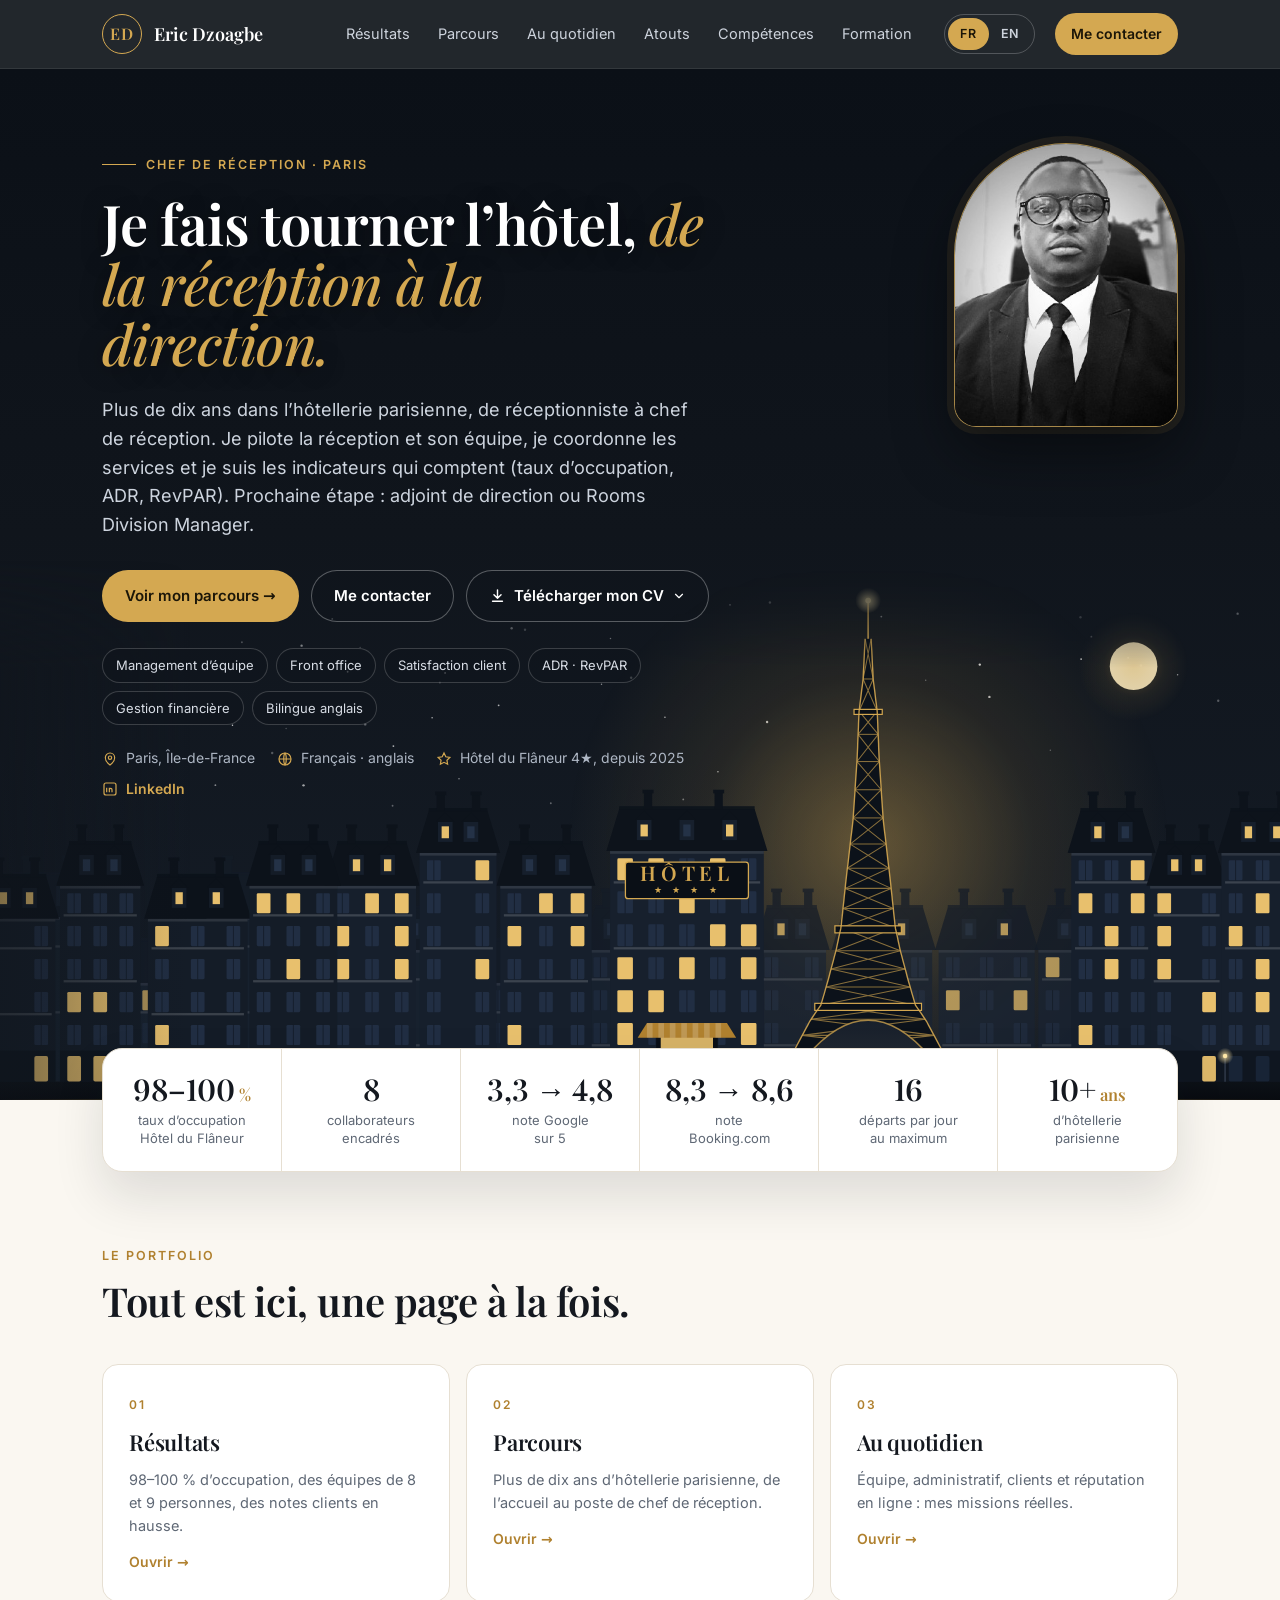
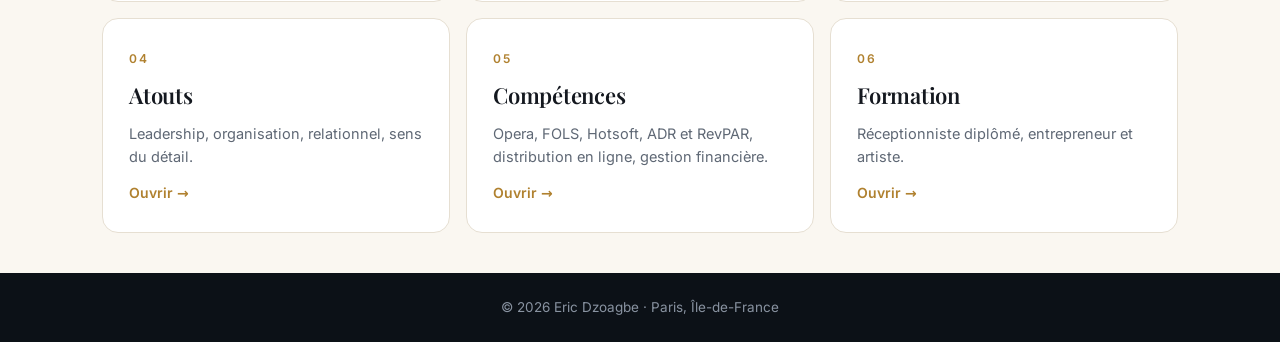
<file: index.html>
<!doctype html>
<html lang="fr">
<head>
<meta charset="utf-8">
<meta name="viewport" content="width=device-width, initial-scale=1">
<title data-en="Eric Dzoagbe · Front Office Manager">Eric Dzoagbe · Chef de réception</title>
<meta name="description" content="Eric Dzoagbe, chef de réception à Paris, plus de dix ans d’hôtellerie : management d’équipe, front office, ADR et RevPAR, satisfaction client.">
<meta property="og:type" content="website">
<meta property="og:site_name" content="Eric Dzoagbe · Portfolio">
<meta property="og:title" content="Eric Dzoagbe · Chef de réception">
<meta property="og:description" content="Eric Dzoagbe, chef de réception à Paris, plus de dix ans d’hôtellerie : management d’équipe, front office, ADR et RevPAR, satisfaction client.">
<meta property="og:url" content="https://edzoagbe.github.io/Portfolio.EricD/">
<meta property="og:image" content="https://edzoagbe.github.io/Portfolio.EricD/og-image.png">
<meta property="og:image:width" content="1200">
<meta property="og:image:height" content="627">
<meta property="og:image:alt" content="Eric Dzoagbe · Front Office Manager · Paris">
<meta property="og:locale" content="fr_FR">
<meta name="twitter:card" content="summary_large_image">
<link rel="stylesheet" href="style.css">
<link rel="icon" href="favicon.svg" type="image/svg+xml">
<link rel="icon" href="favicon-32.png" sizes="32x32" type="image/png">
<link rel="apple-touch-icon" href="apple-touch-icon.png">
</head>
<body>
<header><div class="wrap bar">
  <a class="brand" href="index.html" aria-label="Eric Dzoagbe, accueil"><span class="mono">ED</span><b>Eric Dzoagbe</b></a>
  <nav aria-label="Navigation"><a href="resultats.html" data-en="Results">Résultats</a><a href="parcours.html" data-en="Career">Parcours</a><a href="missions.html" data-en="Day to day">Au quotidien</a><a href="atouts.html" data-en="Strengths">Atouts</a><a href="competences.html" data-en="Skills">Compétences</a><a href="formation.html" data-en="Education">Formation</a><a class="only-menu" href="contact.html" data-en="Contact">Contact</a></nav>
  <div class="lang" role="group" aria-label="Langue / Language"><button type="button" data-lang="fr" aria-pressed="true">FR</button><button type="button" data-lang="en" aria-pressed="false">EN</button></div>
  <a class="cta-nav" href="contact.html" data-en="Contact me">Me contacter</a>
  <button class="menu-btn" type="button" aria-label="Menu" aria-expanded="false">☰</button>
</div></header>
<main id="top">
<section class="hero">
  <svg class="skyline" viewBox="0 -30 1600 590" preserveAspectRatio="xMaxYMax slice" aria-hidden="true" focusable="false" xmlns="http://www.w3.org/2000/svg"><defs>
 <linearGradient id="skyfill" x1="0" y1="0" x2="0" y2="1"><stop offset="0" stop-color="#171f2b"/><stop offset="1" stop-color="#2a2f35"/></linearGradient>
 <radialGradient id="glow" cx=".5" cy=".5" r=".5"><stop offset="0" stop-color="#d4a851" stop-opacity=".42"/><stop offset=".55" stop-color="#d4a851" stop-opacity=".10"/><stop offset="1" stop-color="#d4a851" stop-opacity="0"/></radialGradient>
 <radialGradient id="beacon" cx=".5" cy=".5" r=".5"><stop offset="0" stop-color="#ffe8a8" stop-opacity=".95"/><stop offset="1" stop-color="#ffe8a8" stop-opacity="0"/></radialGradient>
 <linearGradient id="fadeL" x1="0" y1="0" x2="1" y2="0"><stop offset="0" stop-color="#10151c" stop-opacity="1"/><stop offset=".5" stop-color="#10151c" stop-opacity="0"/></linearGradient>
 <linearGradient id="ground" x1="0" y1="0" x2="0" y2="1"><stop offset="0" stop-color="#0c1117"/><stop offset="1" stop-color="#080b10"/></linearGradient>
</defs><circle cx="775.1" cy="46.2" r="1.3" fill="#fff" opacity="0.28"/><circle cx="1382.0" cy="32.6" r="1.3" fill="#fff" opacity="0.28"/><circle cx="999.1" cy="19.0" r="1.0" fill="#fff" opacity="0.48"/><circle cx="673.6" cy="142.3" r="0.8" fill="#fff" opacity="0.70"/><circle cx="531.0" cy="63.6" r="1.3" fill="#fff" opacity="0.57"/><circle cx="455.5" cy="150.5" r="0.8" fill="#fff" opacity="0.79"/><circle cx="436.8" cy="216.0" r="1.0" fill="#fff" opacity="0.48"/><circle cx="1039.6" cy="147.0" r="1.3" fill="#fff" opacity="0.70"/><circle cx="600.5" cy="149.6" r="1.3" fill="#fff" opacity="0.35"/><circle cx="498.9" cy="180.9" r="1.3" fill="#fff" opacity="0.28"/><circle cx="631.3" cy="173.3" r="1.0" fill="#fff" opacity="0.68"/><circle cx="948.0" cy="231.6" r="1.0" fill="#fff" opacity="0.41"/><circle cx="1349.1" cy="177.8" r="0.8" fill="#fff" opacity="0.30"/><circle cx="746.3" cy="128.8" r="1.0" fill="#fff" opacity="0.65"/><circle cx="731.3" cy="245.2" r="0.8" fill="#fff" opacity="0.53"/><circle cx="581.3" cy="92.1" r="1.0" fill="#fff" opacity="0.48"/><circle cx="1553.7" cy="28.6" r="1.3" fill="#fff" opacity="0.57"/><circle cx="1448.1" cy="85.3" r="1.3" fill="#fff" opacity="0.44"/><circle cx="985.9" cy="201.3" r="0.8" fill="#fff" opacity="0.71"/><circle cx="1532.5" cy="123.8" r="1.3" fill="#fff" opacity="0.29"/><circle cx="1272.0" cy="84.3" r="1.3" fill="#fff" opacity="0.80"/><circle cx="1382.7" cy="78.3" r="1.0" fill="#fff" opacity="0.74"/><circle cx="803.3" cy="235.8" r="1.0" fill="#fff" opacity="0.34"/><circle cx="522.9" cy="24.1" r="1.0" fill="#fff" opacity="0.32"/><circle cx="682.1" cy="103.8" r="1.0" fill="#fff" opacity="0.29"/><circle cx="928.0" cy="141.9" r="0.8" fill="#fff" opacity="0.70"/><circle cx="1434.1" cy="76.8" r="1.0" fill="#fff" opacity="0.79"/><circle cx="1212.9" cy="101.3" r="0.8" fill="#fff" opacity="0.33"/><circle cx="595.0" cy="65.7" r="0.8" fill="#fff" opacity="0.26"/><circle cx="1393.9" cy="53.8" r="1.0" fill="#fff" opacity="0.25"/><circle cx="891.1" cy="98.6" r="1.3" fill="#fff" opacity="0.43"/><circle cx="533.1" cy="216.2" r="1.3" fill="#fff" opacity="0.61"/><circle cx="1282.5" cy="119.6" r="1.3" fill="#fff" opacity="0.69"/><circle cx="858.7" cy="105.8" r="0.8" fill="#fff" opacity="0.51"/><circle cx="868.5" cy="55.7" r="0.8" fill="#fff" opacity="0.49"/><circle cx="514.1" cy="154.2" r="0.8" fill="#fff" opacity="0.25"/><circle cx="564.5" cy="34.4" r="1.0" fill="#fff" opacity="0.59"/><circle cx="465.8" cy="59.9" r="1.0" fill="#fff" opacity="0.33"/><circle cx="687.8" cy="93.4" r="1.0" fill="#fff" opacity="0.51"/><circle cx="520.7" cy="127.1" r="1.0" fill="#fff" opacity="0.51"/><circle cx="760.5" cy="44.6" r="1.3" fill="#fff" opacity="0.44"/><circle cx="703.0" cy="208.9" r="0.8" fill="#fff" opacity="0.53"/><circle cx="630.4" cy="238.5" r="1.0" fill="#fff" opacity="0.33"/><circle cx="1042.7" cy="16.5" r="1.3" fill="#fff" opacity="0.41"/><circle cx="1164.4" cy="31.8" r="1.0" fill="#fff" opacity="0.54"/><circle cx="1488.1" cy="95.4" r="0.8" fill="#fff" opacity="0.54"/><circle cx="1440" cy="86" r="26" fill="#f6e9c4" opacity=".92"/><circle cx="1452" cy="80" r="23" fill="#10151c" opacity=".0"/><circle cx="1440" cy="86" r="60" fill="url(#glow)" opacity=".8"/><circle cx="1150" cy="280" r="330" fill="url(#glow)"/><g opacity=".72"><rect x="-20.0" y="396.0" width="102.0" height="144.0" fill="#1a2433"/><rect x="-20.0" y="396.0" width="102.0" height="3.0" fill="#ffffff" opacity=".10"/><polygon points="-24.0,396.0 86.0,396.0 72.0,350.0 -10.0,350.0" fill="#141c28"/><rect x="-10.0" y="347.0" width="82.0" height="4.0" fill="#141c28" opacity=".9"/><rect x="4.5" y="362.0" width="16.0" height="22.0" fill="#1a2433"/><polygon points="2.5,362.0 12.5,352.0 22.5,362.0" fill="#141c28"/><rect x="8.5" y="367.0" width="8.0" height="13.0" fill="#26354b" opacity=".9"/><rect x="41.5" y="362.0" width="16.0" height="22.0" fill="#1a2433"/><polygon points="39.5,362.0 49.5,352.0 59.5,362.0" fill="#141c28"/><rect x="45.5" y="367.0" width="8.0" height="13.0" fill="#26354b" opacity=".9"/><rect x="2.4" y="332.0" width="9.0" height="18.0" fill="#141c28"/><rect x="0.9" y="329.0" width="12.0" height="4.0" fill="#141c28"/><rect x="49.4" y="332.0" width="9.0" height="18.0" fill="#141c28"/><rect x="47.9" y="329.0" width="12.0" height="4.0" fill="#141c28"/><rect x="-16.0" y="427.0" width="94.0" height="2.5" fill="#ffffff" opacity=".16"/><rect x="-12.0" y="404.0" width="15.0" height="22.0" fill="#222f44" opacity=".95" rx="1.5"/><rect x="-5.0" y="404.0" width="1.0" height="22.0" fill="#0b1119" opacity=".55"/><rect x="23.5" y="404.0" width="15.0" height="22.0" fill="#222f44" opacity=".95" rx="1.5"/><rect x="30.5" y="404.0" width="1.0" height="22.0" fill="#0b1119" opacity=".55"/><rect x="59.0" y="404.0" width="15.0" height="22.0" fill="#222f44" opacity=".95" rx="1.5"/><rect x="66.0" y="404.0" width="1.0" height="22.0" fill="#0b1119" opacity=".55"/><rect x="-12.0" y="440.0" width="15.0" height="22.0" fill="#222f44" opacity=".95" rx="1.5"/><rect x="-5.0" y="440.0" width="1.0" height="22.0" fill="#0b1119" opacity=".55"/><rect x="23.5" y="440.0" width="15.0" height="22.0" fill="#222f44" opacity=".95" rx="1.5"/><rect x="30.5" y="440.0" width="1.0" height="22.0" fill="#0b1119" opacity=".55"/><rect x="59.0" y="440.0" width="15.0" height="22.0" fill="#222f44" opacity=".95" rx="1.5"/><rect x="66.0" y="440.0" width="1.0" height="22.0" fill="#0b1119" opacity=".55"/><rect x="-16.0" y="499.0" width="94.0" height="2.5" fill="#ffffff" opacity=".16"/><rect x="-12.0" y="476.0" width="15.0" height="22.0" fill="#222f44" opacity=".95" rx="1.5"/><rect x="-5.0" y="476.0" width="1.0" height="22.0" fill="#0b1119" opacity=".55"/><rect x="23.5" y="476.0" width="15.0" height="22.0" fill="#222f44" opacity=".95" rx="1.5"/><rect x="30.5" y="476.0" width="1.0" height="22.0" fill="#0b1119" opacity=".55"/><rect x="59.0" y="476.0" width="15.0" height="22.0" fill="#222f44" opacity=".95" rx="1.5"/><rect x="66.0" y="476.0" width="1.0" height="22.0" fill="#0b1119" opacity=".55"/><rect x="-12.0" y="512.0" width="15.0" height="22.0" fill="#222f44" opacity=".95" rx="1.5"/><rect x="-5.0" y="512.0" width="1.0" height="22.0" fill="#0b1119" opacity=".55"/><rect x="23.5" y="512.0" width="15.0" height="22.0" fill="#222f44" opacity=".95" rx="1.5"/><rect x="30.5" y="512.0" width="1.0" height="22.0" fill="#0b1119" opacity=".55"/><rect x="59.0" y="512.0" width="15.0" height="22.0" fill="#222f44" opacity=".95" rx="1.5"/><rect x="66.0" y="512.0" width="1.0" height="22.0" fill="#0b1119" opacity=".55"/></g><g opacity=".72"><rect x="87.0" y="360.0" width="114.0" height="180.0" fill="#1a2433"/><rect x="87.0" y="360.0" width="114.0" height="3.0" fill="#ffffff" opacity=".10"/><polygon points="83.0,360.0 205.0,360.0 191.0,314.0 97.0,314.0" fill="#141c28"/><rect x="97.0" y="311.0" width="94.0" height="4.0" fill="#141c28" opacity=".9"/><rect x="114.5" y="326.0" width="16.0" height="22.0" fill="#1a2433"/><polygon points="112.5,326.0 122.5,316.0 132.5,326.0" fill="#141c28"/><rect x="118.5" y="331.0" width="8.0" height="13.0" fill="#26354b" opacity=".9"/><rect x="157.5" y="326.0" width="16.0" height="22.0" fill="#1a2433"/><polygon points="155.5,326.0 165.5,316.0 175.5,326.0" fill="#141c28"/><rect x="161.5" y="331.0" width="8.0" height="13.0" fill="#26354b" opacity=".9"/><rect x="112.1" y="296.0" width="9.0" height="18.0" fill="#141c28"/><rect x="110.6" y="293.0" width="12.0" height="4.0" fill="#141c28"/><rect x="164.5" y="296.0" width="9.0" height="18.0" fill="#141c28"/><rect x="163.0" y="293.0" width="12.0" height="4.0" fill="#141c28"/><rect x="91.0" y="391.0" width="106.0" height="2.5" fill="#ffffff" opacity=".16"/><rect x="95.0" y="368.0" width="15.0" height="22.0" fill="#222f44" opacity=".95" rx="1.5"/><rect x="102.0" y="368.0" width="1.0" height="22.0" fill="#0b1119" opacity=".55"/><rect x="122.7" y="368.0" width="15.0" height="22.0" fill="#222f44" opacity=".95" rx="1.5"/><rect x="129.7" y="368.0" width="1.0" height="22.0" fill="#0b1119" opacity=".55"/><rect x="150.3" y="368.0" width="15.0" height="22.0" fill="#222f44" opacity=".95" rx="1.5"/><rect x="157.3" y="368.0" width="1.0" height="22.0" fill="#0b1119" opacity=".55"/><rect x="178.0" y="368.0" width="15.0" height="22.0" fill="#222f44" opacity=".95" rx="1.5"/><rect x="185.0" y="368.0" width="1.0" height="22.0" fill="#0b1119" opacity=".55"/><rect x="95.0" y="404.0" width="15.0" height="22.0" fill="#222f44" opacity=".95" rx="1.5"/><rect x="102.0" y="404.0" width="1.0" height="22.0" fill="#0b1119" opacity=".55"/><rect x="122.7" y="404.0" width="15.0" height="22.0" fill="#222f44" opacity=".95" rx="1.5"/><rect x="129.7" y="404.0" width="1.0" height="22.0" fill="#0b1119" opacity=".55"/><rect x="150.3" y="404.0" width="15.0" height="22.0" fill="#222f44" opacity=".95" rx="1.5"/><rect x="157.3" y="404.0" width="1.0" height="22.0" fill="#0b1119" opacity=".55"/><rect x="178.0" y="404.0" width="15.0" height="22.0" fill="#222f44" opacity=".95" rx="1.5"/><rect x="185.0" y="404.0" width="1.0" height="22.0" fill="#0b1119" opacity=".55"/><rect x="91.0" y="463.0" width="106.0" height="2.5" fill="#ffffff" opacity=".16"/><rect x="95.0" y="440.0" width="15.0" height="22.0" fill="#222f44" opacity=".95" rx="1.5"/><rect x="102.0" y="440.0" width="1.0" height="22.0" fill="#0b1119" opacity=".55"/><rect x="122.7" y="440.0" width="15.0" height="22.0" fill="#222f44" opacity=".95" rx="1.5"/><rect x="129.7" y="440.0" width="1.0" height="22.0" fill="#0b1119" opacity=".55"/><rect x="150.3" y="440.0" width="15.0" height="22.0" fill="#222f44" opacity=".95" rx="1.5"/><rect x="157.3" y="440.0" width="1.0" height="22.0" fill="#0b1119" opacity=".55"/><rect x="178.0" y="440.0" width="15.0" height="22.0" fill="#222f44" opacity=".95" rx="1.5"/><rect x="185.0" y="440.0" width="1.0" height="22.0" fill="#0b1119" opacity=".55"/><rect x="95.0" y="476.0" width="15.0" height="22.0" fill="#222f44" opacity=".95" rx="1.5"/><rect x="102.0" y="476.0" width="1.0" height="22.0" fill="#0b1119" opacity=".55"/><rect x="122.7" y="476.0" width="15.0" height="22.0" fill="#222f44" opacity=".95" rx="1.5"/><rect x="129.7" y="476.0" width="1.0" height="22.0" fill="#0b1119" opacity=".55"/><rect x="150.3" y="476.0" width="15.0" height="22.0" fill="#f3c971" opacity=".95" rx="1.5"/><rect x="178.0" y="476.0" width="15.0" height="22.0" fill="#222f44" opacity=".95" rx="1.5"/><rect x="185.0" y="476.0" width="1.0" height="22.0" fill="#0b1119" opacity=".55"/><rect x="95.0" y="512.0" width="15.0" height="22.0" fill="#222f44" opacity=".95" rx="1.5"/><rect x="102.0" y="512.0" width="1.0" height="22.0" fill="#0b1119" opacity=".55"/><rect x="122.7" y="512.0" width="15.0" height="22.0" fill="#222f44" opacity=".95" rx="1.5"/><rect x="129.7" y="512.0" width="1.0" height="22.0" fill="#0b1119" opacity=".55"/><rect x="150.3" y="512.0" width="15.0" height="22.0" fill="#222f44" opacity=".95" rx="1.5"/><rect x="157.3" y="512.0" width="1.0" height="22.0" fill="#0b1119" opacity=".55"/><rect x="178.0" y="512.0" width="15.0" height="22.0" fill="#222f44" opacity=".95" rx="1.5"/><rect x="185.0" y="512.0" width="1.0" height="22.0" fill="#0b1119" opacity=".55"/></g><g opacity=".72"><rect x="205.0" y="360.0" width="97.0" height="180.0" fill="#1a2433"/><rect x="205.0" y="360.0" width="97.0" height="3.0" fill="#ffffff" opacity=".10"/><polygon points="201.0,360.0 306.0,360.0 292.0,314.0 215.0,314.0" fill="#141c28"/><rect x="215.0" y="311.0" width="77.0" height="4.0" fill="#141c28" opacity=".9"/><rect x="228.2" y="326.0" width="16.0" height="22.0" fill="#1a2433"/><polygon points="226.2,326.0 236.2,316.0 246.2,326.0" fill="#141c28"/><rect x="232.2" y="331.0" width="8.0" height="13.0" fill="#f3c971" opacity=".95"/><rect x="262.8" y="326.0" width="16.0" height="22.0" fill="#1a2433"/><polygon points="260.8,326.0 270.8,316.0 280.8,326.0" fill="#141c28"/><rect x="266.8" y="331.0" width="8.0" height="13.0" fill="#26354b" opacity=".9"/><rect x="226.3" y="296.0" width="9.0" height="18.0" fill="#141c28"/><rect x="224.8" y="293.0" width="12.0" height="4.0" fill="#141c28"/><rect x="271.0" y="296.0" width="9.0" height="18.0" fill="#141c28"/><rect x="269.5" y="293.0" width="12.0" height="4.0" fill="#141c28"/><rect x="209.0" y="391.0" width="89.0" height="2.5" fill="#ffffff" opacity=".16"/><rect x="213.0" y="368.0" width="15.0" height="22.0" fill="#222f44" opacity=".95" rx="1.5"/><rect x="220.0" y="368.0" width="1.0" height="22.0" fill="#0b1119" opacity=".55"/><rect x="246.0" y="368.0" width="15.0" height="22.0" fill="#222f44" opacity=".95" rx="1.5"/><rect x="253.0" y="368.0" width="1.0" height="22.0" fill="#0b1119" opacity=".55"/><rect x="279.0" y="368.0" width="15.0" height="22.0" fill="#222f44" opacity=".95" rx="1.5"/><rect x="286.0" y="368.0" width="1.0" height="22.0" fill="#0b1119" opacity=".55"/><rect x="213.0" y="404.0" width="15.0" height="22.0" fill="#222f44" opacity=".95" rx="1.5"/><rect x="220.0" y="404.0" width="1.0" height="22.0" fill="#0b1119" opacity=".55"/><rect x="246.0" y="404.0" width="15.0" height="22.0" fill="#222f44" opacity=".95" rx="1.5"/><rect x="253.0" y="404.0" width="1.0" height="22.0" fill="#0b1119" opacity=".55"/><rect x="279.0" y="404.0" width="15.0" height="22.0" fill="#222f44" opacity=".95" rx="1.5"/><rect x="286.0" y="404.0" width="1.0" height="22.0" fill="#0b1119" opacity=".55"/><rect x="209.0" y="463.0" width="89.0" height="2.5" fill="#ffffff" opacity=".16"/><rect x="213.0" y="440.0" width="15.0" height="22.0" fill="#222f44" opacity=".95" rx="1.5"/><rect x="220.0" y="440.0" width="1.0" height="22.0" fill="#0b1119" opacity=".55"/><rect x="246.0" y="440.0" width="15.0" height="22.0" fill="#222f44" opacity=".95" rx="1.5"/><rect x="253.0" y="440.0" width="1.0" height="22.0" fill="#0b1119" opacity=".55"/><rect x="279.0" y="440.0" width="15.0" height="22.0" fill="#222f44" opacity=".95" rx="1.5"/><rect x="286.0" y="440.0" width="1.0" height="22.0" fill="#0b1119" opacity=".55"/><rect x="213.0" y="476.0" width="15.0" height="22.0" fill="#222f44" opacity=".95" rx="1.5"/><rect x="220.0" y="476.0" width="1.0" height="22.0" fill="#0b1119" opacity=".55"/><rect x="246.0" y="476.0" width="15.0" height="22.0" fill="#222f44" opacity=".95" rx="1.5"/><rect x="253.0" y="476.0" width="1.0" height="22.0" fill="#0b1119" opacity=".55"/><rect x="279.0" y="476.0" width="15.0" height="22.0" fill="#222f44" opacity=".95" rx="1.5"/><rect x="286.0" y="476.0" width="1.0" height="22.0" fill="#0b1119" opacity=".55"/><rect x="213.0" y="512.0" width="15.0" height="22.0" fill="#222f44" opacity=".95" rx="1.5"/><rect x="220.0" y="512.0" width="1.0" height="22.0" fill="#0b1119" opacity=".55"/><rect x="246.0" y="512.0" width="15.0" height="22.0" fill="#222f44" opacity=".95" rx="1.5"/><rect x="253.0" y="512.0" width="1.0" height="22.0" fill="#0b1119" opacity=".55"/><rect x="279.0" y="512.0" width="15.0" height="22.0" fill="#222f44" opacity=".95" rx="1.5"/><rect x="286.0" y="512.0" width="1.0" height="22.0" fill="#0b1119" opacity=".55"/></g><g opacity=".72"><rect x="312.0" y="432.0" width="105.0" height="108.0" fill="#1a2433"/><rect x="312.0" y="432.0" width="105.0" height="3.0" fill="#ffffff" opacity=".10"/><polygon points="308.0,432.0 421.0,432.0 407.0,386.0 322.0,386.0" fill="#141c28"/><rect x="322.0" y="383.0" width="85.0" height="4.0" fill="#141c28" opacity=".9"/><rect x="337.2" y="398.0" width="16.0" height="22.0" fill="#1a2433"/><polygon points="335.2,398.0 345.2,388.0 355.2,398.0" fill="#141c28"/><rect x="341.2" y="403.0" width="8.0" height="13.0" fill="#f3c971" opacity=".95"/><rect x="375.8" y="398.0" width="16.0" height="22.0" fill="#1a2433"/><polygon points="373.8,398.0 383.8,388.0 393.8,398.0" fill="#141c28"/><rect x="379.8" y="403.0" width="8.0" height="13.0" fill="#26354b" opacity=".9"/><rect x="335.1" y="368.0" width="9.0" height="18.0" fill="#141c28"/><rect x="333.6" y="365.0" width="12.0" height="4.0" fill="#141c28"/><rect x="383.4" y="368.0" width="9.0" height="18.0" fill="#141c28"/><rect x="381.9" y="365.0" width="12.0" height="4.0" fill="#141c28"/><rect x="316.0" y="463.0" width="97.0" height="2.5" fill="#ffffff" opacity=".16"/><rect x="320.0" y="440.0" width="15.0" height="22.0" fill="#222f44" opacity=".95" rx="1.5"/><rect x="327.0" y="440.0" width="1.0" height="22.0" fill="#0b1119" opacity=".55"/><rect x="357.0" y="440.0" width="15.0" height="22.0" fill="#f3c971" opacity=".95" rx="1.5"/><rect x="394.0" y="440.0" width="15.0" height="22.0" fill="#222f44" opacity=".95" rx="1.5"/><rect x="401.0" y="440.0" width="1.0" height="22.0" fill="#0b1119" opacity=".55"/><rect x="320.0" y="476.0" width="15.0" height="22.0" fill="#222f44" opacity=".95" rx="1.5"/><rect x="327.0" y="476.0" width="1.0" height="22.0" fill="#0b1119" opacity=".55"/><rect x="357.0" y="476.0" width="15.0" height="22.0" fill="#222f44" opacity=".95" rx="1.5"/><rect x="364.0" y="476.0" width="1.0" height="22.0" fill="#0b1119" opacity=".55"/><rect x="394.0" y="476.0" width="15.0" height="22.0" fill="#222f44" opacity=".95" rx="1.5"/><rect x="401.0" y="476.0" width="1.0" height="22.0" fill="#0b1119" opacity=".55"/><rect x="316.0" y="535.0" width="97.0" height="2.5" fill="#ffffff" opacity=".16"/><rect x="320.0" y="512.0" width="15.0" height="22.0" fill="#222f44" opacity=".95" rx="1.5"/><rect x="327.0" y="512.0" width="1.0" height="22.0" fill="#0b1119" opacity=".55"/><rect x="357.0" y="512.0" width="15.0" height="22.0" fill="#f3c971" opacity=".95" rx="1.5"/><rect x="394.0" y="512.0" width="15.0" height="22.0" fill="#222f44" opacity=".95" rx="1.5"/><rect x="401.0" y="512.0" width="1.0" height="22.0" fill="#0b1119" opacity=".55"/></g><g opacity=".72"><rect x="427.0" y="360.0" width="85.0" height="180.0" fill="#1a2433"/><rect x="427.0" y="360.0" width="85.0" height="3.0" fill="#ffffff" opacity=".10"/><polygon points="423.0,360.0 516.0,360.0 502.0,314.0 437.0,314.0" fill="#141c28"/><rect x="437.0" y="311.0" width="65.0" height="4.0" fill="#141c28" opacity=".9"/><rect x="447.2" y="326.0" width="16.0" height="22.0" fill="#1a2433"/><polygon points="445.2,326.0 455.2,316.0 465.2,326.0" fill="#141c28"/><rect x="451.2" y="331.0" width="8.0" height="13.0" fill="#f3c971" opacity=".95"/><rect x="475.8" y="326.0" width="16.0" height="22.0" fill="#1a2433"/><polygon points="473.8,326.0 483.8,316.0 493.8,326.0" fill="#141c28"/><rect x="479.8" y="331.0" width="8.0" height="13.0" fill="#26354b" opacity=".9"/><rect x="445.7" y="296.0" width="9.0" height="18.0" fill="#141c28"/><rect x="444.2" y="293.0" width="12.0" height="4.0" fill="#141c28"/><rect x="484.8" y="296.0" width="9.0" height="18.0" fill="#141c28"/><rect x="483.3" y="293.0" width="12.0" height="4.0" fill="#141c28"/><rect x="431.0" y="391.0" width="77.0" height="2.5" fill="#ffffff" opacity=".16"/><rect x="435.0" y="368.0" width="15.0" height="22.0" fill="#222f44" opacity=".95" rx="1.5"/><rect x="442.0" y="368.0" width="1.0" height="22.0" fill="#0b1119" opacity=".55"/><rect x="489.0" y="368.0" width="15.0" height="22.0" fill="#f3c971" opacity=".95" rx="1.5"/><rect x="435.0" y="404.0" width="15.0" height="22.0" fill="#222f44" opacity=".95" rx="1.5"/><rect x="442.0" y="404.0" width="1.0" height="22.0" fill="#0b1119" opacity=".55"/><rect x="489.0" y="404.0" width="15.0" height="22.0" fill="#222f44" opacity=".95" rx="1.5"/><rect x="496.0" y="404.0" width="1.0" height="22.0" fill="#0b1119" opacity=".55"/><rect x="431.0" y="463.0" width="77.0" height="2.5" fill="#ffffff" opacity=".16"/><rect x="435.0" y="440.0" width="15.0" height="22.0" fill="#222f44" opacity=".95" rx="1.5"/><rect x="442.0" y="440.0" width="1.0" height="22.0" fill="#0b1119" opacity=".55"/><rect x="489.0" y="440.0" width="15.0" height="22.0" fill="#222f44" opacity=".95" rx="1.5"/><rect x="496.0" y="440.0" width="1.0" height="22.0" fill="#0b1119" opacity=".55"/><rect x="435.0" y="476.0" width="15.0" height="22.0" fill="#222f44" opacity=".95" rx="1.5"/><rect x="442.0" y="476.0" width="1.0" height="22.0" fill="#0b1119" opacity=".55"/><rect x="489.0" y="476.0" width="15.0" height="22.0" fill="#222f44" opacity=".95" rx="1.5"/><rect x="496.0" y="476.0" width="1.0" height="22.0" fill="#0b1119" opacity=".55"/><rect x="435.0" y="512.0" width="15.0" height="22.0" fill="#222f44" opacity=".95" rx="1.5"/><rect x="442.0" y="512.0" width="1.0" height="22.0" fill="#0b1119" opacity=".55"/><rect x="489.0" y="512.0" width="15.0" height="22.0" fill="#222f44" opacity=".95" rx="1.5"/><rect x="496.0" y="512.0" width="1.0" height="22.0" fill="#0b1119" opacity=".55"/></g><g opacity=".72"><rect x="516.0" y="360.0" width="103.0" height="180.0" fill="#1a2433"/><rect x="516.0" y="360.0" width="103.0" height="3.0" fill="#ffffff" opacity=".10"/><polygon points="512.0,360.0 623.0,360.0 609.0,314.0 526.0,314.0" fill="#141c28"/><rect x="526.0" y="311.0" width="83.0" height="4.0" fill="#141c28" opacity=".9"/><rect x="540.8" y="326.0" width="16.0" height="22.0" fill="#1a2433"/><polygon points="538.8,326.0 548.8,316.0 558.8,326.0" fill="#141c28"/><rect x="544.8" y="331.0" width="8.0" height="13.0" fill="#f3c971" opacity=".95"/><rect x="578.2" y="326.0" width="16.0" height="22.0" fill="#1a2433"/><polygon points="576.2,326.0 586.2,316.0 596.2,326.0" fill="#141c28"/><rect x="582.2" y="331.0" width="8.0" height="13.0" fill="#26354b" opacity=".9"/><rect x="538.7" y="296.0" width="9.0" height="18.0" fill="#141c28"/><rect x="537.2" y="293.0" width="12.0" height="4.0" fill="#141c28"/><rect x="586.0" y="296.0" width="9.0" height="18.0" fill="#141c28"/><rect x="584.5" y="293.0" width="12.0" height="4.0" fill="#141c28"/><rect x="520.0" y="391.0" width="95.0" height="2.5" fill="#ffffff" opacity=".16"/><rect x="524.0" y="368.0" width="15.0" height="22.0" fill="#222f44" opacity=".95" rx="1.5"/><rect x="531.0" y="368.0" width="1.0" height="22.0" fill="#0b1119" opacity=".55"/><rect x="560.0" y="368.0" width="15.0" height="22.0" fill="#f3c971" opacity=".95" rx="1.5"/><rect x="596.0" y="368.0" width="15.0" height="22.0" fill="#222f44" opacity=".95" rx="1.5"/><rect x="603.0" y="368.0" width="1.0" height="22.0" fill="#0b1119" opacity=".55"/><rect x="524.0" y="404.0" width="15.0" height="22.0" fill="#222f44" opacity=".95" rx="1.5"/><rect x="531.0" y="404.0" width="1.0" height="22.0" fill="#0b1119" opacity=".55"/><rect x="560.0" y="404.0" width="15.0" height="22.0" fill="#222f44" opacity=".95" rx="1.5"/><rect x="567.0" y="404.0" width="1.0" height="22.0" fill="#0b1119" opacity=".55"/><rect x="596.0" y="404.0" width="15.0" height="22.0" fill="#222f44" opacity=".95" rx="1.5"/><rect x="603.0" y="404.0" width="1.0" height="22.0" fill="#0b1119" opacity=".55"/><rect x="520.0" y="463.0" width="95.0" height="2.5" fill="#ffffff" opacity=".16"/><rect x="524.0" y="440.0" width="15.0" height="22.0" fill="#222f44" opacity=".95" rx="1.5"/><rect x="531.0" y="440.0" width="1.0" height="22.0" fill="#0b1119" opacity=".55"/><rect x="560.0" y="440.0" width="15.0" height="22.0" fill="#222f44" opacity=".95" rx="1.5"/><rect x="567.0" y="440.0" width="1.0" height="22.0" fill="#0b1119" opacity=".55"/><rect x="596.0" y="440.0" width="15.0" height="22.0" fill="#222f44" opacity=".95" rx="1.5"/><rect x="603.0" y="440.0" width="1.0" height="22.0" fill="#0b1119" opacity=".55"/><rect x="524.0" y="476.0" width="15.0" height="22.0" fill="#222f44" opacity=".95" rx="1.5"/><rect x="531.0" y="476.0" width="1.0" height="22.0" fill="#0b1119" opacity=".55"/><rect x="560.0" y="476.0" width="15.0" height="22.0" fill="#222f44" opacity=".95" rx="1.5"/><rect x="567.0" y="476.0" width="1.0" height="22.0" fill="#0b1119" opacity=".55"/><rect x="596.0" y="476.0" width="15.0" height="22.0" fill="#f3c971" opacity=".95" rx="1.5"/><rect x="524.0" y="512.0" width="15.0" height="22.0" fill="#222f44" opacity=".95" rx="1.5"/><rect x="531.0" y="512.0" width="1.0" height="22.0" fill="#0b1119" opacity=".55"/><rect x="560.0" y="512.0" width="15.0" height="22.0" fill="#222f44" opacity=".95" rx="1.5"/><rect x="567.0" y="512.0" width="1.0" height="22.0" fill="#0b1119" opacity=".55"/><rect x="596.0" y="512.0" width="15.0" height="22.0" fill="#222f44" opacity=".95" rx="1.5"/><rect x="603.0" y="512.0" width="1.0" height="22.0" fill="#0b1119" opacity=".55"/></g><g opacity=".72"><rect x="622.0" y="396.0" width="102.0" height="144.0" fill="#1a2433"/><rect x="622.0" y="396.0" width="102.0" height="3.0" fill="#ffffff" opacity=".10"/><polygon points="618.0,396.0 728.0,396.0 714.0,350.0 632.0,350.0" fill="#141c28"/><rect x="632.0" y="347.0" width="82.0" height="4.0" fill="#141c28" opacity=".9"/><rect x="646.5" y="362.0" width="16.0" height="22.0" fill="#1a2433"/><polygon points="644.5,362.0 654.5,352.0 664.5,362.0" fill="#141c28"/><rect x="650.5" y="367.0" width="8.0" height="13.0" fill="#26354b" opacity=".9"/><rect x="683.5" y="362.0" width="16.0" height="22.0" fill="#1a2433"/><polygon points="681.5,362.0 691.5,352.0 701.5,362.0" fill="#141c28"/><rect x="687.5" y="367.0" width="8.0" height="13.0" fill="#26354b" opacity=".9"/><rect x="644.4" y="332.0" width="9.0" height="18.0" fill="#141c28"/><rect x="642.9" y="329.0" width="12.0" height="4.0" fill="#141c28"/><rect x="691.4" y="332.0" width="9.0" height="18.0" fill="#141c28"/><rect x="689.9" y="329.0" width="12.0" height="4.0" fill="#141c28"/><rect x="626.0" y="427.0" width="94.0" height="2.5" fill="#ffffff" opacity=".16"/><rect x="630.0" y="404.0" width="15.0" height="22.0" fill="#222f44" opacity=".95" rx="1.5"/><rect x="637.0" y="404.0" width="1.0" height="22.0" fill="#0b1119" opacity=".55"/><rect x="665.5" y="404.0" width="15.0" height="22.0" fill="#222f44" opacity=".95" rx="1.5"/><rect x="672.5" y="404.0" width="1.0" height="22.0" fill="#0b1119" opacity=".55"/><rect x="701.0" y="404.0" width="15.0" height="22.0" fill="#222f44" opacity=".95" rx="1.5"/><rect x="708.0" y="404.0" width="1.0" height="22.0" fill="#0b1119" opacity=".55"/><rect x="630.0" y="440.0" width="15.0" height="22.0" fill="#222f44" opacity=".95" rx="1.5"/><rect x="637.0" y="440.0" width="1.0" height="22.0" fill="#0b1119" opacity=".55"/><rect x="665.5" y="440.0" width="15.0" height="22.0" fill="#222f44" opacity=".95" rx="1.5"/><rect x="672.5" y="440.0" width="1.0" height="22.0" fill="#0b1119" opacity=".55"/><rect x="701.0" y="440.0" width="15.0" height="22.0" fill="#222f44" opacity=".95" rx="1.5"/><rect x="708.0" y="440.0" width="1.0" height="22.0" fill="#0b1119" opacity=".55"/><rect x="626.0" y="499.0" width="94.0" height="2.5" fill="#ffffff" opacity=".16"/><rect x="630.0" y="476.0" width="15.0" height="22.0" fill="#222f44" opacity=".95" rx="1.5"/><rect x="637.0" y="476.0" width="1.0" height="22.0" fill="#0b1119" opacity=".55"/><rect x="665.5" y="476.0" width="15.0" height="22.0" fill="#222f44" opacity=".95" rx="1.5"/><rect x="672.5" y="476.0" width="1.0" height="22.0" fill="#0b1119" opacity=".55"/><rect x="701.0" y="476.0" width="15.0" height="22.0" fill="#222f44" opacity=".95" rx="1.5"/><rect x="708.0" y="476.0" width="1.0" height="22.0" fill="#0b1119" opacity=".55"/><rect x="630.0" y="512.0" width="15.0" height="22.0" fill="#222f44" opacity=".95" rx="1.5"/><rect x="637.0" y="512.0" width="1.0" height="22.0" fill="#0b1119" opacity=".55"/><rect x="665.5" y="512.0" width="15.0" height="22.0" fill="#222f44" opacity=".95" rx="1.5"/><rect x="672.5" y="512.0" width="1.0" height="22.0" fill="#0b1119" opacity=".55"/><rect x="701.0" y="512.0" width="15.0" height="22.0" fill="#222f44" opacity=".95" rx="1.5"/><rect x="708.0" y="512.0" width="1.0" height="22.0" fill="#0b1119" opacity=".55"/></g><g opacity=".72"><rect x="730.0" y="432.0" width="105.0" height="108.0" fill="#1a2433"/><rect x="730.0" y="432.0" width="105.0" height="3.0" fill="#ffffff" opacity=".10"/><polygon points="726.0,432.0 839.0,432.0 825.0,386.0 740.0,386.0" fill="#141c28"/><rect x="740.0" y="383.0" width="85.0" height="4.0" fill="#141c28" opacity=".9"/><rect x="755.2" y="398.0" width="16.0" height="22.0" fill="#1a2433"/><polygon points="753.2,398.0 763.2,388.0 773.2,398.0" fill="#141c28"/><rect x="759.2" y="403.0" width="8.0" height="13.0" fill="#26354b" opacity=".9"/><rect x="793.8" y="398.0" width="16.0" height="22.0" fill="#1a2433"/><polygon points="791.8,398.0 801.8,388.0 811.8,398.0" fill="#141c28"/><rect x="797.8" y="403.0" width="8.0" height="13.0" fill="#f3c971" opacity=".95"/><rect x="753.1" y="368.0" width="9.0" height="18.0" fill="#141c28"/><rect x="751.6" y="365.0" width="12.0" height="4.0" fill="#141c28"/><rect x="801.4" y="368.0" width="9.0" height="18.0" fill="#141c28"/><rect x="799.9" y="365.0" width="12.0" height="4.0" fill="#141c28"/><rect x="734.0" y="463.0" width="97.0" height="2.5" fill="#ffffff" opacity=".16"/><rect x="738.0" y="440.0" width="15.0" height="22.0" fill="#222f44" opacity=".95" rx="1.5"/><rect x="745.0" y="440.0" width="1.0" height="22.0" fill="#0b1119" opacity=".55"/><rect x="775.0" y="440.0" width="15.0" height="22.0" fill="#222f44" opacity=".95" rx="1.5"/><rect x="782.0" y="440.0" width="1.0" height="22.0" fill="#0b1119" opacity=".55"/><rect x="812.0" y="440.0" width="15.0" height="22.0" fill="#f3c971" opacity=".95" rx="1.5"/><rect x="738.0" y="476.0" width="15.0" height="22.0" fill="#222f44" opacity=".95" rx="1.5"/><rect x="745.0" y="476.0" width="1.0" height="22.0" fill="#0b1119" opacity=".55"/><rect x="775.0" y="476.0" width="15.0" height="22.0" fill="#f3c971" opacity=".95" rx="1.5"/><rect x="812.0" y="476.0" width="15.0" height="22.0" fill="#222f44" opacity=".95" rx="1.5"/><rect x="819.0" y="476.0" width="1.0" height="22.0" fill="#0b1119" opacity=".55"/><rect x="734.0" y="535.0" width="97.0" height="2.5" fill="#ffffff" opacity=".16"/><rect x="738.0" y="512.0" width="15.0" height="22.0" fill="#222f44" opacity=".95" rx="1.5"/><rect x="745.0" y="512.0" width="1.0" height="22.0" fill="#0b1119" opacity=".55"/><rect x="775.0" y="512.0" width="15.0" height="22.0" fill="#222f44" opacity=".95" rx="1.5"/><rect x="782.0" y="512.0" width="1.0" height="22.0" fill="#0b1119" opacity=".55"/><rect x="812.0" y="512.0" width="15.0" height="22.0" fill="#222f44" opacity=".95" rx="1.5"/><rect x="819.0" y="512.0" width="1.0" height="22.0" fill="#0b1119" opacity=".55"/></g><g opacity=".72"><rect x="842.0" y="396.0" width="79.0" height="144.0" fill="#1a2433"/><rect x="842.0" y="396.0" width="79.0" height="3.0" fill="#ffffff" opacity=".10"/><polygon points="838.0,396.0 925.0,396.0 911.0,350.0 852.0,350.0" fill="#141c28"/><rect x="852.0" y="347.0" width="59.0" height="4.0" fill="#141c28" opacity=".9"/><rect x="860.8" y="362.0" width="16.0" height="22.0" fill="#1a2433"/><polygon points="858.8,362.0 868.8,352.0 878.8,362.0" fill="#141c28"/><rect x="864.8" y="367.0" width="8.0" height="13.0" fill="#26354b" opacity=".9"/><rect x="886.2" y="362.0" width="16.0" height="22.0" fill="#1a2433"/><polygon points="884.2,362.0 894.2,352.0 904.2,362.0" fill="#141c28"/><rect x="890.2" y="367.0" width="8.0" height="13.0" fill="#26354b" opacity=".9"/><rect x="859.4" y="332.0" width="9.0" height="18.0" fill="#141c28"/><rect x="857.9" y="329.0" width="12.0" height="4.0" fill="#141c28"/><rect x="895.7" y="332.0" width="9.0" height="18.0" fill="#141c28"/><rect x="894.2" y="329.0" width="12.0" height="4.0" fill="#141c28"/><rect x="846.0" y="427.0" width="71.0" height="2.5" fill="#ffffff" opacity=".16"/><rect x="850.0" y="404.0" width="15.0" height="22.0" fill="#222f44" opacity=".95" rx="1.5"/><rect x="857.0" y="404.0" width="1.0" height="22.0" fill="#0b1119" opacity=".55"/><rect x="898.0" y="404.0" width="15.0" height="22.0" fill="#222f44" opacity=".95" rx="1.5"/><rect x="905.0" y="404.0" width="1.0" height="22.0" fill="#0b1119" opacity=".55"/><rect x="850.0" y="440.0" width="15.0" height="22.0" fill="#222f44" opacity=".95" rx="1.5"/><rect x="857.0" y="440.0" width="1.0" height="22.0" fill="#0b1119" opacity=".55"/><rect x="898.0" y="440.0" width="15.0" height="22.0" fill="#222f44" opacity=".95" rx="1.5"/><rect x="905.0" y="440.0" width="1.0" height="22.0" fill="#0b1119" opacity=".55"/><rect x="846.0" y="499.0" width="71.0" height="2.5" fill="#ffffff" opacity=".16"/><rect x="850.0" y="476.0" width="15.0" height="22.0" fill="#222f44" opacity=".95" rx="1.5"/><rect x="857.0" y="476.0" width="1.0" height="22.0" fill="#0b1119" opacity=".55"/><rect x="898.0" y="476.0" width="15.0" height="22.0" fill="#222f44" opacity=".95" rx="1.5"/><rect x="905.0" y="476.0" width="1.0" height="22.0" fill="#0b1119" opacity=".55"/><rect x="850.0" y="512.0" width="15.0" height="22.0" fill="#222f44" opacity=".95" rx="1.5"/><rect x="857.0" y="512.0" width="1.0" height="22.0" fill="#0b1119" opacity=".55"/><rect x="898.0" y="512.0" width="15.0" height="22.0" fill="#222f44" opacity=".95" rx="1.5"/><rect x="905.0" y="512.0" width="1.0" height="22.0" fill="#0b1119" opacity=".55"/></g><g opacity=".72"><rect x="931.0" y="396.0" width="95.0" height="144.0" fill="#1a2433"/><rect x="931.0" y="396.0" width="95.0" height="3.0" fill="#ffffff" opacity=".10"/><polygon points="927.0,396.0 1030.0,396.0 1016.0,350.0 941.0,350.0" fill="#141c28"/><rect x="941.0" y="347.0" width="75.0" height="4.0" fill="#141c28" opacity=".9"/><rect x="953.8" y="362.0" width="16.0" height="22.0" fill="#1a2433"/><polygon points="951.8,362.0 961.8,352.0 971.8,362.0" fill="#141c28"/><rect x="957.8" y="367.0" width="8.0" height="13.0" fill="#26354b" opacity=".9"/><rect x="987.2" y="362.0" width="16.0" height="22.0" fill="#1a2433"/><polygon points="985.2,362.0 995.2,352.0 1005.2,362.0" fill="#141c28"/><rect x="991.2" y="367.0" width="8.0" height="13.0" fill="#f3c971" opacity=".95"/><rect x="951.9" y="332.0" width="9.0" height="18.0" fill="#141c28"/><rect x="950.4" y="329.0" width="12.0" height="4.0" fill="#141c28"/><rect x="995.6" y="332.0" width="9.0" height="18.0" fill="#141c28"/><rect x="994.1" y="329.0" width="12.0" height="4.0" fill="#141c28"/><rect x="935.0" y="427.0" width="87.0" height="2.5" fill="#ffffff" opacity=".16"/><rect x="939.0" y="404.0" width="15.0" height="22.0" fill="#f3c971" opacity=".95" rx="1.5"/><rect x="971.0" y="404.0" width="15.0" height="22.0" fill="#222f44" opacity=".95" rx="1.5"/><rect x="978.0" y="404.0" width="1.0" height="22.0" fill="#0b1119" opacity=".55"/><rect x="1003.0" y="404.0" width="15.0" height="22.0" fill="#222f44" opacity=".95" rx="1.5"/><rect x="1010.0" y="404.0" width="1.0" height="22.0" fill="#0b1119" opacity=".55"/><rect x="939.0" y="440.0" width="15.0" height="22.0" fill="#222f44" opacity=".95" rx="1.5"/><rect x="946.0" y="440.0" width="1.0" height="22.0" fill="#0b1119" opacity=".55"/><rect x="971.0" y="440.0" width="15.0" height="22.0" fill="#222f44" opacity=".95" rx="1.5"/><rect x="978.0" y="440.0" width="1.0" height="22.0" fill="#0b1119" opacity=".55"/><rect x="1003.0" y="440.0" width="15.0" height="22.0" fill="#222f44" opacity=".95" rx="1.5"/><rect x="1010.0" y="440.0" width="1.0" height="22.0" fill="#0b1119" opacity=".55"/><rect x="935.0" y="499.0" width="87.0" height="2.5" fill="#ffffff" opacity=".16"/><rect x="939.0" y="476.0" width="15.0" height="22.0" fill="#222f44" opacity=".95" rx="1.5"/><rect x="946.0" y="476.0" width="1.0" height="22.0" fill="#0b1119" opacity=".55"/><rect x="971.0" y="476.0" width="15.0" height="22.0" fill="#222f44" opacity=".95" rx="1.5"/><rect x="978.0" y="476.0" width="1.0" height="22.0" fill="#0b1119" opacity=".55"/><rect x="1003.0" y="476.0" width="15.0" height="22.0" fill="#222f44" opacity=".95" rx="1.5"/><rect x="1010.0" y="476.0" width="1.0" height="22.0" fill="#0b1119" opacity=".55"/><rect x="939.0" y="512.0" width="15.0" height="22.0" fill="#f3c971" opacity=".95" rx="1.5"/><rect x="971.0" y="512.0" width="15.0" height="22.0" fill="#222f44" opacity=".95" rx="1.5"/><rect x="978.0" y="512.0" width="1.0" height="22.0" fill="#0b1119" opacity=".55"/><rect x="1003.0" y="512.0" width="15.0" height="22.0" fill="#222f44" opacity=".95" rx="1.5"/><rect x="1010.0" y="512.0" width="1.0" height="22.0" fill="#0b1119" opacity=".55"/></g><g opacity=".72"><rect x="1029.0" y="396.0" width="75.0" height="144.0" fill="#1a2433"/><rect x="1029.0" y="396.0" width="75.0" height="3.0" fill="#ffffff" opacity=".10"/><polygon points="1025.0,396.0 1108.0,396.0 1094.0,350.0 1039.0,350.0" fill="#141c28"/><rect x="1039.0" y="347.0" width="55.0" height="4.0" fill="#141c28" opacity=".9"/><rect x="1046.8" y="362.0" width="16.0" height="22.0" fill="#1a2433"/><polygon points="1044.8,362.0 1054.8,352.0 1064.8,362.0" fill="#141c28"/><rect x="1050.8" y="367.0" width="8.0" height="13.0" fill="#f3c971" opacity=".95"/><rect x="1070.2" y="362.0" width="16.0" height="22.0" fill="#1a2433"/><polygon points="1068.2,362.0 1078.2,352.0 1088.2,362.0" fill="#141c28"/><rect x="1074.2" y="367.0" width="8.0" height="13.0" fill="#26354b" opacity=".9"/><rect x="1045.5" y="332.0" width="9.0" height="18.0" fill="#141c28"/><rect x="1044.0" y="329.0" width="12.0" height="4.0" fill="#141c28"/><rect x="1080.0" y="332.0" width="9.0" height="18.0" fill="#141c28"/><rect x="1078.5" y="329.0" width="12.0" height="4.0" fill="#141c28"/><rect x="1033.0" y="427.0" width="67.0" height="2.5" fill="#ffffff" opacity=".16"/><rect x="1037.0" y="404.0" width="15.0" height="22.0" fill="#222f44" opacity=".95" rx="1.5"/><rect x="1044.0" y="404.0" width="1.0" height="22.0" fill="#0b1119" opacity=".55"/><rect x="1081.0" y="404.0" width="15.0" height="22.0" fill="#222f44" opacity=".95" rx="1.5"/><rect x="1088.0" y="404.0" width="1.0" height="22.0" fill="#0b1119" opacity=".55"/><rect x="1037.0" y="440.0" width="15.0" height="22.0" fill="#222f44" opacity=".95" rx="1.5"/><rect x="1044.0" y="440.0" width="1.0" height="22.0" fill="#0b1119" opacity=".55"/><rect x="1081.0" y="440.0" width="15.0" height="22.0" fill="#222f44" opacity=".95" rx="1.5"/><rect x="1088.0" y="440.0" width="1.0" height="22.0" fill="#0b1119" opacity=".55"/><rect x="1033.0" y="499.0" width="67.0" height="2.5" fill="#ffffff" opacity=".16"/><rect x="1037.0" y="476.0" width="15.0" height="22.0" fill="#222f44" opacity=".95" rx="1.5"/><rect x="1044.0" y="476.0" width="1.0" height="22.0" fill="#0b1119" opacity=".55"/><rect x="1081.0" y="476.0" width="15.0" height="22.0" fill="#222f44" opacity=".95" rx="1.5"/><rect x="1088.0" y="476.0" width="1.0" height="22.0" fill="#0b1119" opacity=".55"/><rect x="1037.0" y="512.0" width="15.0" height="22.0" fill="#222f44" opacity=".95" rx="1.5"/><rect x="1044.0" y="512.0" width="1.0" height="22.0" fill="#0b1119" opacity=".55"/><rect x="1081.0" y="512.0" width="15.0" height="22.0" fill="#222f44" opacity=".95" rx="1.5"/><rect x="1088.0" y="512.0" width="1.0" height="22.0" fill="#0b1119" opacity=".55"/></g><g opacity=".72"><rect x="1114.0" y="396.0" width="106.0" height="144.0" fill="#1a2433"/><rect x="1114.0" y="396.0" width="106.0" height="3.0" fill="#ffffff" opacity=".10"/><polygon points="1110.0,396.0 1224.0,396.0 1210.0,350.0 1124.0,350.0" fill="#141c28"/><rect x="1124.0" y="347.0" width="86.0" height="4.0" fill="#141c28" opacity=".9"/><rect x="1139.5" y="362.0" width="16.0" height="22.0" fill="#1a2433"/><polygon points="1137.5,362.0 1147.5,352.0 1157.5,362.0" fill="#141c28"/><rect x="1143.5" y="367.0" width="8.0" height="13.0" fill="#26354b" opacity=".9"/><rect x="1178.5" y="362.0" width="16.0" height="22.0" fill="#1a2433"/><polygon points="1176.5,362.0 1186.5,352.0 1196.5,362.0" fill="#141c28"/><rect x="1182.5" y="367.0" width="8.0" height="13.0" fill="#f3c971" opacity=".95"/><rect x="1137.3" y="332.0" width="9.0" height="18.0" fill="#141c28"/><rect x="1135.8" y="329.0" width="12.0" height="4.0" fill="#141c28"/><rect x="1186.1" y="332.0" width="9.0" height="18.0" fill="#141c28"/><rect x="1184.6" y="329.0" width="12.0" height="4.0" fill="#141c28"/><rect x="1118.0" y="427.0" width="98.0" height="2.5" fill="#ffffff" opacity=".16"/><rect x="1122.0" y="404.0" width="15.0" height="22.0" fill="#f3c971" opacity=".95" rx="1.5"/><rect x="1159.5" y="404.0" width="15.0" height="22.0" fill="#222f44" opacity=".95" rx="1.5"/><rect x="1166.5" y="404.0" width="1.0" height="22.0" fill="#0b1119" opacity=".55"/><rect x="1197.0" y="404.0" width="15.0" height="22.0" fill="#222f44" opacity=".95" rx="1.5"/><rect x="1204.0" y="404.0" width="1.0" height="22.0" fill="#0b1119" opacity=".55"/><rect x="1122.0" y="440.0" width="15.0" height="22.0" fill="#f3c971" opacity=".95" rx="1.5"/><rect x="1159.5" y="440.0" width="15.0" height="22.0" fill="#222f44" opacity=".95" rx="1.5"/><rect x="1166.5" y="440.0" width="1.0" height="22.0" fill="#0b1119" opacity=".55"/><rect x="1197.0" y="440.0" width="15.0" height="22.0" fill="#222f44" opacity=".95" rx="1.5"/><rect x="1204.0" y="440.0" width="1.0" height="22.0" fill="#0b1119" opacity=".55"/><rect x="1118.0" y="499.0" width="98.0" height="2.5" fill="#ffffff" opacity=".16"/><rect x="1122.0" y="476.0" width="15.0" height="22.0" fill="#222f44" opacity=".95" rx="1.5"/><rect x="1129.0" y="476.0" width="1.0" height="22.0" fill="#0b1119" opacity=".55"/><rect x="1159.5" y="476.0" width="15.0" height="22.0" fill="#f3c971" opacity=".95" rx="1.5"/><rect x="1197.0" y="476.0" width="15.0" height="22.0" fill="#222f44" opacity=".95" rx="1.5"/><rect x="1204.0" y="476.0" width="1.0" height="22.0" fill="#0b1119" opacity=".55"/><rect x="1122.0" y="512.0" width="15.0" height="22.0" fill="#f3c971" opacity=".95" rx="1.5"/><rect x="1159.5" y="512.0" width="15.0" height="22.0" fill="#222f44" opacity=".95" rx="1.5"/><rect x="1166.5" y="512.0" width="1.0" height="22.0" fill="#0b1119" opacity=".55"/><rect x="1197.0" y="512.0" width="15.0" height="22.0" fill="#222f44" opacity=".95" rx="1.5"/><rect x="1204.0" y="512.0" width="1.0" height="22.0" fill="#0b1119" opacity=".55"/></g><g opacity=".72"><rect x="1227.0" y="396.0" width="105.0" height="144.0" fill="#1a2433"/><rect x="1227.0" y="396.0" width="105.0" height="3.0" fill="#ffffff" opacity=".10"/><polygon points="1223.0,396.0 1336.0,396.0 1322.0,350.0 1237.0,350.0" fill="#141c28"/><rect x="1237.0" y="347.0" width="85.0" height="4.0" fill="#141c28" opacity=".9"/><rect x="1252.2" y="362.0" width="16.0" height="22.0" fill="#1a2433"/><polygon points="1250.2,362.0 1260.2,352.0 1270.2,362.0" fill="#141c28"/><rect x="1256.2" y="367.0" width="8.0" height="13.0" fill="#26354b" opacity=".9"/><rect x="1290.8" y="362.0" width="16.0" height="22.0" fill="#1a2433"/><polygon points="1288.8,362.0 1298.8,352.0 1308.8,362.0" fill="#141c28"/><rect x="1294.8" y="367.0" width="8.0" height="13.0" fill="#f3c971" opacity=".95"/><rect x="1250.1" y="332.0" width="9.0" height="18.0" fill="#141c28"/><rect x="1248.6" y="329.0" width="12.0" height="4.0" fill="#141c28"/><rect x="1298.4" y="332.0" width="9.0" height="18.0" fill="#141c28"/><rect x="1296.9" y="329.0" width="12.0" height="4.0" fill="#141c28"/><rect x="1231.0" y="427.0" width="97.0" height="2.5" fill="#ffffff" opacity=".16"/><rect x="1235.0" y="404.0" width="15.0" height="22.0" fill="#222f44" opacity=".95" rx="1.5"/><rect x="1242.0" y="404.0" width="1.0" height="22.0" fill="#0b1119" opacity=".55"/><rect x="1272.0" y="404.0" width="15.0" height="22.0" fill="#222f44" opacity=".95" rx="1.5"/><rect x="1279.0" y="404.0" width="1.0" height="22.0" fill="#0b1119" opacity=".55"/><rect x="1309.0" y="404.0" width="15.0" height="22.0" fill="#222f44" opacity=".95" rx="1.5"/><rect x="1316.0" y="404.0" width="1.0" height="22.0" fill="#0b1119" opacity=".55"/><rect x="1235.0" y="440.0" width="15.0" height="22.0" fill="#f3c971" opacity=".95" rx="1.5"/><rect x="1272.0" y="440.0" width="15.0" height="22.0" fill="#222f44" opacity=".95" rx="1.5"/><rect x="1279.0" y="440.0" width="1.0" height="22.0" fill="#0b1119" opacity=".55"/><rect x="1309.0" y="440.0" width="15.0" height="22.0" fill="#f3c971" opacity=".95" rx="1.5"/><rect x="1231.0" y="499.0" width="97.0" height="2.5" fill="#ffffff" opacity=".16"/><rect x="1235.0" y="476.0" width="15.0" height="22.0" fill="#222f44" opacity=".95" rx="1.5"/><rect x="1242.0" y="476.0" width="1.0" height="22.0" fill="#0b1119" opacity=".55"/><rect x="1272.0" y="476.0" width="15.0" height="22.0" fill="#222f44" opacity=".95" rx="1.5"/><rect x="1279.0" y="476.0" width="1.0" height="22.0" fill="#0b1119" opacity=".55"/><rect x="1309.0" y="476.0" width="15.0" height="22.0" fill="#222f44" opacity=".95" rx="1.5"/><rect x="1316.0" y="476.0" width="1.0" height="22.0" fill="#0b1119" opacity=".55"/><rect x="1235.0" y="512.0" width="15.0" height="22.0" fill="#222f44" opacity=".95" rx="1.5"/><rect x="1242.0" y="512.0" width="1.0" height="22.0" fill="#0b1119" opacity=".55"/><rect x="1272.0" y="512.0" width="15.0" height="22.0" fill="#222f44" opacity=".95" rx="1.5"/><rect x="1279.0" y="512.0" width="1.0" height="22.0" fill="#0b1119" opacity=".55"/><rect x="1309.0" y="512.0" width="15.0" height="22.0" fill="#222f44" opacity=".95" rx="1.5"/><rect x="1316.0" y="512.0" width="1.0" height="22.0" fill="#0b1119" opacity=".55"/></g><g opacity=".72"><rect x="1336.0" y="396.0" width="87.0" height="144.0" fill="#1a2433"/><rect x="1336.0" y="396.0" width="87.0" height="3.0" fill="#ffffff" opacity=".10"/><polygon points="1332.0,396.0 1427.0,396.0 1413.0,350.0 1346.0,350.0" fill="#141c28"/><rect x="1346.0" y="347.0" width="67.0" height="4.0" fill="#141c28" opacity=".9"/><rect x="1356.8" y="362.0" width="16.0" height="22.0" fill="#1a2433"/><polygon points="1354.8,362.0 1364.8,352.0 1374.8,362.0" fill="#141c28"/><rect x="1360.8" y="367.0" width="8.0" height="13.0" fill="#26354b" opacity=".9"/><rect x="1386.2" y="362.0" width="16.0" height="22.0" fill="#1a2433"/><polygon points="1384.2,362.0 1394.2,352.0 1404.2,362.0" fill="#141c28"/><rect x="1390.2" y="367.0" width="8.0" height="13.0" fill="#26354b" opacity=".9"/><rect x="1355.1" y="332.0" width="9.0" height="18.0" fill="#141c28"/><rect x="1353.6" y="329.0" width="12.0" height="4.0" fill="#141c28"/><rect x="1395.2" y="332.0" width="9.0" height="18.0" fill="#141c28"/><rect x="1393.7" y="329.0" width="12.0" height="4.0" fill="#141c28"/><rect x="1340.0" y="427.0" width="79.0" height="2.5" fill="#ffffff" opacity=".16"/><rect x="1344.0" y="404.0" width="15.0" height="22.0" fill="#f3c971" opacity=".95" rx="1.5"/><rect x="1400.0" y="404.0" width="15.0" height="22.0" fill="#f3c971" opacity=".95" rx="1.5"/><rect x="1344.0" y="440.0" width="15.0" height="22.0" fill="#222f44" opacity=".95" rx="1.5"/><rect x="1351.0" y="440.0" width="1.0" height="22.0" fill="#0b1119" opacity=".55"/><rect x="1400.0" y="440.0" width="15.0" height="22.0" fill="#222f44" opacity=".95" rx="1.5"/><rect x="1407.0" y="440.0" width="1.0" height="22.0" fill="#0b1119" opacity=".55"/><rect x="1340.0" y="499.0" width="79.0" height="2.5" fill="#ffffff" opacity=".16"/><rect x="1344.0" y="476.0" width="15.0" height="22.0" fill="#222f44" opacity=".95" rx="1.5"/><rect x="1351.0" y="476.0" width="1.0" height="22.0" fill="#0b1119" opacity=".55"/><rect x="1400.0" y="476.0" width="15.0" height="22.0" fill="#222f44" opacity=".95" rx="1.5"/><rect x="1407.0" y="476.0" width="1.0" height="22.0" fill="#0b1119" opacity=".55"/><rect x="1344.0" y="512.0" width="15.0" height="22.0" fill="#222f44" opacity=".95" rx="1.5"/><rect x="1351.0" y="512.0" width="1.0" height="22.0" fill="#0b1119" opacity=".55"/><rect x="1400.0" y="512.0" width="15.0" height="22.0" fill="#222f44" opacity=".95" rx="1.5"/><rect x="1407.0" y="512.0" width="1.0" height="22.0" fill="#0b1119" opacity=".55"/></g><g opacity=".72"><rect x="1431.0" y="396.0" width="112.0" height="144.0" fill="#1a2433"/><rect x="1431.0" y="396.0" width="112.0" height="3.0" fill="#ffffff" opacity=".10"/><polygon points="1427.0,396.0 1547.0,396.0 1533.0,350.0 1441.0,350.0" fill="#141c28"/><rect x="1441.0" y="347.0" width="92.0" height="4.0" fill="#141c28" opacity=".9"/><rect x="1458.0" y="362.0" width="16.0" height="22.0" fill="#1a2433"/><polygon points="1456.0,362.0 1466.0,352.0 1476.0,362.0" fill="#141c28"/><rect x="1462.0" y="367.0" width="8.0" height="13.0" fill="#26354b" opacity=".9"/><rect x="1500.0" y="362.0" width="16.0" height="22.0" fill="#1a2433"/><polygon points="1498.0,362.0 1508.0,352.0 1518.0,362.0" fill="#141c28"/><rect x="1504.0" y="367.0" width="8.0" height="13.0" fill="#26354b" opacity=".9"/><rect x="1455.6" y="332.0" width="9.0" height="18.0" fill="#141c28"/><rect x="1454.1" y="329.0" width="12.0" height="4.0" fill="#141c28"/><rect x="1507.2" y="332.0" width="9.0" height="18.0" fill="#141c28"/><rect x="1505.7" y="329.0" width="12.0" height="4.0" fill="#141c28"/><rect x="1435.0" y="427.0" width="104.0" height="2.5" fill="#ffffff" opacity=".16"/><rect x="1439.0" y="404.0" width="15.0" height="22.0" fill="#222f44" opacity=".95" rx="1.5"/><rect x="1446.0" y="404.0" width="1.0" height="22.0" fill="#0b1119" opacity=".55"/><rect x="1466.0" y="404.0" width="15.0" height="22.0" fill="#222f44" opacity=".95" rx="1.5"/><rect x="1473.0" y="404.0" width="1.0" height="22.0" fill="#0b1119" opacity=".55"/><rect x="1493.0" y="404.0" width="15.0" height="22.0" fill="#222f44" opacity=".95" rx="1.5"/><rect x="1500.0" y="404.0" width="1.0" height="22.0" fill="#0b1119" opacity=".55"/><rect x="1520.0" y="404.0" width="15.0" height="22.0" fill="#222f44" opacity=".95" rx="1.5"/><rect x="1527.0" y="404.0" width="1.0" height="22.0" fill="#0b1119" opacity=".55"/><rect x="1439.0" y="440.0" width="15.0" height="22.0" fill="#222f44" opacity=".95" rx="1.5"/><rect x="1446.0" y="440.0" width="1.0" height="22.0" fill="#0b1119" opacity=".55"/><rect x="1466.0" y="440.0" width="15.0" height="22.0" fill="#222f44" opacity=".95" rx="1.5"/><rect x="1473.0" y="440.0" width="1.0" height="22.0" fill="#0b1119" opacity=".55"/><rect x="1493.0" y="440.0" width="15.0" height="22.0" fill="#222f44" opacity=".95" rx="1.5"/><rect x="1500.0" y="440.0" width="1.0" height="22.0" fill="#0b1119" opacity=".55"/><rect x="1520.0" y="440.0" width="15.0" height="22.0" fill="#222f44" opacity=".95" rx="1.5"/><rect x="1527.0" y="440.0" width="1.0" height="22.0" fill="#0b1119" opacity=".55"/><rect x="1435.0" y="499.0" width="104.0" height="2.5" fill="#ffffff" opacity=".16"/><rect x="1439.0" y="476.0" width="15.0" height="22.0" fill="#222f44" opacity=".95" rx="1.5"/><rect x="1446.0" y="476.0" width="1.0" height="22.0" fill="#0b1119" opacity=".55"/><rect x="1466.0" y="476.0" width="15.0" height="22.0" fill="#222f44" opacity=".95" rx="1.5"/><rect x="1473.0" y="476.0" width="1.0" height="22.0" fill="#0b1119" opacity=".55"/><rect x="1493.0" y="476.0" width="15.0" height="22.0" fill="#222f44" opacity=".95" rx="1.5"/><rect x="1500.0" y="476.0" width="1.0" height="22.0" fill="#0b1119" opacity=".55"/><rect x="1520.0" y="476.0" width="15.0" height="22.0" fill="#f3c971" opacity=".95" rx="1.5"/><rect x="1439.0" y="512.0" width="15.0" height="22.0" fill="#222f44" opacity=".95" rx="1.5"/><rect x="1446.0" y="512.0" width="1.0" height="22.0" fill="#0b1119" opacity=".55"/><rect x="1466.0" y="512.0" width="15.0" height="22.0" fill="#222f44" opacity=".95" rx="1.5"/><rect x="1473.0" y="512.0" width="1.0" height="22.0" fill="#0b1119" opacity=".55"/><rect x="1493.0" y="512.0" width="15.0" height="22.0" fill="#222f44" opacity=".95" rx="1.5"/><rect x="1500.0" y="512.0" width="1.0" height="22.0" fill="#0b1119" opacity=".55"/><rect x="1520.0" y="512.0" width="15.0" height="22.0" fill="#f3c971" opacity=".95" rx="1.5"/></g><g opacity=".72"><rect x="1551.0" y="360.0" width="102.0" height="180.0" fill="#1a2433"/><rect x="1551.0" y="360.0" width="102.0" height="3.0" fill="#ffffff" opacity=".10"/><polygon points="1547.0,360.0 1657.0,360.0 1643.0,314.0 1561.0,314.0" fill="#141c28"/><rect x="1561.0" y="311.0" width="82.0" height="4.0" fill="#141c28" opacity=".9"/><rect x="1575.5" y="326.0" width="16.0" height="22.0" fill="#1a2433"/><polygon points="1573.5,326.0 1583.5,316.0 1593.5,326.0" fill="#141c28"/><rect x="1579.5" y="331.0" width="8.0" height="13.0" fill="#26354b" opacity=".9"/><rect x="1612.5" y="326.0" width="16.0" height="22.0" fill="#1a2433"/><polygon points="1610.5,326.0 1620.5,316.0 1630.5,326.0" fill="#141c28"/><rect x="1616.5" y="331.0" width="8.0" height="13.0" fill="#26354b" opacity=".9"/><rect x="1573.4" y="296.0" width="9.0" height="18.0" fill="#141c28"/><rect x="1571.9" y="293.0" width="12.0" height="4.0" fill="#141c28"/><rect x="1620.4" y="296.0" width="9.0" height="18.0" fill="#141c28"/><rect x="1618.9" y="293.0" width="12.0" height="4.0" fill="#141c28"/><rect x="1555.0" y="391.0" width="94.0" height="2.5" fill="#ffffff" opacity=".16"/><rect x="1559.0" y="368.0" width="15.0" height="22.0" fill="#222f44" opacity=".95" rx="1.5"/><rect x="1566.0" y="368.0" width="1.0" height="22.0" fill="#0b1119" opacity=".55"/><rect x="1594.5" y="368.0" width="15.0" height="22.0" fill="#f3c971" opacity=".95" rx="1.5"/><rect x="1630.0" y="368.0" width="15.0" height="22.0" fill="#222f44" opacity=".95" rx="1.5"/><rect x="1637.0" y="368.0" width="1.0" height="22.0" fill="#0b1119" opacity=".55"/><rect x="1559.0" y="404.0" width="15.0" height="22.0" fill="#222f44" opacity=".95" rx="1.5"/><rect x="1566.0" y="404.0" width="1.0" height="22.0" fill="#0b1119" opacity=".55"/><rect x="1594.5" y="404.0" width="15.0" height="22.0" fill="#f3c971" opacity=".95" rx="1.5"/><rect x="1630.0" y="404.0" width="15.0" height="22.0" fill="#222f44" opacity=".95" rx="1.5"/><rect x="1637.0" y="404.0" width="1.0" height="22.0" fill="#0b1119" opacity=".55"/><rect x="1555.0" y="463.0" width="94.0" height="2.5" fill="#ffffff" opacity=".16"/><rect x="1559.0" y="440.0" width="15.0" height="22.0" fill="#222f44" opacity=".95" rx="1.5"/><rect x="1566.0" y="440.0" width="1.0" height="22.0" fill="#0b1119" opacity=".55"/><rect x="1594.5" y="440.0" width="15.0" height="22.0" fill="#222f44" opacity=".95" rx="1.5"/><rect x="1601.5" y="440.0" width="1.0" height="22.0" fill="#0b1119" opacity=".55"/><rect x="1630.0" y="440.0" width="15.0" height="22.0" fill="#222f44" opacity=".95" rx="1.5"/><rect x="1637.0" y="440.0" width="1.0" height="22.0" fill="#0b1119" opacity=".55"/><rect x="1559.0" y="476.0" width="15.0" height="22.0" fill="#f3c971" opacity=".95" rx="1.5"/><rect x="1594.5" y="476.0" width="15.0" height="22.0" fill="#222f44" opacity=".95" rx="1.5"/><rect x="1601.5" y="476.0" width="1.0" height="22.0" fill="#0b1119" opacity=".55"/><rect x="1630.0" y="476.0" width="15.0" height="22.0" fill="#222f44" opacity=".95" rx="1.5"/><rect x="1637.0" y="476.0" width="1.0" height="22.0" fill="#0b1119" opacity=".55"/><rect x="1559.0" y="512.0" width="15.0" height="22.0" fill="#222f44" opacity=".95" rx="1.5"/><rect x="1566.0" y="512.0" width="1.0" height="22.0" fill="#0b1119" opacity=".55"/><rect x="1594.5" y="512.0" width="15.0" height="22.0" fill="#222f44" opacity=".95" rx="1.5"/><rect x="1601.5" y="512.0" width="1.0" height="22.0" fill="#0b1119" opacity=".55"/><rect x="1630.0" y="512.0" width="15.0" height="22.0" fill="#f3c971" opacity=".95" rx="1.5"/></g><defs><clipPath id="tw"><polygon points="1241.3,540.0 1240.0,535.6 1238.7,531.2 1237.3,526.8 1236.0,522.4 1234.7,518.0 1233.4,513.6 1232.1,509.2 1230.2,504.8 1227.9,500.4 1225.5,496.0 1223.2,491.6 1220.8,487.2 1218.5,482.8 1216.1,478.4 1213.8,474.0 1210.8,469.6 1207.8,465.2 1204.7,460.8 1201.7,456.4 1200.4,452.0 1199.1,447.6 1197.8,443.2 1196.6,438.8 1195.3,434.4 1194.0,430.0 1192.8,425.6 1191.7,421.2 1190.5,416.8 1189.3,412.4 1188.1,408.0 1187.0,403.6 1185.8,399.2 1184.7,394.8 1183.8,390.4 1182.8,386.0 1181.9,381.6 1180.9,377.2 1179.9,372.8 1179.3,368.4 1178.9,364.0 1178.4,359.6 1177.9,355.2 1177.5,350.8 1177.0,346.4 1176.5,342.0 1176.1,337.6 1175.6,333.2 1175.1,328.8 1174.7,324.4 1174.2,320.0 1173.7,315.6 1173.2,311.2 1172.7,306.8 1172.1,302.4 1171.6,298.0 1171.1,293.6 1170.6,289.2 1170.1,284.8 1169.6,280.4 1169.1,276.0 1168.6,271.6 1168.0,267.2 1167.5,262.8 1167.0,258.4 1166.5,254.0 1166.2,249.6 1165.9,245.2 1165.6,240.8 1165.3,236.4 1165.0,232.0 1164.7,227.6 1164.4,223.2 1164.2,218.8 1163.9,214.4 1163.6,210.0 1163.3,205.6 1163.0,201.2 1162.7,196.8 1162.4,192.4 1162.1,188.0 1161.9,183.6 1161.7,179.2 1161.5,174.8 1161.4,170.4 1161.2,166.0 1161.0,161.6 1160.8,157.2 1160.6,152.8 1160.5,148.4 1160.3,144.0 1160.1,139.6 1159.9,135.2 1159.3,130.8 1158.8,126.4 1158.2,122.0 1157.7,117.6 1157.2,113.2 1156.6,108.8 1156.0,104.4 1155.5,100.0 1155.3,95.6 1155.1,91.2 1154.8,86.8 1154.6,82.4 1154.4,78.0 1154.2,73.6 1154.0,69.2 1153.7,64.8 1153.5,60.4 1153.3,56.0 1146.7,56.0 1146.5,60.4 1146.3,64.8 1146.0,69.2 1145.8,73.6 1145.6,78.0 1145.4,82.4 1145.2,86.8 1144.9,91.2 1144.7,95.6 1144.5,100.0 1144.0,104.4 1143.4,108.8 1142.8,113.2 1142.3,117.6 1141.8,122.0 1141.2,126.4 1140.7,130.8 1140.1,135.2 1139.9,139.6 1139.7,144.0 1139.5,148.4 1139.4,152.8 1139.2,157.2 1139.0,161.6 1138.8,166.0 1138.6,170.4 1138.5,174.8 1138.3,179.2 1138.1,183.6 1137.9,188.0 1137.6,192.4 1137.3,196.8 1137.0,201.2 1136.7,205.6 1136.4,210.0 1136.1,214.4 1135.8,218.8 1135.6,223.2 1135.3,227.6 1135.0,232.0 1134.7,236.4 1134.4,240.8 1134.1,245.2 1133.8,249.6 1133.5,254.0 1133.0,258.4 1132.5,262.8 1132.0,267.2 1131.4,271.6 1130.9,276.0 1130.4,280.4 1129.9,284.8 1129.4,289.2 1128.9,293.6 1128.4,298.0 1127.9,302.4 1127.3,306.8 1126.8,311.2 1126.3,315.6 1125.8,320.0 1125.3,324.4 1124.9,328.8 1124.4,333.2 1123.9,337.6 1123.5,342.0 1123.0,346.4 1122.5,350.8 1122.1,355.2 1121.6,359.6 1121.1,364.0 1120.7,368.4 1120.1,372.8 1119.1,377.2 1118.1,381.6 1117.2,386.0 1116.2,390.4 1115.3,394.8 1114.2,399.2 1113.0,403.6 1111.9,408.0 1110.7,412.4 1109.5,416.8 1108.3,421.2 1107.2,425.6 1106.0,430.0 1104.7,434.4 1103.4,438.8 1102.2,443.2 1100.9,447.6 1099.6,452.0 1098.3,456.4 1095.3,460.8 1092.2,465.2 1089.2,469.6 1086.2,474.0 1083.9,478.4 1081.5,482.8 1079.2,487.2 1076.8,491.6 1074.5,496.0 1072.1,500.4 1069.8,504.8 1067.9,509.2 1066.6,513.6 1065.3,518.0 1064.0,522.4 1062.7,526.8 1061.3,531.2 1060.0,535.6 1058.7,540.0"/></clipPath></defs><polygon points="1241.3,540.0 1240.0,535.6 1238.7,531.2 1237.3,526.8 1236.0,522.4 1234.7,518.0 1233.4,513.6 1232.1,509.2 1230.2,504.8 1227.9,500.4 1225.5,496.0 1223.2,491.6 1220.8,487.2 1218.5,482.8 1216.1,478.4 1213.8,474.0 1210.8,469.6 1207.8,465.2 1204.7,460.8 1201.7,456.4 1200.4,452.0 1199.1,447.6 1197.8,443.2 1196.6,438.8 1195.3,434.4 1194.0,430.0 1192.8,425.6 1191.7,421.2 1190.5,416.8 1189.3,412.4 1188.1,408.0 1187.0,403.6 1185.8,399.2 1184.7,394.8 1183.8,390.4 1182.8,386.0 1181.9,381.6 1180.9,377.2 1179.9,372.8 1179.3,368.4 1178.9,364.0 1178.4,359.6 1177.9,355.2 1177.5,350.8 1177.0,346.4 1176.5,342.0 1176.1,337.6 1175.6,333.2 1175.1,328.8 1174.7,324.4 1174.2,320.0 1173.7,315.6 1173.2,311.2 1172.7,306.8 1172.1,302.4 1171.6,298.0 1171.1,293.6 1170.6,289.2 1170.1,284.8 1169.6,280.4 1169.1,276.0 1168.6,271.6 1168.0,267.2 1167.5,262.8 1167.0,258.4 1166.5,254.0 1166.2,249.6 1165.9,245.2 1165.6,240.8 1165.3,236.4 1165.0,232.0 1164.7,227.6 1164.4,223.2 1164.2,218.8 1163.9,214.4 1163.6,210.0 1163.3,205.6 1163.0,201.2 1162.7,196.8 1162.4,192.4 1162.1,188.0 1161.9,183.6 1161.7,179.2 1161.5,174.8 1161.4,170.4 1161.2,166.0 1161.0,161.6 1160.8,157.2 1160.6,152.8 1160.5,148.4 1160.3,144.0 1160.1,139.6 1159.9,135.2 1159.3,130.8 1158.8,126.4 1158.2,122.0 1157.7,117.6 1157.2,113.2 1156.6,108.8 1156.0,104.4 1155.5,100.0 1155.3,95.6 1155.1,91.2 1154.8,86.8 1154.6,82.4 1154.4,78.0 1154.2,73.6 1154.0,69.2 1153.7,64.8 1153.5,60.4 1153.3,56.0 1146.7,56.0 1146.5,60.4 1146.3,64.8 1146.0,69.2 1145.8,73.6 1145.6,78.0 1145.4,82.4 1145.2,86.8 1144.9,91.2 1144.7,95.6 1144.5,100.0 1144.0,104.4 1143.4,108.8 1142.8,113.2 1142.3,117.6 1141.8,122.0 1141.2,126.4 1140.7,130.8 1140.1,135.2 1139.9,139.6 1139.7,144.0 1139.5,148.4 1139.4,152.8 1139.2,157.2 1139.0,161.6 1138.8,166.0 1138.6,170.4 1138.5,174.8 1138.3,179.2 1138.1,183.6 1137.9,188.0 1137.6,192.4 1137.3,196.8 1137.0,201.2 1136.7,205.6 1136.4,210.0 1136.1,214.4 1135.8,218.8 1135.6,223.2 1135.3,227.6 1135.0,232.0 1134.7,236.4 1134.4,240.8 1134.1,245.2 1133.8,249.6 1133.5,254.0 1133.0,258.4 1132.5,262.8 1132.0,267.2 1131.4,271.6 1130.9,276.0 1130.4,280.4 1129.9,284.8 1129.4,289.2 1128.9,293.6 1128.4,298.0 1127.9,302.4 1127.3,306.8 1126.8,311.2 1126.3,315.6 1125.8,320.0 1125.3,324.4 1124.9,328.8 1124.4,333.2 1123.9,337.6 1123.5,342.0 1123.0,346.4 1122.5,350.8 1122.1,355.2 1121.6,359.6 1121.1,364.0 1120.7,368.4 1120.1,372.8 1119.1,377.2 1118.1,381.6 1117.2,386.0 1116.2,390.4 1115.3,394.8 1114.2,399.2 1113.0,403.6 1111.9,408.0 1110.7,412.4 1109.5,416.8 1108.3,421.2 1107.2,425.6 1106.0,430.0 1104.7,434.4 1103.4,438.8 1102.2,443.2 1100.9,447.6 1099.6,452.0 1098.3,456.4 1095.3,460.8 1092.2,465.2 1089.2,469.6 1086.2,474.0 1083.9,478.4 1081.5,482.8 1079.2,487.2 1076.8,491.6 1074.5,496.0 1072.1,500.4 1069.8,504.8 1067.9,509.2 1066.6,513.6 1065.3,518.0 1064.0,522.4 1062.7,526.8 1061.3,531.2 1060.0,535.6 1058.7,540.0" fill="#0c121a"/><g clip-path="url(#tw)" stroke="#d4a851" stroke-width="1.15" opacity=".62" fill="none"><path d="M1058.7 540.0 L1236.7 524.6 M1241.3 540.0 L1063.3 524.6"/><path d="M1058.7 540.0 H1241.3"/><path d="M1063.3 524.6 L1231.4 507.0 M1236.7 524.6 L1068.6 507.0"/><path d="M1063.3 524.6 H1236.7"/><path d="M1068.6 507.0 L1222.0 489.4 M1231.4 507.0 L1078.0 489.4"/><path d="M1068.6 507.0 H1231.4"/><path d="M1078.0 489.4 L1212.3 471.8 M1222.0 489.4 L1087.7 471.8"/><path d="M1078.0 489.4 H1222.0"/><path d="M1087.7 471.8 L1201.7 456.4 M1212.3 471.8 L1098.3 456.4"/><path d="M1087.7 471.8 H1212.3"/><path d="M1098.3 456.4 L1195.9 436.6 M1201.7 456.4 L1104.1 436.6"/><path d="M1098.3 456.4 H1201.7"/><path d="M1104.1 436.6 L1190.5 416.8 M1195.9 436.6 L1109.5 416.8"/><path d="M1104.1 436.6 H1195.9"/><path d="M1109.5 416.8 L1185.2 397.0 M1190.5 416.8 L1114.8 397.0"/><path d="M1109.5 416.8 H1190.5"/><path d="M1114.8 397.0 L1179.7 371.7 M1185.2 397.0 L1120.3 371.7"/><path d="M1114.8 397.0 H1185.2"/><path d="M1120.3 371.7 L1177.5 350.8 M1179.7 371.7 L1122.5 350.8"/><path d="M1120.3 371.7 H1179.7"/><path d="M1122.5 350.8 L1175.1 328.8 M1177.5 350.8 L1124.9 328.8"/><path d="M1122.5 350.8 H1177.5"/><path d="M1124.9 328.8 L1172.7 306.8 M1175.1 328.8 L1127.3 306.8"/><path d="M1124.9 328.8 H1175.1"/><path d="M1127.3 306.8 L1169.6 280.4 M1172.7 306.8 L1130.4 280.4"/><path d="M1127.3 306.8 H1172.7"/><path d="M1130.4 280.4 L1166.4 251.8 M1169.6 280.4 L1133.6 251.8"/><path d="M1130.4 280.4 H1169.6"/><path d="M1133.6 251.8 L1164.3 221.0 M1166.4 251.8 L1135.7 221.0"/><path d="M1133.6 251.8 H1166.4"/><path d="M1135.7 221.0 L1162.2 190.2 M1164.3 221.0 L1137.8 190.2"/><path d="M1135.7 221.0 H1164.3"/><path d="M1137.8 190.2 L1161.0 160.5 M1162.2 190.2 L1139.0 160.5"/><path d="M1137.8 190.2 H1162.2"/><path d="M1139.0 160.5 L1159.9 135.2 M1161.0 160.5 L1140.1 135.2"/><path d="M1139.0 160.5 H1161.0"/><path d="M1140.1 135.2 L1155.5 100.0 M1159.9 135.2 L1144.5 100.0"/><path d="M1140.1 135.2 H1159.9"/><path d="M1144.5 100.0 L1153.3 56.0 M1155.5 100.0 L1146.7 56.0"/><path d="M1144.5 100.0 H1155.5"/></g><path d="M1081.8 540.0 L1081.8 513.6 Q1150.0 432.2 1218.2 513.6 L1218.2 540.0 Z" fill="url(#skyfill)"/><path d="M1081.8 540.0 L1081.8 513.6 Q1150.0 432.2 1218.2 513.6 L1218.2 540.0" fill="none" stroke="#d4a851" stroke-width="1.6" opacity=".75"/><rect x="1091.7" y="454.4" width="116.6" height="7.7" fill="#0a0f16" stroke="#d4a851" stroke-width="1.3"/><rect x="1113.7" y="369.7" width="72.6" height="7.7" fill="#0a0f16" stroke="#d4a851" stroke-width="1.3"/><rect x="1134.6" y="133.2" width="30.8" height="5.5" fill="#0a0f16" stroke="#d4a851" stroke-width="1.3"/><polyline points="1241.3,540.0 1240.0,535.6 1238.7,531.2 1237.3,526.8 1236.0,522.4 1234.7,518.0 1233.4,513.6 1232.1,509.2 1230.2,504.8 1227.9,500.4 1225.5,496.0 1223.2,491.6 1220.8,487.2 1218.5,482.8 1216.1,478.4 1213.8,474.0 1210.8,469.6 1207.8,465.2 1204.7,460.8 1201.7,456.4 1200.4,452.0 1199.1,447.6 1197.8,443.2 1196.6,438.8 1195.3,434.4 1194.0,430.0 1192.8,425.6 1191.7,421.2 1190.5,416.8 1189.3,412.4 1188.1,408.0 1187.0,403.6 1185.8,399.2 1184.7,394.8 1183.8,390.4 1182.8,386.0 1181.9,381.6 1180.9,377.2 1179.9,372.8 1179.3,368.4 1178.9,364.0 1178.4,359.6 1177.9,355.2 1177.5,350.8 1177.0,346.4 1176.5,342.0 1176.1,337.6 1175.6,333.2 1175.1,328.8 1174.7,324.4 1174.2,320.0 1173.7,315.6 1173.2,311.2 1172.7,306.8 1172.1,302.4 1171.6,298.0 1171.1,293.6 1170.6,289.2 1170.1,284.8 1169.6,280.4 1169.1,276.0 1168.6,271.6 1168.0,267.2 1167.5,262.8 1167.0,258.4 1166.5,254.0 1166.2,249.6 1165.9,245.2 1165.6,240.8 1165.3,236.4 1165.0,232.0 1164.7,227.6 1164.4,223.2 1164.2,218.8 1163.9,214.4 1163.6,210.0 1163.3,205.6 1163.0,201.2 1162.7,196.8 1162.4,192.4 1162.1,188.0 1161.9,183.6 1161.7,179.2 1161.5,174.8 1161.4,170.4 1161.2,166.0 1161.0,161.6 1160.8,157.2 1160.6,152.8 1160.5,148.4 1160.3,144.0 1160.1,139.6 1159.9,135.2 1159.3,130.8 1158.8,126.4 1158.2,122.0 1157.7,117.6 1157.2,113.2 1156.6,108.8 1156.0,104.4 1155.5,100.0 1155.3,95.6 1155.1,91.2 1154.8,86.8 1154.6,82.4 1154.4,78.0 1154.2,73.6 1154.0,69.2 1153.7,64.8 1153.5,60.4 1153.3,56.0" fill="none" stroke="#d4a851" stroke-width="1.5" opacity=".9"/><polyline points="1058.7,540.0 1060.0,535.6 1061.3,531.2 1062.7,526.8 1064.0,522.4 1065.3,518.0 1066.6,513.6 1067.9,509.2 1069.8,504.8 1072.1,500.4 1074.5,496.0 1076.8,491.6 1079.2,487.2 1081.5,482.8 1083.9,478.4 1086.2,474.0 1089.2,469.6 1092.2,465.2 1095.3,460.8 1098.3,456.4 1099.6,452.0 1100.9,447.6 1102.2,443.2 1103.4,438.8 1104.7,434.4 1106.0,430.0 1107.2,425.6 1108.3,421.2 1109.5,416.8 1110.7,412.4 1111.9,408.0 1113.0,403.6 1114.2,399.2 1115.3,394.8 1116.2,390.4 1117.2,386.0 1118.1,381.6 1119.1,377.2 1120.1,372.8 1120.7,368.4 1121.1,364.0 1121.6,359.6 1122.1,355.2 1122.5,350.8 1123.0,346.4 1123.5,342.0 1123.9,337.6 1124.4,333.2 1124.9,328.8 1125.3,324.4 1125.8,320.0 1126.3,315.6 1126.8,311.2 1127.3,306.8 1127.9,302.4 1128.4,298.0 1128.9,293.6 1129.4,289.2 1129.9,284.8 1130.4,280.4 1130.9,276.0 1131.4,271.6 1132.0,267.2 1132.5,262.8 1133.0,258.4 1133.5,254.0 1133.8,249.6 1134.1,245.2 1134.4,240.8 1134.7,236.4 1135.0,232.0 1135.3,227.6 1135.6,223.2 1135.8,218.8 1136.1,214.4 1136.4,210.0 1136.7,205.6 1137.0,201.2 1137.3,196.8 1137.6,192.4 1137.9,188.0 1138.1,183.6 1138.3,179.2 1138.5,174.8 1138.6,170.4 1138.8,166.0 1139.0,161.6 1139.2,157.2 1139.4,152.8 1139.5,148.4 1139.7,144.0 1139.9,139.6 1140.1,135.2 1140.7,130.8 1141.2,126.4 1141.8,122.0 1142.3,117.6 1142.8,113.2 1143.4,108.8 1144.0,104.4 1144.5,100.0 1144.7,95.6 1144.9,91.2 1145.2,86.8 1145.4,82.4 1145.6,78.0 1145.8,73.6 1146.0,69.2 1146.3,64.8 1146.5,60.4 1146.7,56.0" fill="none" stroke="#d4a851" stroke-width="1.5" opacity=".9"/><line x1="1150.0" y1="56.0" x2="1150.0" y2="14.2" stroke="#d4a851" stroke-width="1.8"/><circle cx="1150.0" cy="14.2" r="14" fill="url(#beacon)"/><circle cx="1150.0" cy="14.2" r="3" fill="#ffe8a8"/><rect x="560.0" y="326.0" width="96.0" height="214.0" fill="#161f2c"/><rect x="560.0" y="326.0" width="96.0" height="3.0" fill="#ffffff" opacity=".10"/><polygon points="556.0,326.0 660.0,326.0 646.0,280.0 570.0,280.0" fill="#0d131b"/><rect x="570.0" y="277.0" width="76.0" height="4.0" fill="#0d131b" opacity=".9"/><rect x="583.0" y="292.0" width="16.0" height="22.0" fill="#161f2c"/><polygon points="581.0,292.0 591.0,282.0 601.0,292.0" fill="#0d131b"/><rect x="587.0" y="297.0" width="8.0" height="13.0" fill="#f3c971" opacity=".95"/><rect x="617.0" y="292.0" width="16.0" height="22.0" fill="#161f2c"/><polygon points="615.0,292.0 625.0,282.0 635.0,292.0" fill="#0d131b"/><rect x="621.0" y="297.0" width="8.0" height="13.0" fill="#f3c971" opacity=".95"/><rect x="581.1" y="262.0" width="9.0" height="18.0" fill="#0d131b"/><rect x="579.6" y="259.0" width="12.0" height="4.0" fill="#0d131b"/><rect x="625.3" y="262.0" width="9.0" height="18.0" fill="#0d131b"/><rect x="623.8" y="259.0" width="12.0" height="4.0" fill="#0d131b"/><rect x="564.0" y="357.0" width="88.0" height="2.5" fill="#ffffff" opacity=".16"/><rect x="568.0" y="334.0" width="15.0" height="22.0" fill="#222f44" opacity=".95" rx="1.5"/><rect x="575.0" y="334.0" width="1.0" height="22.0" fill="#0b1119" opacity=".55"/><rect x="600.5" y="334.0" width="15.0" height="22.0" fill="#f3c971" opacity=".95" rx="1.5"/><rect x="633.0" y="334.0" width="15.0" height="22.0" fill="#f3c971" opacity=".95" rx="1.5"/><rect x="568.0" y="370.0" width="15.0" height="22.0" fill="#f3c971" opacity=".95" rx="1.5"/><rect x="600.5" y="370.0" width="15.0" height="22.0" fill="#222f44" opacity=".95" rx="1.5"/><rect x="607.5" y="370.0" width="1.0" height="22.0" fill="#0b1119" opacity=".55"/><rect x="633.0" y="370.0" width="15.0" height="22.0" fill="#f3c971" opacity=".95" rx="1.5"/><rect x="564.0" y="429.0" width="88.0" height="2.5" fill="#ffffff" opacity=".16"/><rect x="568.0" y="406.0" width="15.0" height="22.0" fill="#f3c971" opacity=".95" rx="1.5"/><rect x="600.5" y="406.0" width="15.0" height="22.0" fill="#222f44" opacity=".95" rx="1.5"/><rect x="607.5" y="406.0" width="1.0" height="22.0" fill="#0b1119" opacity=".55"/><rect x="633.0" y="406.0" width="15.0" height="22.0" fill="#f3c971" opacity=".95" rx="1.5"/><rect x="568.0" y="442.0" width="15.0" height="22.0" fill="#222f44" opacity=".95" rx="1.5"/><rect x="575.0" y="442.0" width="1.0" height="22.0" fill="#0b1119" opacity=".55"/><rect x="600.5" y="442.0" width="15.0" height="22.0" fill="#222f44" opacity=".95" rx="1.5"/><rect x="607.5" y="442.0" width="1.0" height="22.0" fill="#0b1119" opacity=".55"/><rect x="633.0" y="442.0" width="15.0" height="22.0" fill="#222f44" opacity=".95" rx="1.5"/><rect x="640.0" y="442.0" width="1.0" height="22.0" fill="#0b1119" opacity=".55"/><rect x="568.0" y="478.0" width="15.0" height="22.0" fill="#222f44" opacity=".95" rx="1.5"/><rect x="575.0" y="478.0" width="1.0" height="22.0" fill="#0b1119" opacity=".55"/><rect x="600.5" y="478.0" width="15.0" height="22.0" fill="#222f44" opacity=".95" rx="1.5"/><rect x="607.5" y="478.0" width="1.0" height="22.0" fill="#0b1119" opacity=".55"/><rect x="633.0" y="478.0" width="15.0" height="22.0" fill="#222f44" opacity=".95" rx="1.5"/><rect x="640.0" y="478.0" width="1.0" height="22.0" fill="#0b1119" opacity=".55"/><rect x="560.0" y="506.0" width="96.0" height="34.0" fill="#0a0f16" opacity=".55"/><rect x="568.0" y="512.0" width="15.0" height="28.0" fill="#f3c971" opacity=".9" rx="2"/><rect x="600.5" y="512.0" width="15.0" height="28.0" fill="#f3c971" opacity=".9" rx="2"/><rect x="633.0" y="512.0" width="15.0" height="28.0" fill="#1a2638" opacity=".9" rx="2"/><rect x="660.0" y="290.0" width="84.0" height="250.0" fill="#161f2c"/><rect x="660.0" y="290.0" width="84.0" height="3.0" fill="#ffffff" opacity=".10"/><polygon points="656.0,290.0 748.0,290.0 734.0,244.0 670.0,244.0" fill="#0d131b"/><rect x="670.0" y="241.0" width="64.0" height="4.0" fill="#0d131b" opacity=".9"/><rect x="680.0" y="256.0" width="16.0" height="22.0" fill="#161f2c"/><polygon points="678.0,256.0 688.0,246.0 698.0,256.0" fill="#0d131b"/><rect x="684.0" y="261.0" width="8.0" height="13.0" fill="#f3c971" opacity=".95"/><rect x="708.0" y="256.0" width="16.0" height="22.0" fill="#161f2c"/><polygon points="706.0,256.0 716.0,246.0 726.0,256.0" fill="#0d131b"/><rect x="712.0" y="261.0" width="8.0" height="13.0" fill="#26354b" opacity=".9"/><rect x="678.5" y="226.0" width="9.0" height="18.0" fill="#0d131b"/><rect x="677.0" y="223.0" width="12.0" height="4.0" fill="#0d131b"/><rect x="717.1" y="226.0" width="9.0" height="18.0" fill="#0d131b"/><rect x="715.6" y="223.0" width="12.0" height="4.0" fill="#0d131b"/><rect x="664.0" y="321.0" width="76.0" height="2.5" fill="#ffffff" opacity=".16"/><rect x="668.0" y="298.0" width="15.0" height="22.0" fill="#222f44" opacity=".95" rx="1.5"/><rect x="675.0" y="298.0" width="1.0" height="22.0" fill="#0b1119" opacity=".55"/><rect x="721.0" y="298.0" width="15.0" height="22.0" fill="#f3c971" opacity=".95" rx="1.5"/><rect x="668.0" y="334.0" width="15.0" height="22.0" fill="#222f44" opacity=".95" rx="1.5"/><rect x="675.0" y="334.0" width="1.0" height="22.0" fill="#0b1119" opacity=".55"/><rect x="721.0" y="334.0" width="15.0" height="22.0" fill="#222f44" opacity=".95" rx="1.5"/><rect x="728.0" y="334.0" width="1.0" height="22.0" fill="#0b1119" opacity=".55"/><rect x="664.0" y="393.0" width="76.0" height="2.5" fill="#ffffff" opacity=".16"/><rect x="668.0" y="370.0" width="15.0" height="22.0" fill="#222f44" opacity=".95" rx="1.5"/><rect x="675.0" y="370.0" width="1.0" height="22.0" fill="#0b1119" opacity=".55"/><rect x="721.0" y="370.0" width="15.0" height="22.0" fill="#222f44" opacity=".95" rx="1.5"/><rect x="728.0" y="370.0" width="1.0" height="22.0" fill="#0b1119" opacity=".55"/><rect x="668.0" y="406.0" width="15.0" height="22.0" fill="#222f44" opacity=".95" rx="1.5"/><rect x="675.0" y="406.0" width="1.0" height="22.0" fill="#0b1119" opacity=".55"/><rect x="721.0" y="406.0" width="15.0" height="22.0" fill="#f3c971" opacity=".95" rx="1.5"/><rect x="668.0" y="442.0" width="15.0" height="22.0" fill="#222f44" opacity=".95" rx="1.5"/><rect x="675.0" y="442.0" width="1.0" height="22.0" fill="#0b1119" opacity=".55"/><rect x="721.0" y="442.0" width="15.0" height="22.0" fill="#222f44" opacity=".95" rx="1.5"/><rect x="728.0" y="442.0" width="1.0" height="22.0" fill="#0b1119" opacity=".55"/><rect x="668.0" y="478.0" width="15.0" height="22.0" fill="#222f44" opacity=".95" rx="1.5"/><rect x="675.0" y="478.0" width="1.0" height="22.0" fill="#0b1119" opacity=".55"/><rect x="721.0" y="478.0" width="15.0" height="22.0" fill="#222f44" opacity=".95" rx="1.5"/><rect x="728.0" y="478.0" width="1.0" height="22.0" fill="#0b1119" opacity=".55"/><rect x="660.0" y="506.0" width="84.0" height="34.0" fill="#0a0f16" opacity=".55"/><rect x="668.0" y="512.0" width="15.0" height="28.0" fill="#1a2638" opacity=".9" rx="2"/><rect x="721.0" y="512.0" width="15.0" height="28.0" fill="#1a2638" opacity=".9" rx="2"/><rect x="748.0" y="326.0" width="100.0" height="214.0" fill="#161f2c"/><rect x="748.0" y="326.0" width="100.0" height="3.0" fill="#ffffff" opacity=".10"/><polygon points="744.0,326.0 852.0,326.0 838.0,280.0 758.0,280.0" fill="#0d131b"/><rect x="758.0" y="277.0" width="80.0" height="4.0" fill="#0d131b" opacity=".9"/><rect x="772.0" y="292.0" width="16.0" height="22.0" fill="#161f2c"/><polygon points="770.0,292.0 780.0,282.0 790.0,292.0" fill="#0d131b"/><rect x="776.0" y="297.0" width="8.0" height="13.0" fill="#26354b" opacity=".9"/><rect x="808.0" y="292.0" width="16.0" height="22.0" fill="#161f2c"/><polygon points="806.0,292.0 816.0,282.0 826.0,292.0" fill="#0d131b"/><rect x="812.0" y="297.0" width="8.0" height="13.0" fill="#26354b" opacity=".9"/><rect x="770.0" y="262.0" width="9.0" height="18.0" fill="#0d131b"/><rect x="768.5" y="259.0" width="12.0" height="4.0" fill="#0d131b"/><rect x="816.0" y="262.0" width="9.0" height="18.0" fill="#0d131b"/><rect x="814.5" y="259.0" width="12.0" height="4.0" fill="#0d131b"/><rect x="752.0" y="357.0" width="92.0" height="2.5" fill="#ffffff" opacity=".16"/><rect x="756.0" y="334.0" width="15.0" height="22.0" fill="#222f44" opacity=".95" rx="1.5"/><rect x="763.0" y="334.0" width="1.0" height="22.0" fill="#0b1119" opacity=".55"/><rect x="790.5" y="334.0" width="15.0" height="22.0" fill="#f3c971" opacity=".95" rx="1.5"/><rect x="825.0" y="334.0" width="15.0" height="22.0" fill="#f3c971" opacity=".95" rx="1.5"/><rect x="756.0" y="370.0" width="15.0" height="22.0" fill="#f3c971" opacity=".95" rx="1.5"/><rect x="790.5" y="370.0" width="15.0" height="22.0" fill="#222f44" opacity=".95" rx="1.5"/><rect x="797.5" y="370.0" width="1.0" height="22.0" fill="#0b1119" opacity=".55"/><rect x="825.0" y="370.0" width="15.0" height="22.0" fill="#f3c971" opacity=".95" rx="1.5"/><rect x="752.0" y="429.0" width="92.0" height="2.5" fill="#ffffff" opacity=".16"/><rect x="756.0" y="406.0" width="15.0" height="22.0" fill="#222f44" opacity=".95" rx="1.5"/><rect x="763.0" y="406.0" width="1.0" height="22.0" fill="#0b1119" opacity=".55"/><rect x="790.5" y="406.0" width="15.0" height="22.0" fill="#222f44" opacity=".95" rx="1.5"/><rect x="797.5" y="406.0" width="1.0" height="22.0" fill="#0b1119" opacity=".55"/><rect x="825.0" y="406.0" width="15.0" height="22.0" fill="#222f44" opacity=".95" rx="1.5"/><rect x="832.0" y="406.0" width="1.0" height="22.0" fill="#0b1119" opacity=".55"/><rect x="756.0" y="442.0" width="15.0" height="22.0" fill="#222f44" opacity=".95" rx="1.5"/><rect x="763.0" y="442.0" width="1.0" height="22.0" fill="#0b1119" opacity=".55"/><rect x="790.5" y="442.0" width="15.0" height="22.0" fill="#222f44" opacity=".95" rx="1.5"/><rect x="797.5" y="442.0" width="1.0" height="22.0" fill="#0b1119" opacity=".55"/><rect x="825.0" y="442.0" width="15.0" height="22.0" fill="#222f44" opacity=".95" rx="1.5"/><rect x="832.0" y="442.0" width="1.0" height="22.0" fill="#0b1119" opacity=".55"/><rect x="756.0" y="478.0" width="15.0" height="22.0" fill="#f3c971" opacity=".95" rx="1.5"/><rect x="790.5" y="478.0" width="15.0" height="22.0" fill="#222f44" opacity=".95" rx="1.5"/><rect x="797.5" y="478.0" width="1.0" height="22.0" fill="#0b1119" opacity=".55"/><rect x="825.0" y="478.0" width="15.0" height="22.0" fill="#222f44" opacity=".95" rx="1.5"/><rect x="832.0" y="478.0" width="1.0" height="22.0" fill="#0b1119" opacity=".55"/><rect x="748.0" y="506.0" width="100.0" height="34.0" fill="#0a0f16" opacity=".55"/><rect x="756.0" y="512.0" width="15.0" height="28.0" fill="#1a2638" opacity=".9" rx="2"/><rect x="790.5" y="512.0" width="15.0" height="28.0" fill="#1a2638" opacity=".9" rx="2"/><rect x="825.0" y="512.0" width="15.0" height="28.0" fill="#1a2638" opacity=".9" rx="2"/><rect x="868.0" y="288.0" width="168.0" height="252.0" fill="#17202d"/><rect x="868.0" y="288.0" width="168.0" height="3.0" fill="#ffffff" opacity=".10"/><polygon points="864.0,288.0 1040.0,288.0 1026.0,242.0 878.0,242.0" fill="#0d131b"/><rect x="878.0" y="239.0" width="148.0" height="4.0" fill="#0d131b" opacity=".9"/><rect x="897.3" y="254.0" width="16.0" height="22.0" fill="#17202d"/><polygon points="895.3,254.0 905.3,244.0 915.3,254.0" fill="#0d131b"/><rect x="901.3" y="259.0" width="8.0" height="13.0" fill="#f3c971" opacity=".95"/><rect x="944.0" y="254.0" width="16.0" height="22.0" fill="#17202d"/><polygon points="942.0,254.0 952.0,244.0 962.0,254.0" fill="#0d131b"/><rect x="948.0" y="259.0" width="8.0" height="13.0" fill="#26354b" opacity=".9"/><rect x="990.7" y="254.0" width="16.0" height="22.0" fill="#17202d"/><polygon points="988.7,254.0 998.7,244.0 1008.7,254.0" fill="#0d131b"/><rect x="994.7" y="259.0" width="8.0" height="13.0" fill="#f3c971" opacity=".95"/><rect x="905.0" y="224.0" width="9.0" height="18.0" fill="#0d131b"/><rect x="903.5" y="221.0" width="12.0" height="4.0" fill="#0d131b"/><rect x="982.2" y="224.0" width="9.0" height="18.0" fill="#0d131b"/><rect x="980.7" y="221.0" width="12.0" height="4.0" fill="#0d131b"/><rect x="872.0" y="321.0" width="160.0" height="2.5" fill="#ffffff" opacity=".16"/><rect x="876.0" y="296.0" width="17.0" height="24.0" fill="#f3c971" opacity=".95" rx="1.5"/><rect x="909.8" y="296.0" width="17.0" height="24.0" fill="#f3c971" opacity=".95" rx="1.5"/><rect x="943.5" y="296.0" width="17.0" height="24.0" fill="#222f44" opacity=".95" rx="1.5"/><rect x="951.5" y="296.0" width="1.0" height="24.0" fill="#0b1119" opacity=".55"/><rect x="977.2" y="296.0" width="17.0" height="24.0" fill="#f3c971" opacity=".95" rx="1.5"/><rect x="1011.0" y="296.0" width="17.0" height="24.0" fill="#222f44" opacity=".95" rx="1.5"/><rect x="1019.0" y="296.0" width="1.0" height="24.0" fill="#0b1119" opacity=".55"/><rect x="876.0" y="332.0" width="17.0" height="24.0" fill="#222f44" opacity=".95" rx="1.5"/><rect x="884.0" y="332.0" width="1.0" height="24.0" fill="#0b1119" opacity=".55"/><rect x="909.8" y="332.0" width="17.0" height="24.0" fill="#222f44" opacity=".95" rx="1.5"/><rect x="917.8" y="332.0" width="1.0" height="24.0" fill="#0b1119" opacity=".55"/><rect x="943.5" y="332.0" width="17.0" height="24.0" fill="#f3c971" opacity=".95" rx="1.5"/><rect x="977.2" y="332.0" width="17.0" height="24.0" fill="#222f44" opacity=".95" rx="1.5"/><rect x="985.2" y="332.0" width="1.0" height="24.0" fill="#0b1119" opacity=".55"/><rect x="1011.0" y="332.0" width="17.0" height="24.0" fill="#222f44" opacity=".95" rx="1.5"/><rect x="1019.0" y="332.0" width="1.0" height="24.0" fill="#0b1119" opacity=".55"/><rect x="872.0" y="393.0" width="160.0" height="2.5" fill="#ffffff" opacity=".16"/><rect x="876.0" y="368.0" width="17.0" height="24.0" fill="#222f44" opacity=".95" rx="1.5"/><rect x="884.0" y="368.0" width="1.0" height="24.0" fill="#0b1119" opacity=".55"/><rect x="909.8" y="368.0" width="17.0" height="24.0" fill="#222f44" opacity=".95" rx="1.5"/><rect x="917.8" y="368.0" width="1.0" height="24.0" fill="#0b1119" opacity=".55"/><rect x="943.5" y="368.0" width="17.0" height="24.0" fill="#222f44" opacity=".95" rx="1.5"/><rect x="951.5" y="368.0" width="1.0" height="24.0" fill="#0b1119" opacity=".55"/><rect x="977.2" y="368.0" width="17.0" height="24.0" fill="#f3c971" opacity=".95" rx="1.5"/><rect x="1011.0" y="368.0" width="17.0" height="24.0" fill="#f3c971" opacity=".95" rx="1.5"/><rect x="876.0" y="404.0" width="17.0" height="24.0" fill="#f3c971" opacity=".95" rx="1.5"/><rect x="909.8" y="404.0" width="17.0" height="24.0" fill="#222f44" opacity=".95" rx="1.5"/><rect x="917.8" y="404.0" width="1.0" height="24.0" fill="#0b1119" opacity=".55"/><rect x="943.5" y="404.0" width="17.0" height="24.0" fill="#f3c971" opacity=".95" rx="1.5"/><rect x="977.2" y="404.0" width="17.0" height="24.0" fill="#222f44" opacity=".95" rx="1.5"/><rect x="985.2" y="404.0" width="1.0" height="24.0" fill="#0b1119" opacity=".55"/><rect x="1011.0" y="404.0" width="17.0" height="24.0" fill="#f3c971" opacity=".95" rx="1.5"/><rect x="876.0" y="440.0" width="17.0" height="24.0" fill="#f3c971" opacity=".95" rx="1.5"/><rect x="909.8" y="440.0" width="17.0" height="24.0" fill="#f3c971" opacity=".95" rx="1.5"/><rect x="943.5" y="440.0" width="17.0" height="24.0" fill="#222f44" opacity=".95" rx="1.5"/><rect x="951.5" y="440.0" width="1.0" height="24.0" fill="#0b1119" opacity=".55"/><rect x="977.2" y="440.0" width="17.0" height="24.0" fill="#222f44" opacity=".95" rx="1.5"/><rect x="985.2" y="440.0" width="1.0" height="24.0" fill="#0b1119" opacity=".55"/><rect x="1011.0" y="440.0" width="17.0" height="24.0" fill="#222f44" opacity=".95" rx="1.5"/><rect x="1019.0" y="440.0" width="1.0" height="24.0" fill="#0b1119" opacity=".55"/><rect x="876.0" y="476.0" width="17.0" height="24.0" fill="#f3c971" opacity=".95" rx="1.5"/><rect x="909.8" y="476.0" width="17.0" height="24.0" fill="#222f44" opacity=".95" rx="1.5"/><rect x="917.8" y="476.0" width="1.0" height="24.0" fill="#0b1119" opacity=".55"/><rect x="943.5" y="476.0" width="17.0" height="24.0" fill="#222f44" opacity=".95" rx="1.5"/><rect x="951.5" y="476.0" width="1.0" height="24.0" fill="#0b1119" opacity=".55"/><rect x="977.2" y="476.0" width="17.0" height="24.0" fill="#222f44" opacity=".95" rx="1.5"/><rect x="985.2" y="476.0" width="1.0" height="24.0" fill="#0b1119" opacity=".55"/><rect x="1011.0" y="476.0" width="17.0" height="24.0" fill="#f3c971" opacity=".95" rx="1.5"/><rect x="876.0" y="512.0" width="17.0" height="24.0" fill="#222f44" opacity=".95" rx="1.5"/><rect x="884.0" y="512.0" width="1.0" height="24.0" fill="#0b1119" opacity=".55"/><rect x="909.8" y="512.0" width="17.0" height="24.0" fill="#f3c971" opacity=".95" rx="1.5"/><rect x="943.5" y="512.0" width="17.0" height="24.0" fill="#222f44" opacity=".95" rx="1.5"/><rect x="951.5" y="512.0" width="1.0" height="24.0" fill="#0b1119" opacity=".55"/><rect x="977.2" y="512.0" width="17.0" height="24.0" fill="#222f44" opacity=".95" rx="1.5"/><rect x="985.2" y="512.0" width="1.0" height="24.0" fill="#0b1119" opacity=".55"/><rect x="1011.0" y="512.0" width="17.0" height="24.0" fill="#f3c971" opacity=".95" rx="1.5"/><rect x="918.4" y="478.0" width="67.2" height="58.0" fill="#0a0f16"/><rect x="923.4" y="486.0" width="57.1" height="50.0" fill="#f3c971" opacity=".88" rx="2"/><polygon points="908.3,476.0 995.7,476.0 1005.8,492.0 898.2,492.0" fill="#b0812f"/><rect x="908.3" y="476.0" width="6.2" height="16.0" fill="#fff" opacity=".18"/><rect x="920.8" y="476.0" width="6.2" height="16.0" fill="#fff" opacity=".18"/><rect x="933.3" y="476.0" width="6.2" height="16.0" fill="#fff" opacity=".18"/><rect x="945.8" y="476.0" width="6.2" height="16.0" fill="#fff" opacity=".18"/><rect x="958.2" y="476.0" width="6.2" height="16.0" fill="#fff" opacity=".18"/><rect x="970.7" y="476.0" width="6.2" height="16.0" fill="#fff" opacity=".18"/><rect x="983.2" y="476.0" width="6.2" height="16.0" fill="#fff" opacity=".18"/><rect x="884.8" y="300.0" width="134.4" height="40.0" fill="#0a0f16" rx="3"/><rect x="884.8" y="300.0" width="134.4" height="40.0" fill="none" stroke="#d4a851" stroke-width="1.4" rx="3"/><text x="952.0" y="321.0" text-anchor="middle" font-family="Playfair Display,Georgia,serif" font-size="22" font-weight="600" letter-spacing="5" fill="#d4a851">HÔTEL</text><text x="952.0" y="334.0" text-anchor="middle" font-family="Inter,sans-serif" font-size="10" letter-spacing="4" fill="#d4a851">★ ★ ★ ★</text><rect x="1372.0" y="290.0" width="88.0" height="250.0" fill="#161f2c"/><rect x="1372.0" y="290.0" width="88.0" height="3.0" fill="#ffffff" opacity=".10"/><polygon points="1368.0,290.0 1464.0,290.0 1450.0,244.0 1382.0,244.0" fill="#0d131b"/><rect x="1382.0" y="241.0" width="68.0" height="4.0" fill="#0d131b" opacity=".9"/><rect x="1393.0" y="256.0" width="16.0" height="22.0" fill="#161f2c"/><polygon points="1391.0,256.0 1401.0,246.0 1411.0,256.0" fill="#0d131b"/><rect x="1397.0" y="261.0" width="8.0" height="13.0" fill="#f3c971" opacity=".95"/><rect x="1423.0" y="256.0" width="16.0" height="22.0" fill="#161f2c"/><polygon points="1421.0,256.0 1431.0,246.0 1441.0,256.0" fill="#0d131b"/><rect x="1427.0" y="261.0" width="8.0" height="13.0" fill="#26354b" opacity=".9"/><rect x="1391.4" y="226.0" width="9.0" height="18.0" fill="#0d131b"/><rect x="1389.9" y="223.0" width="12.0" height="4.0" fill="#0d131b"/><rect x="1431.8" y="226.0" width="9.0" height="18.0" fill="#0d131b"/><rect x="1430.3" y="223.0" width="12.0" height="4.0" fill="#0d131b"/><rect x="1376.0" y="321.0" width="80.0" height="2.5" fill="#ffffff" opacity=".16"/><rect x="1380.0" y="298.0" width="15.0" height="22.0" fill="#222f44" opacity=".95" rx="1.5"/><rect x="1387.0" y="298.0" width="1.0" height="22.0" fill="#0b1119" opacity=".55"/><rect x="1408.5" y="298.0" width="15.0" height="22.0" fill="#222f44" opacity=".95" rx="1.5"/><rect x="1415.5" y="298.0" width="1.0" height="22.0" fill="#0b1119" opacity=".55"/><rect x="1437.0" y="298.0" width="15.0" height="22.0" fill="#f3c971" opacity=".95" rx="1.5"/><rect x="1380.0" y="334.0" width="15.0" height="22.0" fill="#f3c971" opacity=".95" rx="1.5"/><rect x="1408.5" y="334.0" width="15.0" height="22.0" fill="#222f44" opacity=".95" rx="1.5"/><rect x="1415.5" y="334.0" width="1.0" height="22.0" fill="#0b1119" opacity=".55"/><rect x="1437.0" y="334.0" width="15.0" height="22.0" fill="#f3c971" opacity=".95" rx="1.5"/><rect x="1376.0" y="393.0" width="80.0" height="2.5" fill="#ffffff" opacity=".16"/><rect x="1380.0" y="370.0" width="15.0" height="22.0" fill="#222f44" opacity=".95" rx="1.5"/><rect x="1387.0" y="370.0" width="1.0" height="22.0" fill="#0b1119" opacity=".55"/><rect x="1408.5" y="370.0" width="15.0" height="22.0" fill="#f3c971" opacity=".95" rx="1.5"/><rect x="1437.0" y="370.0" width="15.0" height="22.0" fill="#222f44" opacity=".95" rx="1.5"/><rect x="1444.0" y="370.0" width="1.0" height="22.0" fill="#0b1119" opacity=".55"/><rect x="1380.0" y="406.0" width="15.0" height="22.0" fill="#222f44" opacity=".95" rx="1.5"/><rect x="1387.0" y="406.0" width="1.0" height="22.0" fill="#0b1119" opacity=".55"/><rect x="1408.5" y="406.0" width="15.0" height="22.0" fill="#f3c971" opacity=".95" rx="1.5"/><rect x="1437.0" y="406.0" width="15.0" height="22.0" fill="#222f44" opacity=".95" rx="1.5"/><rect x="1444.0" y="406.0" width="1.0" height="22.0" fill="#0b1119" opacity=".55"/><rect x="1380.0" y="442.0" width="15.0" height="22.0" fill="#222f44" opacity=".95" rx="1.5"/><rect x="1387.0" y="442.0" width="1.0" height="22.0" fill="#0b1119" opacity=".55"/><rect x="1408.5" y="442.0" width="15.0" height="22.0" fill="#222f44" opacity=".95" rx="1.5"/><rect x="1415.5" y="442.0" width="1.0" height="22.0" fill="#0b1119" opacity=".55"/><rect x="1437.0" y="442.0" width="15.0" height="22.0" fill="#222f44" opacity=".95" rx="1.5"/><rect x="1444.0" y="442.0" width="1.0" height="22.0" fill="#0b1119" opacity=".55"/><rect x="1380.0" y="478.0" width="15.0" height="22.0" fill="#f3c971" opacity=".95" rx="1.5"/><rect x="1408.5" y="478.0" width="15.0" height="22.0" fill="#222f44" opacity=".95" rx="1.5"/><rect x="1415.5" y="478.0" width="1.0" height="22.0" fill="#0b1119" opacity=".55"/><rect x="1437.0" y="478.0" width="15.0" height="22.0" fill="#222f44" opacity=".95" rx="1.5"/><rect x="1444.0" y="478.0" width="1.0" height="22.0" fill="#0b1119" opacity=".55"/><rect x="1372.0" y="506.0" width="88.0" height="34.0" fill="#0a0f16" opacity=".55"/><rect x="1380.0" y="512.0" width="15.0" height="28.0" fill="#f3c971" opacity=".9" rx="2"/><rect x="1408.5" y="512.0" width="15.0" height="28.0" fill="#f3c971" opacity=".9" rx="2"/><rect x="1437.0" y="512.0" width="15.0" height="28.0" fill="#1a2638" opacity=".9" rx="2"/><rect x="1458.0" y="326.0" width="80.0" height="214.0" fill="#161f2c"/><rect x="1458.0" y="326.0" width="80.0" height="3.0" fill="#ffffff" opacity=".10"/><polygon points="1454.0,326.0 1542.0,326.0 1528.0,280.0 1468.0,280.0" fill="#0d131b"/><rect x="1468.0" y="277.0" width="60.0" height="4.0" fill="#0d131b" opacity=".9"/><rect x="1477.0" y="292.0" width="16.0" height="22.0" fill="#161f2c"/><polygon points="1475.0,292.0 1485.0,282.0 1495.0,292.0" fill="#0d131b"/><rect x="1481.0" y="297.0" width="8.0" height="13.0" fill="#f3c971" opacity=".95"/><rect x="1503.0" y="292.0" width="16.0" height="22.0" fill="#161f2c"/><polygon points="1501.0,292.0 1511.0,282.0 1521.0,292.0" fill="#0d131b"/><rect x="1507.0" y="297.0" width="8.0" height="13.0" fill="#f3c971" opacity=".95"/><rect x="1475.6" y="262.0" width="9.0" height="18.0" fill="#0d131b"/><rect x="1474.1" y="259.0" width="12.0" height="4.0" fill="#0d131b"/><rect x="1512.4" y="262.0" width="9.0" height="18.0" fill="#0d131b"/><rect x="1510.9" y="259.0" width="12.0" height="4.0" fill="#0d131b"/><rect x="1462.0" y="357.0" width="72.0" height="2.5" fill="#ffffff" opacity=".16"/><rect x="1466.0" y="334.0" width="15.0" height="22.0" fill="#f3c971" opacity=".95" rx="1.5"/><rect x="1515.0" y="334.0" width="15.0" height="22.0" fill="#222f44" opacity=".95" rx="1.5"/><rect x="1522.0" y="334.0" width="1.0" height="22.0" fill="#0b1119" opacity=".55"/><rect x="1466.0" y="370.0" width="15.0" height="22.0" fill="#f3c971" opacity=".95" rx="1.5"/><rect x="1515.0" y="370.0" width="15.0" height="22.0" fill="#222f44" opacity=".95" rx="1.5"/><rect x="1522.0" y="370.0" width="1.0" height="22.0" fill="#0b1119" opacity=".55"/><rect x="1462.0" y="429.0" width="72.0" height="2.5" fill="#ffffff" opacity=".16"/><rect x="1466.0" y="406.0" width="15.0" height="22.0" fill="#f3c971" opacity=".95" rx="1.5"/><rect x="1515.0" y="406.0" width="15.0" height="22.0" fill="#222f44" opacity=".95" rx="1.5"/><rect x="1522.0" y="406.0" width="1.0" height="22.0" fill="#0b1119" opacity=".55"/><rect x="1466.0" y="442.0" width="15.0" height="22.0" fill="#222f44" opacity=".95" rx="1.5"/><rect x="1473.0" y="442.0" width="1.0" height="22.0" fill="#0b1119" opacity=".55"/><rect x="1515.0" y="442.0" width="15.0" height="22.0" fill="#f3c971" opacity=".95" rx="1.5"/><rect x="1466.0" y="478.0" width="15.0" height="22.0" fill="#222f44" opacity=".95" rx="1.5"/><rect x="1473.0" y="478.0" width="1.0" height="22.0" fill="#0b1119" opacity=".55"/><rect x="1515.0" y="478.0" width="15.0" height="22.0" fill="#222f44" opacity=".95" rx="1.5"/><rect x="1522.0" y="478.0" width="1.0" height="22.0" fill="#0b1119" opacity=".55"/><rect x="1458.0" y="506.0" width="80.0" height="34.0" fill="#0a0f16" opacity=".55"/><rect x="1466.0" y="512.0" width="15.0" height="28.0" fill="#1a2638" opacity=".9" rx="2"/><rect x="1515.0" y="512.0" width="15.0" height="28.0" fill="#f3c971" opacity=".9" rx="2"/><rect x="1536.0" y="290.0" width="90.0" height="250.0" fill="#161f2c"/><rect x="1536.0" y="290.0" width="90.0" height="3.0" fill="#ffffff" opacity=".10"/><polygon points="1532.0,290.0 1630.0,290.0 1616.0,244.0 1546.0,244.0" fill="#0d131b"/><rect x="1546.0" y="241.0" width="70.0" height="4.0" fill="#0d131b" opacity=".9"/><rect x="1557.5" y="256.0" width="16.0" height="22.0" fill="#161f2c"/><polygon points="1555.5,256.0 1565.5,246.0 1575.5,256.0" fill="#0d131b"/><rect x="1561.5" y="261.0" width="8.0" height="13.0" fill="#f3c971" opacity=".95"/><rect x="1588.5" y="256.0" width="16.0" height="22.0" fill="#161f2c"/><polygon points="1586.5,256.0 1596.5,246.0 1606.5,256.0" fill="#0d131b"/><rect x="1592.5" y="261.0" width="8.0" height="13.0" fill="#f3c971" opacity=".95"/><rect x="1555.8" y="226.0" width="9.0" height="18.0" fill="#0d131b"/><rect x="1554.3" y="223.0" width="12.0" height="4.0" fill="#0d131b"/><rect x="1597.2" y="226.0" width="9.0" height="18.0" fill="#0d131b"/><rect x="1595.7" y="223.0" width="12.0" height="4.0" fill="#0d131b"/><rect x="1540.0" y="321.0" width="82.0" height="2.5" fill="#ffffff" opacity=".16"/><rect x="1544.0" y="298.0" width="15.0" height="22.0" fill="#222f44" opacity=".95" rx="1.5"/><rect x="1551.0" y="298.0" width="1.0" height="22.0" fill="#0b1119" opacity=".55"/><rect x="1573.5" y="298.0" width="15.0" height="22.0" fill="#222f44" opacity=".95" rx="1.5"/><rect x="1580.5" y="298.0" width="1.0" height="22.0" fill="#0b1119" opacity=".55"/><rect x="1603.0" y="298.0" width="15.0" height="22.0" fill="#222f44" opacity=".95" rx="1.5"/><rect x="1610.0" y="298.0" width="1.0" height="22.0" fill="#0b1119" opacity=".55"/><rect x="1544.0" y="334.0" width="15.0" height="22.0" fill="#222f44" opacity=".95" rx="1.5"/><rect x="1551.0" y="334.0" width="1.0" height="22.0" fill="#0b1119" opacity=".55"/><rect x="1573.5" y="334.0" width="15.0" height="22.0" fill="#f3c971" opacity=".95" rx="1.5"/><rect x="1603.0" y="334.0" width="15.0" height="22.0" fill="#f3c971" opacity=".95" rx="1.5"/><rect x="1540.0" y="393.0" width="82.0" height="2.5" fill="#ffffff" opacity=".16"/><rect x="1544.0" y="370.0" width="15.0" height="22.0" fill="#f3c971" opacity=".95" rx="1.5"/><rect x="1573.5" y="370.0" width="15.0" height="22.0" fill="#222f44" opacity=".95" rx="1.5"/><rect x="1580.5" y="370.0" width="1.0" height="22.0" fill="#0b1119" opacity=".55"/><rect x="1603.0" y="370.0" width="15.0" height="22.0" fill="#f3c971" opacity=".95" rx="1.5"/><rect x="1544.0" y="406.0" width="15.0" height="22.0" fill="#222f44" opacity=".95" rx="1.5"/><rect x="1551.0" y="406.0" width="1.0" height="22.0" fill="#0b1119" opacity=".55"/><rect x="1573.5" y="406.0" width="15.0" height="22.0" fill="#f3c971" opacity=".95" rx="1.5"/><rect x="1603.0" y="406.0" width="15.0" height="22.0" fill="#f3c971" opacity=".95" rx="1.5"/><rect x="1544.0" y="442.0" width="15.0" height="22.0" fill="#222f44" opacity=".95" rx="1.5"/><rect x="1551.0" y="442.0" width="1.0" height="22.0" fill="#0b1119" opacity=".55"/><rect x="1573.5" y="442.0" width="15.0" height="22.0" fill="#f3c971" opacity=".95" rx="1.5"/><rect x="1603.0" y="442.0" width="15.0" height="22.0" fill="#222f44" opacity=".95" rx="1.5"/><rect x="1610.0" y="442.0" width="1.0" height="22.0" fill="#0b1119" opacity=".55"/><rect x="1544.0" y="478.0" width="15.0" height="22.0" fill="#222f44" opacity=".95" rx="1.5"/><rect x="1551.0" y="478.0" width="1.0" height="22.0" fill="#0b1119" opacity=".55"/><rect x="1573.5" y="478.0" width="15.0" height="22.0" fill="#222f44" opacity=".95" rx="1.5"/><rect x="1580.5" y="478.0" width="1.0" height="22.0" fill="#0b1119" opacity=".55"/><rect x="1603.0" y="478.0" width="15.0" height="22.0" fill="#222f44" opacity=".95" rx="1.5"/><rect x="1610.0" y="478.0" width="1.0" height="22.0" fill="#0b1119" opacity=".55"/><rect x="1536.0" y="506.0" width="90.0" height="34.0" fill="#0a0f16" opacity=".55"/><rect x="1544.0" y="512.0" width="15.0" height="28.0" fill="#1a2638" opacity=".9" rx="2"/><rect x="1573.5" y="512.0" width="15.0" height="28.0" fill="#1a2638" opacity=".9" rx="2"/><rect x="1603.0" y="512.0" width="15.0" height="28.0" fill="#1a2638" opacity=".9" rx="2"/><rect x="-10.0" y="326.0" width="93.0" height="214.0" fill="#141c27"/><rect x="-10.0" y="326.0" width="93.0" height="3.0" fill="#ffffff" opacity=".10"/><polygon points="-14.0,326.0 87.0,326.0 73.0,280.0 0.0,280.0" fill="#0c121a"/><rect x="0.0" y="277.0" width="73.0" height="4.0" fill="#0c121a" opacity=".9"/><rect x="12.2" y="292.0" width="16.0" height="22.0" fill="#141c27"/><polygon points="10.2,292.0 20.2,282.0 30.2,292.0" fill="#0c121a"/><rect x="16.2" y="297.0" width="8.0" height="13.0" fill="#f3c971" opacity=".95"/><rect x="44.8" y="292.0" width="16.0" height="22.0" fill="#141c27"/><polygon points="42.8,292.0 52.8,282.0 62.8,292.0" fill="#0c121a"/><rect x="48.8" y="297.0" width="8.0" height="13.0" fill="#26354b" opacity=".9"/><rect x="10.5" y="262.0" width="9.0" height="18.0" fill="#0c121a"/><rect x="9.0" y="259.0" width="12.0" height="4.0" fill="#0c121a"/><rect x="53.2" y="262.0" width="9.0" height="18.0" fill="#0c121a"/><rect x="51.7" y="259.0" width="12.0" height="4.0" fill="#0c121a"/><rect x="-6.0" y="357.0" width="85.0" height="2.5" fill="#ffffff" opacity=".16"/><rect x="-2.0" y="334.0" width="15.0" height="22.0" fill="#222f44" opacity=".95" rx="1.5"/><rect x="5.0" y="334.0" width="1.0" height="22.0" fill="#0b1119" opacity=".55"/><rect x="29.0" y="334.0" width="15.0" height="22.0" fill="#222f44" opacity=".95" rx="1.5"/><rect x="36.0" y="334.0" width="1.0" height="22.0" fill="#0b1119" opacity=".55"/><rect x="60.0" y="334.0" width="15.0" height="22.0" fill="#f3c971" opacity=".95" rx="1.5"/><rect x="-2.0" y="370.0" width="15.0" height="22.0" fill="#222f44" opacity=".95" rx="1.5"/><rect x="5.0" y="370.0" width="1.0" height="22.0" fill="#0b1119" opacity=".55"/><rect x="29.0" y="370.0" width="15.0" height="22.0" fill="#222f44" opacity=".95" rx="1.5"/><rect x="36.0" y="370.0" width="1.0" height="22.0" fill="#0b1119" opacity=".55"/><rect x="60.0" y="370.0" width="15.0" height="22.0" fill="#222f44" opacity=".95" rx="1.5"/><rect x="67.0" y="370.0" width="1.0" height="22.0" fill="#0b1119" opacity=".55"/><rect x="-6.0" y="429.0" width="85.0" height="2.5" fill="#ffffff" opacity=".16"/><rect x="-2.0" y="406.0" width="15.0" height="22.0" fill="#222f44" opacity=".95" rx="1.5"/><rect x="5.0" y="406.0" width="1.0" height="22.0" fill="#0b1119" opacity=".55"/><rect x="29.0" y="406.0" width="15.0" height="22.0" fill="#f3c971" opacity=".95" rx="1.5"/><rect x="60.0" y="406.0" width="15.0" height="22.0" fill="#222f44" opacity=".95" rx="1.5"/><rect x="67.0" y="406.0" width="1.0" height="22.0" fill="#0b1119" opacity=".55"/><rect x="-2.0" y="442.0" width="15.0" height="22.0" fill="#222f44" opacity=".95" rx="1.5"/><rect x="5.0" y="442.0" width="1.0" height="22.0" fill="#0b1119" opacity=".55"/><rect x="29.0" y="442.0" width="15.0" height="22.0" fill="#222f44" opacity=".95" rx="1.5"/><rect x="36.0" y="442.0" width="1.0" height="22.0" fill="#0b1119" opacity=".55"/><rect x="60.0" y="442.0" width="15.0" height="22.0" fill="#222f44" opacity=".95" rx="1.5"/><rect x="67.0" y="442.0" width="1.0" height="22.0" fill="#0b1119" opacity=".55"/><rect x="-2.0" y="478.0" width="15.0" height="22.0" fill="#222f44" opacity=".95" rx="1.5"/><rect x="5.0" y="478.0" width="1.0" height="22.0" fill="#0b1119" opacity=".55"/><rect x="29.0" y="478.0" width="15.0" height="22.0" fill="#222f44" opacity=".95" rx="1.5"/><rect x="36.0" y="478.0" width="1.0" height="22.0" fill="#0b1119" opacity=".55"/><rect x="60.0" y="478.0" width="15.0" height="22.0" fill="#222f44" opacity=".95" rx="1.5"/><rect x="67.0" y="478.0" width="1.0" height="22.0" fill="#0b1119" opacity=".55"/><rect x="-10.0" y="506.0" width="93.0" height="34.0" fill="#0a0f16" opacity=".55"/><rect x="-2.0" y="512.0" width="15.0" height="28.0" fill="#1a2638" opacity=".9" rx="2"/><rect x="29.0" y="512.0" width="15.0" height="28.0" fill="#1a2638" opacity=".9" rx="2"/><rect x="60.0" y="512.0" width="15.0" height="28.0" fill="#f3c971" opacity=".9" rx="2"/><rect x="85.0" y="398.0" width="84.0" height="142.0" fill="#141c27"/><rect x="85.0" y="398.0" width="84.0" height="3.0" fill="#ffffff" opacity=".10"/><polygon points="81.0,398.0 173.0,398.0 159.0,352.0 95.0,352.0" fill="#0c121a"/><rect x="95.0" y="349.0" width="64.0" height="4.0" fill="#0c121a" opacity=".9"/><rect x="105.0" y="364.0" width="16.0" height="22.0" fill="#141c27"/><polygon points="103.0,364.0 113.0,354.0 123.0,364.0" fill="#0c121a"/><rect x="109.0" y="369.0" width="8.0" height="13.0" fill="#26354b" opacity=".9"/><rect x="133.0" y="364.0" width="16.0" height="22.0" fill="#141c27"/><polygon points="131.0,364.0 141.0,354.0 151.0,364.0" fill="#0c121a"/><rect x="137.0" y="369.0" width="8.0" height="13.0" fill="#26354b" opacity=".9"/><rect x="103.5" y="334.0" width="9.0" height="18.0" fill="#0c121a"/><rect x="102.0" y="331.0" width="12.0" height="4.0" fill="#0c121a"/><rect x="142.1" y="334.0" width="9.0" height="18.0" fill="#0c121a"/><rect x="140.6" y="331.0" width="12.0" height="4.0" fill="#0c121a"/><rect x="89.0" y="429.0" width="76.0" height="2.5" fill="#ffffff" opacity=".16"/><rect x="93.0" y="406.0" width="15.0" height="22.0" fill="#222f44" opacity=".95" rx="1.5"/><rect x="100.0" y="406.0" width="1.0" height="22.0" fill="#0b1119" opacity=".55"/><rect x="146.0" y="406.0" width="15.0" height="22.0" fill="#222f44" opacity=".95" rx="1.5"/><rect x="153.0" y="406.0" width="1.0" height="22.0" fill="#0b1119" opacity=".55"/><rect x="93.0" y="442.0" width="15.0" height="22.0" fill="#222f44" opacity=".95" rx="1.5"/><rect x="100.0" y="442.0" width="1.0" height="22.0" fill="#0b1119" opacity=".55"/><rect x="146.0" y="442.0" width="15.0" height="22.0" fill="#222f44" opacity=".95" rx="1.5"/><rect x="153.0" y="442.0" width="1.0" height="22.0" fill="#0b1119" opacity=".55"/><rect x="89.0" y="501.0" width="76.0" height="2.5" fill="#ffffff" opacity=".16"/><rect x="93.0" y="478.0" width="15.0" height="22.0" fill="#222f44" opacity=".95" rx="1.5"/><rect x="100.0" y="478.0" width="1.0" height="22.0" fill="#0b1119" opacity=".55"/><rect x="146.0" y="478.0" width="15.0" height="22.0" fill="#222f44" opacity=".95" rx="1.5"/><rect x="153.0" y="478.0" width="1.0" height="22.0" fill="#0b1119" opacity=".55"/><rect x="85.0" y="506.0" width="84.0" height="34.0" fill="#0a0f16" opacity=".55"/><rect x="93.0" y="512.0" width="15.0" height="28.0" fill="#f3c971" opacity=".9" rx="2"/><rect x="146.0" y="512.0" width="15.0" height="28.0" fill="#f3c971" opacity=".9" rx="2"/><rect x="177.0" y="362.0" width="85.0" height="178.0" fill="#141c27"/><rect x="177.0" y="362.0" width="85.0" height="3.0" fill="#ffffff" opacity=".10"/><polygon points="173.0,362.0 266.0,362.0 252.0,316.0 187.0,316.0" fill="#0c121a"/><rect x="187.0" y="313.0" width="65.0" height="4.0" fill="#0c121a" opacity=".9"/><rect x="197.2" y="328.0" width="16.0" height="22.0" fill="#141c27"/><polygon points="195.2,328.0 205.2,318.0 215.2,328.0" fill="#0c121a"/><rect x="201.2" y="333.0" width="8.0" height="13.0" fill="#f3c971" opacity=".95"/><rect x="225.8" y="328.0" width="16.0" height="22.0" fill="#141c27"/><polygon points="223.8,328.0 233.8,318.0 243.8,328.0" fill="#0c121a"/><rect x="229.8" y="333.0" width="8.0" height="13.0" fill="#f3c971" opacity=".95"/><rect x="195.7" y="298.0" width="9.0" height="18.0" fill="#0c121a"/><rect x="194.2" y="295.0" width="12.0" height="4.0" fill="#0c121a"/><rect x="234.8" y="298.0" width="9.0" height="18.0" fill="#0c121a"/><rect x="233.3" y="295.0" width="12.0" height="4.0" fill="#0c121a"/><rect x="181.0" y="393.0" width="77.0" height="2.5" fill="#ffffff" opacity=".16"/><rect x="185.0" y="370.0" width="15.0" height="22.0" fill="#222f44" opacity=".95" rx="1.5"/><rect x="192.0" y="370.0" width="1.0" height="22.0" fill="#0b1119" opacity=".55"/><rect x="239.0" y="370.0" width="15.0" height="22.0" fill="#222f44" opacity=".95" rx="1.5"/><rect x="246.0" y="370.0" width="1.0" height="22.0" fill="#0b1119" opacity=".55"/><rect x="185.0" y="406.0" width="15.0" height="22.0" fill="#222f44" opacity=".95" rx="1.5"/><rect x="192.0" y="406.0" width="1.0" height="22.0" fill="#0b1119" opacity=".55"/><rect x="239.0" y="406.0" width="15.0" height="22.0" fill="#222f44" opacity=".95" rx="1.5"/><rect x="246.0" y="406.0" width="1.0" height="22.0" fill="#0b1119" opacity=".55"/><rect x="181.0" y="465.0" width="77.0" height="2.5" fill="#ffffff" opacity=".16"/><rect x="185.0" y="442.0" width="15.0" height="22.0" fill="#222f44" opacity=".95" rx="1.5"/><rect x="192.0" y="442.0" width="1.0" height="22.0" fill="#0b1119" opacity=".55"/><rect x="239.0" y="442.0" width="15.0" height="22.0" fill="#222f44" opacity=".95" rx="1.5"/><rect x="246.0" y="442.0" width="1.0" height="22.0" fill="#0b1119" opacity=".55"/><rect x="185.0" y="478.0" width="15.0" height="22.0" fill="#222f44" opacity=".95" rx="1.5"/><rect x="192.0" y="478.0" width="1.0" height="22.0" fill="#0b1119" opacity=".55"/><rect x="239.0" y="478.0" width="15.0" height="22.0" fill="#222f44" opacity=".95" rx="1.5"/><rect x="246.0" y="478.0" width="1.0" height="22.0" fill="#0b1119" opacity=".55"/><rect x="177.0" y="506.0" width="85.0" height="34.0" fill="#0a0f16" opacity=".55"/><rect x="185.0" y="512.0" width="15.0" height="28.0" fill="#f3c971" opacity=".9" rx="2"/><rect x="239.0" y="512.0" width="15.0" height="28.0" fill="#f3c971" opacity=".9" rx="2"/><rect x="267.0" y="326.0" width="88.0" height="214.0" fill="#141c27"/><rect x="267.0" y="326.0" width="88.0" height="3.0" fill="#ffffff" opacity=".10"/><polygon points="263.0,326.0 359.0,326.0 345.0,280.0 277.0,280.0" fill="#0c121a"/><rect x="277.0" y="277.0" width="68.0" height="4.0" fill="#0c121a" opacity=".9"/><rect x="288.0" y="292.0" width="16.0" height="22.0" fill="#141c27"/><polygon points="286.0,292.0 296.0,282.0 306.0,292.0" fill="#0c121a"/><rect x="292.0" y="297.0" width="8.0" height="13.0" fill="#26354b" opacity=".9"/><rect x="318.0" y="292.0" width="16.0" height="22.0" fill="#141c27"/><polygon points="316.0,292.0 326.0,282.0 336.0,292.0" fill="#0c121a"/><rect x="322.0" y="297.0" width="8.0" height="13.0" fill="#26354b" opacity=".9"/><rect x="286.4" y="262.0" width="9.0" height="18.0" fill="#0c121a"/><rect x="284.9" y="259.0" width="12.0" height="4.0" fill="#0c121a"/><rect x="326.8" y="262.0" width="9.0" height="18.0" fill="#0c121a"/><rect x="325.3" y="259.0" width="12.0" height="4.0" fill="#0c121a"/><rect x="271.0" y="357.0" width="80.0" height="2.5" fill="#ffffff" opacity=".16"/><rect x="275.0" y="334.0" width="15.0" height="22.0" fill="#222f44" opacity=".95" rx="1.5"/><rect x="282.0" y="334.0" width="1.0" height="22.0" fill="#0b1119" opacity=".55"/><rect x="303.5" y="334.0" width="15.0" height="22.0" fill="#222f44" opacity=".95" rx="1.5"/><rect x="310.5" y="334.0" width="1.0" height="22.0" fill="#0b1119" opacity=".55"/><rect x="332.0" y="334.0" width="15.0" height="22.0" fill="#222f44" opacity=".95" rx="1.5"/><rect x="339.0" y="334.0" width="1.0" height="22.0" fill="#0b1119" opacity=".55"/><rect x="275.0" y="370.0" width="15.0" height="22.0" fill="#222f44" opacity=".95" rx="1.5"/><rect x="282.0" y="370.0" width="1.0" height="22.0" fill="#0b1119" opacity=".55"/><rect x="303.5" y="370.0" width="15.0" height="22.0" fill="#222f44" opacity=".95" rx="1.5"/><rect x="310.5" y="370.0" width="1.0" height="22.0" fill="#0b1119" opacity=".55"/><rect x="332.0" y="370.0" width="15.0" height="22.0" fill="#222f44" opacity=".95" rx="1.5"/><rect x="339.0" y="370.0" width="1.0" height="22.0" fill="#0b1119" opacity=".55"/><rect x="271.0" y="429.0" width="80.0" height="2.5" fill="#ffffff" opacity=".16"/><rect x="275.0" y="406.0" width="15.0" height="22.0" fill="#222f44" opacity=".95" rx="1.5"/><rect x="282.0" y="406.0" width="1.0" height="22.0" fill="#0b1119" opacity=".55"/><rect x="303.5" y="406.0" width="15.0" height="22.0" fill="#222f44" opacity=".95" rx="1.5"/><rect x="310.5" y="406.0" width="1.0" height="22.0" fill="#0b1119" opacity=".55"/><rect x="332.0" y="406.0" width="15.0" height="22.0" fill="#222f44" opacity=".95" rx="1.5"/><rect x="339.0" y="406.0" width="1.0" height="22.0" fill="#0b1119" opacity=".55"/><rect x="275.0" y="442.0" width="15.0" height="22.0" fill="#f3c971" opacity=".95" rx="1.5"/><rect x="303.5" y="442.0" width="15.0" height="22.0" fill="#f3c971" opacity=".95" rx="1.5"/><rect x="332.0" y="442.0" width="15.0" height="22.0" fill="#222f44" opacity=".95" rx="1.5"/><rect x="339.0" y="442.0" width="1.0" height="22.0" fill="#0b1119" opacity=".55"/><rect x="275.0" y="478.0" width="15.0" height="22.0" fill="#222f44" opacity=".95" rx="1.5"/><rect x="282.0" y="478.0" width="1.0" height="22.0" fill="#0b1119" opacity=".55"/><rect x="303.5" y="478.0" width="15.0" height="22.0" fill="#222f44" opacity=".95" rx="1.5"/><rect x="310.5" y="478.0" width="1.0" height="22.0" fill="#0b1119" opacity=".55"/><rect x="332.0" y="478.0" width="15.0" height="22.0" fill="#222f44" opacity=".95" rx="1.5"/><rect x="339.0" y="478.0" width="1.0" height="22.0" fill="#0b1119" opacity=".55"/><rect x="267.0" y="506.0" width="88.0" height="34.0" fill="#0a0f16" opacity=".55"/><rect x="275.0" y="512.0" width="15.0" height="28.0" fill="#f3c971" opacity=".9" rx="2"/><rect x="303.5" y="512.0" width="15.0" height="28.0" fill="#f3c971" opacity=".9" rx="2"/><rect x="332.0" y="512.0" width="15.0" height="28.0" fill="#1a2638" opacity=".9" rx="2"/><rect x="363.0" y="362.0" width="109.0" height="178.0" fill="#141c27"/><rect x="363.0" y="362.0" width="109.0" height="3.0" fill="#ffffff" opacity=".10"/><polygon points="359.0,362.0 476.0,362.0 462.0,316.0 373.0,316.0" fill="#0c121a"/><rect x="373.0" y="313.0" width="89.0" height="4.0" fill="#0c121a" opacity=".9"/><rect x="389.2" y="328.0" width="16.0" height="22.0" fill="#141c27"/><polygon points="387.2,328.0 397.2,318.0 407.2,328.0" fill="#0c121a"/><rect x="393.2" y="333.0" width="8.0" height="13.0" fill="#f3c971" opacity=".95"/><rect x="429.8" y="328.0" width="16.0" height="22.0" fill="#141c27"/><polygon points="427.8,328.0 437.8,318.0 447.8,328.0" fill="#0c121a"/><rect x="433.8" y="333.0" width="8.0" height="13.0" fill="#f3c971" opacity=".95"/><rect x="387.0" y="298.0" width="9.0" height="18.0" fill="#0c121a"/><rect x="385.5" y="295.0" width="12.0" height="4.0" fill="#0c121a"/><rect x="437.1" y="298.0" width="9.0" height="18.0" fill="#0c121a"/><rect x="435.6" y="295.0" width="12.0" height="4.0" fill="#0c121a"/><rect x="367.0" y="393.0" width="101.0" height="2.5" fill="#ffffff" opacity=".16"/><rect x="371.0" y="370.0" width="15.0" height="22.0" fill="#f3c971" opacity=".95" rx="1.5"/><rect x="410.0" y="370.0" width="15.0" height="22.0" fill="#222f44" opacity=".95" rx="1.5"/><rect x="417.0" y="370.0" width="1.0" height="22.0" fill="#0b1119" opacity=".55"/><rect x="449.0" y="370.0" width="15.0" height="22.0" fill="#222f44" opacity=".95" rx="1.5"/><rect x="456.0" y="370.0" width="1.0" height="22.0" fill="#0b1119" opacity=".55"/><rect x="371.0" y="406.0" width="15.0" height="22.0" fill="#222f44" opacity=".95" rx="1.5"/><rect x="378.0" y="406.0" width="1.0" height="22.0" fill="#0b1119" opacity=".55"/><rect x="410.0" y="406.0" width="15.0" height="22.0" fill="#222f44" opacity=".95" rx="1.5"/><rect x="417.0" y="406.0" width="1.0" height="22.0" fill="#0b1119" opacity=".55"/><rect x="449.0" y="406.0" width="15.0" height="22.0" fill="#222f44" opacity=".95" rx="1.5"/><rect x="456.0" y="406.0" width="1.0" height="22.0" fill="#0b1119" opacity=".55"/><rect x="367.0" y="465.0" width="101.0" height="2.5" fill="#ffffff" opacity=".16"/><rect x="371.0" y="442.0" width="15.0" height="22.0" fill="#222f44" opacity=".95" rx="1.5"/><rect x="378.0" y="442.0" width="1.0" height="22.0" fill="#0b1119" opacity=".55"/><rect x="410.0" y="442.0" width="15.0" height="22.0" fill="#222f44" opacity=".95" rx="1.5"/><rect x="417.0" y="442.0" width="1.0" height="22.0" fill="#0b1119" opacity=".55"/><rect x="449.0" y="442.0" width="15.0" height="22.0" fill="#222f44" opacity=".95" rx="1.5"/><rect x="456.0" y="442.0" width="1.0" height="22.0" fill="#0b1119" opacity=".55"/><rect x="371.0" y="478.0" width="15.0" height="22.0" fill="#f3c971" opacity=".95" rx="1.5"/><rect x="410.0" y="478.0" width="15.0" height="22.0" fill="#222f44" opacity=".95" rx="1.5"/><rect x="417.0" y="478.0" width="1.0" height="22.0" fill="#0b1119" opacity=".55"/><rect x="449.0" y="478.0" width="15.0" height="22.0" fill="#222f44" opacity=".95" rx="1.5"/><rect x="456.0" y="478.0" width="1.0" height="22.0" fill="#0b1119" opacity=".55"/><rect x="363.0" y="506.0" width="109.0" height="34.0" fill="#0a0f16" opacity=".55"/><rect x="371.0" y="512.0" width="15.0" height="28.0" fill="#1a2638" opacity=".9" rx="2"/><rect x="410.0" y="512.0" width="15.0" height="28.0" fill="#1a2638" opacity=".9" rx="2"/><rect x="449.0" y="512.0" width="15.0" height="28.0" fill="#f3c971" opacity=".9" rx="2"/><rect x="474.0" y="326.0" width="96.0" height="214.0" fill="#141c27"/><rect x="474.0" y="326.0" width="96.0" height="3.0" fill="#ffffff" opacity=".10"/><polygon points="470.0,326.0 574.0,326.0 560.0,280.0 484.0,280.0" fill="#0c121a"/><rect x="484.0" y="277.0" width="76.0" height="4.0" fill="#0c121a" opacity=".9"/><rect x="497.0" y="292.0" width="16.0" height="22.0" fill="#141c27"/><polygon points="495.0,292.0 505.0,282.0 515.0,292.0" fill="#0c121a"/><rect x="501.0" y="297.0" width="8.0" height="13.0" fill="#26354b" opacity=".9"/><rect x="531.0" y="292.0" width="16.0" height="22.0" fill="#141c27"/><polygon points="529.0,292.0 539.0,282.0 549.0,292.0" fill="#0c121a"/><rect x="535.0" y="297.0" width="8.0" height="13.0" fill="#26354b" opacity=".9"/><rect x="495.1" y="262.0" width="9.0" height="18.0" fill="#0c121a"/><rect x="493.6" y="259.0" width="12.0" height="4.0" fill="#0c121a"/><rect x="539.3" y="262.0" width="9.0" height="18.0" fill="#0c121a"/><rect x="537.8" y="259.0" width="12.0" height="4.0" fill="#0c121a"/><rect x="478.0" y="357.0" width="88.0" height="2.5" fill="#ffffff" opacity=".16"/><rect x="482.0" y="334.0" width="15.0" height="22.0" fill="#f3c971" opacity=".95" rx="1.5"/><rect x="514.5" y="334.0" width="15.0" height="22.0" fill="#f3c971" opacity=".95" rx="1.5"/><rect x="547.0" y="334.0" width="15.0" height="22.0" fill="#222f44" opacity=".95" rx="1.5"/><rect x="554.0" y="334.0" width="1.0" height="22.0" fill="#0b1119" opacity=".55"/><rect x="482.0" y="370.0" width="15.0" height="22.0" fill="#222f44" opacity=".95" rx="1.5"/><rect x="489.0" y="370.0" width="1.0" height="22.0" fill="#0b1119" opacity=".55"/><rect x="514.5" y="370.0" width="15.0" height="22.0" fill="#222f44" opacity=".95" rx="1.5"/><rect x="521.5" y="370.0" width="1.0" height="22.0" fill="#0b1119" opacity=".55"/><rect x="547.0" y="370.0" width="15.0" height="22.0" fill="#222f44" opacity=".95" rx="1.5"/><rect x="554.0" y="370.0" width="1.0" height="22.0" fill="#0b1119" opacity=".55"/><rect x="478.0" y="429.0" width="88.0" height="2.5" fill="#ffffff" opacity=".16"/><rect x="482.0" y="406.0" width="15.0" height="22.0" fill="#222f44" opacity=".95" rx="1.5"/><rect x="489.0" y="406.0" width="1.0" height="22.0" fill="#0b1119" opacity=".55"/><rect x="514.5" y="406.0" width="15.0" height="22.0" fill="#f3c971" opacity=".95" rx="1.5"/><rect x="547.0" y="406.0" width="15.0" height="22.0" fill="#222f44" opacity=".95" rx="1.5"/><rect x="554.0" y="406.0" width="1.0" height="22.0" fill="#0b1119" opacity=".55"/><rect x="482.0" y="442.0" width="15.0" height="22.0" fill="#222f44" opacity=".95" rx="1.5"/><rect x="489.0" y="442.0" width="1.0" height="22.0" fill="#0b1119" opacity=".55"/><rect x="514.5" y="442.0" width="15.0" height="22.0" fill="#222f44" opacity=".95" rx="1.5"/><rect x="521.5" y="442.0" width="1.0" height="22.0" fill="#0b1119" opacity=".55"/><rect x="547.0" y="442.0" width="15.0" height="22.0" fill="#222f44" opacity=".95" rx="1.5"/><rect x="554.0" y="442.0" width="1.0" height="22.0" fill="#0b1119" opacity=".55"/><rect x="482.0" y="478.0" width="15.0" height="22.0" fill="#222f44" opacity=".95" rx="1.5"/><rect x="489.0" y="478.0" width="1.0" height="22.0" fill="#0b1119" opacity=".55"/><rect x="514.5" y="478.0" width="15.0" height="22.0" fill="#222f44" opacity=".95" rx="1.5"/><rect x="521.5" y="478.0" width="1.0" height="22.0" fill="#0b1119" opacity=".55"/><rect x="547.0" y="478.0" width="15.0" height="22.0" fill="#222f44" opacity=".95" rx="1.5"/><rect x="554.0" y="478.0" width="1.0" height="22.0" fill="#0b1119" opacity=".55"/><rect x="474.0" y="506.0" width="96.0" height="34.0" fill="#0a0f16" opacity=".55"/><rect x="482.0" y="512.0" width="15.0" height="28.0" fill="#f3c971" opacity=".9" rx="2"/><rect x="514.5" y="512.0" width="15.0" height="28.0" fill="#1a2638" opacity=".9" rx="2"/><rect x="547.0" y="512.0" width="15.0" height="28.0" fill="#1a2638" opacity=".9" rx="2"/><rect x="0.0" y="540.0" width="1600.0" height="20.0" fill="url(#ground)"/><line x1="40" y1="540" x2="40" y2="514" stroke="#2a3342" stroke-width="2"/><circle cx="40" cy="512" r="9" fill="url(#beacon)" opacity=".85"/><circle cx="40" cy="512" r="2.4" fill="#ffe8a8"/><line x1="190" y1="540" x2="190" y2="514" stroke="#2a3342" stroke-width="2"/><circle cx="190" cy="512" r="9" fill="url(#beacon)" opacity=".85"/><circle cx="190" cy="512" r="2.4" fill="#ffe8a8"/><line x1="340" y1="540" x2="340" y2="514" stroke="#2a3342" stroke-width="2"/><circle cx="340" cy="512" r="9" fill="url(#beacon)" opacity=".85"/><circle cx="340" cy="512" r="2.4" fill="#ffe8a8"/><line x1="490" y1="540" x2="490" y2="514" stroke="#2a3342" stroke-width="2"/><circle cx="490" cy="512" r="9" fill="url(#beacon)" opacity=".85"/><circle cx="490" cy="512" r="2.4" fill="#ffe8a8"/><line x1="640" y1="540" x2="640" y2="514" stroke="#2a3342" stroke-width="2"/><circle cx="640" cy="512" r="9" fill="url(#beacon)" opacity=".85"/><circle cx="640" cy="512" r="2.4" fill="#ffe8a8"/><line x1="790" y1="540" x2="790" y2="514" stroke="#2a3342" stroke-width="2"/><circle cx="790" cy="512" r="9" fill="url(#beacon)" opacity=".85"/><circle cx="790" cy="512" r="2.4" fill="#ffe8a8"/><line x1="940" y1="540" x2="940" y2="514" stroke="#2a3342" stroke-width="2"/><circle cx="940" cy="512" r="9" fill="url(#beacon)" opacity=".85"/><circle cx="940" cy="512" r="2.4" fill="#ffe8a8"/><line x1="1090" y1="540" x2="1090" y2="514" stroke="#2a3342" stroke-width="2"/><circle cx="1090" cy="512" r="9" fill="url(#beacon)" opacity=".85"/><circle cx="1090" cy="512" r="2.4" fill="#ffe8a8"/><line x1="1240" y1="540" x2="1240" y2="514" stroke="#2a3342" stroke-width="2"/><circle cx="1240" cy="512" r="9" fill="url(#beacon)" opacity=".85"/><circle cx="1240" cy="512" r="2.4" fill="#ffe8a8"/><line x1="1390" y1="540" x2="1390" y2="514" stroke="#2a3342" stroke-width="2"/><circle cx="1390" cy="512" r="9" fill="url(#beacon)" opacity=".85"/><circle cx="1390" cy="512" r="2.4" fill="#ffe8a8"/><line x1="1540" y1="540" x2="1540" y2="514" stroke="#2a3342" stroke-width="2"/><circle cx="1540" cy="512" r="9" fill="url(#beacon)" opacity=".85"/><circle cx="1540" cy="512" r="2.4" fill="#ffe8a8"/><rect x="0" y="-30" width="820" height="590" fill="url(#fadeL)" opacity=".95"/></svg>
  <div class="wrap">
  <div class="portrait" aria-label="Photo d’Eric Dzoagbe"><img src="photo.jpg" alt="Eric Dzoagbe" onerror="this.remove()"><div class="ph"><svg viewBox="0 0 24 24"><circle cx="12" cy="8.5" r="3.6"/><path d="M4.5 21c.4-4.2 3.4-6.6 7.5-6.6s7.1 2.4 7.5 6.6"/></svg><span data-en="Photo to add">Photo à ajouter</span></div></div>
  <div class="hero-copy">
    <span class="eyebrow" data-en="Front Office Manager · Paris">Chef de réception · Paris</span>
    <h1 data-en="I keep the hotel running, <em>from front desk to management.</em>">Je fais tourner l’hôtel, <em>de la réception à la direction.</em></h1>
    <p class="lead" data-en="Over ten years in Paris hotels, from the front desk to Front Office Manager. I run the front office and its team, coordinate every department and track the numbers that matter (occupancy, ADR, RevPAR). Next step: Assistant General Manager or Rooms Division Manager.">Plus de dix ans dans l’hôtellerie parisienne, de réceptionniste à chef de réception. Je pilote la réception et son équipe, je coordonne les services et je suis les indicateurs qui comptent (taux d’occupation, ADR, RevPAR). Prochaine étape : adjoint de direction ou Rooms Division Manager.</p>
    <div class="actions"><a class="btn btn-gold" href="parcours.html" data-en="See my career →">Voir mon parcours →</a><a class="btn btn-line" href="contact.html" data-en="Contact me">Me contacter</a><details class="cv-menu"><summary class="btn btn-line"><svg viewBox="0 0 24 24"><path d="M12 4v11M7 11l5 5 5-5M5 20h14"/></svg><span data-en="Download my CV">Télécharger mon CV</span><svg class="caret" viewBox="0 0 24 24"><path d="M6 9l6 6 6-6"/></svg></summary><div class="cv-list"><a href="Eric_D_CV_FR.pdf" download><span data-en="CV in French (PDF)">CV en français (PDF)</span></a><a href="Eric_D_Resume_EN.pdf" download><span data-en="Resume in English (PDF)">CV en anglais (PDF)</span></a></div></details></div>
    <div class="chips"><span class="chip" data-en="Team management">Management d’équipe</span><span class="chip" data-en="Front office">Front office</span><span class="chip" data-en="Guest satisfaction">Satisfaction client</span><span class="chip">ADR · RevPAR</span><span class="chip" data-en="Financial management">Gestion financière</span><span class="chip" data-en="Bilingual English">Bilingue anglais</span></div>
    <div class="info">
      <span><svg viewBox="0 0 24 24"><path d="M12 21s-7-5.2-7-11a7 7 0 0 1 14 0c0 5.8-7 11-7 11z"/><circle cx="12" cy="10" r="2.5"/></svg>Paris, Île-de-France</span>
      <span><svg viewBox="0 0 24 24"><circle cx="12" cy="12" r="9"/><path d="M3 12h18M12 3c2.5 2.5 2.5 15 0 18M12 3c-2.5 2.5-2.5 15 0 18"/></svg><span data-en="French · English">Français · anglais</span></span>
      <span><svg viewBox="0 0 24 24"><path d="M12 3l2.7 5.6 6.1.9-4.4 4.3 1 6.1L12 17l-5.4 2.9 1-6.1L3.2 9.5l6.1-.9z"/></svg><span data-en="Hôtel du Flâneur 4★, since 2025">Hôtel du Flâneur 4★, depuis 2025</span></span>
      <a href="https://www.linkedin.com/in/ericsenyo" target="_blank" rel="noopener"><svg viewBox="0 0 24 24"><rect x="3" y="3" width="18" height="18" rx="3"/><path d="M7 10v7M7 7v.01M11 17v-4a2 2 0 0 1 4 0v4M11 10v7"/></svg>LinkedIn</a>
    </div>
  </div></div>
</section>
<div class="wrap stats"><div class="stat-grid">
  <div class="stat"><div class="v">98–100<small> %</small></div><div class="l" data-en="occupancy rate<br>Hôtel du Flâneur">taux d’occupation<br>Hôtel du Flâneur</div></div>
  <div class="stat"><div class="v">8</div><div class="l" data-en="team members<br>managed">collaborateurs<br>encadrés</div></div>
  <div class="stat"><div class="v">3,3 → 4,8</div><div class="l" data-en="Google rating<br>out of 5">note Google<br>sur 5</div></div>
  <div class="stat"><div class="v">8,3 → 8,6</div><div class="l" data-en="Booking.com<br>rating">note<br>Booking.com</div></div>
  <div class="stat"><div class="v">16</div><div class="l" data-en="departures a day<br>at peak">départs par jour<br>au maximum</div></div>
  <div class="stat"><div class="v">10+<small data-en=" yrs"> ans</small></div><div class="l" data-en="in Paris<br>hotels">d’hôtellerie<br>parisienne</div></div>
</div></div>
<section class="t-section"><div class="wrap"><div class="head"><span class="kicker" data-en="The portfolio">Le portfolio</span><h2 class="title" data-en="Everything in one place, one page at a time.">Tout est ici, une page à la fois.</h2></div><div class="t-grid"><a class="t" href="resultats.html"><span class="n">01</span><h3 data-en="Results">Résultats</h3><p data-en="98–100% occupancy, teams of 8 and 9 managed, guest ratings on the rise.">98–100 % d’occupation, des équipes de 8 et 9 personnes, des notes clients en hausse.</p><span class="go" data-en="Open →">Ouvrir →</span></a><a class="t" href="parcours.html"><span class="n">02</span><h3 data-en="Career">Parcours</h3><p data-en="Over ten years in Paris hotels, from the front desk to Front Office Manager.">Plus de dix ans d’hôtellerie parisienne, de l’accueil au poste de chef de réception.</p><span class="go" data-en="Open →">Ouvrir →</span></a><a class="t" href="missions.html"><span class="n">03</span><h3 data-en="Day to day">Au quotidien</h3><p data-en="Team, admin, guests and online reputation: what the job really involves.">Équipe, administratif, clients et réputation en ligne : mes missions réelles.</p><span class="go" data-en="Open →">Ouvrir →</span></a><a class="t" href="atouts.html"><span class="n">04</span><h3 data-en="Strengths">Atouts</h3><p data-en="Leadership, organisation, people skills, attention to detail.">Leadership, organisation, relationnel, sens du détail.</p><span class="go" data-en="Open →">Ouvrir →</span></a><a class="t" href="competences.html"><span class="n">05</span><h3 data-en="Skills">Compétences</h3><p data-en="Opera, FOLS, Hotsoft, ADR and RevPAR, online distribution, financial management.">Opera, FOLS, Hotsoft, ADR et RevPAR, distribution en ligne, gestion financière.</p><span class="go" data-en="Open →">Ouvrir →</span></a><a class="t" href="formation.html"><span class="n">06</span><h3 data-en="Education">Formation</h3><p data-en="Qualified receptionist, entrepreneur and artist.">Réceptionniste diplômé, entrepreneur et artiste.</p><span class="go" data-en="Open →">Ouvrir →</span></a></div></div></section>
</main>
<footer><span data-en="© 2026 Eric Dzoagbe · Paris, Île-de-France">© 2026 Eric Dzoagbe · Paris, Île-de-France</span></footer>
<script src="app.js"></script>
</body>
</html>
</file>
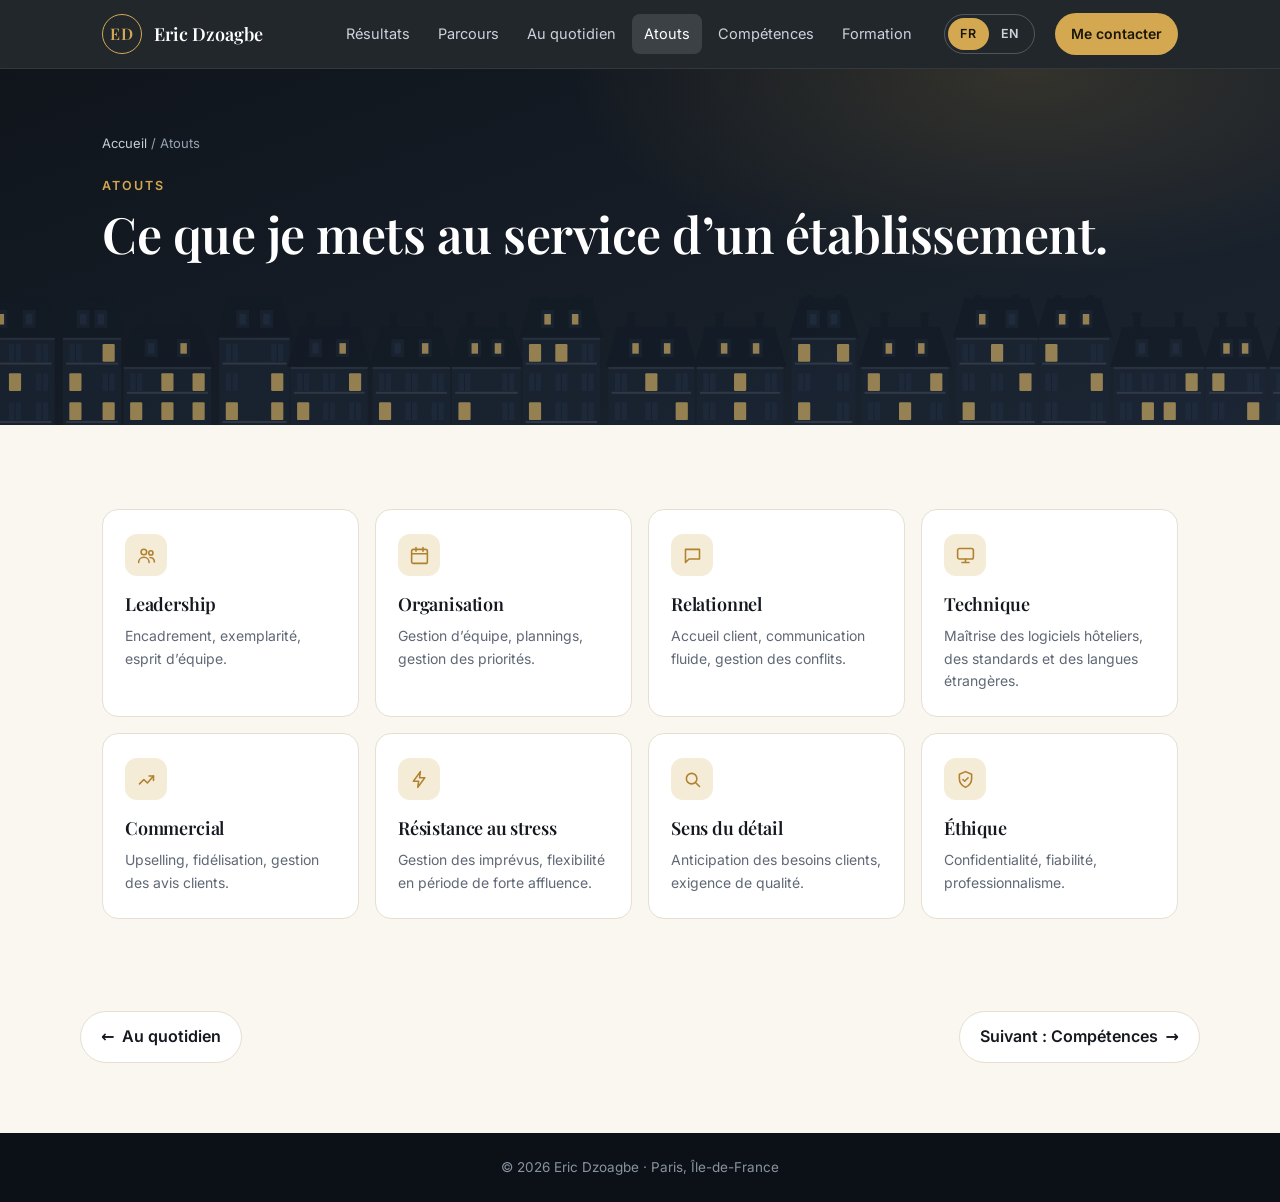
<file: atouts.html>
<!doctype html>
<html lang="fr">
<head>
<meta charset="utf-8">
<meta name="viewport" content="width=device-width, initial-scale=1">
<title data-en="Strengths · Eric Dzoagbe">Atouts · Eric Dzoagbe</title>
<meta name="description" content="Leadership, organisation, relationnel, sens du détail.">
<meta property="og:type" content="website">
<meta property="og:site_name" content="Eric Dzoagbe · Portfolio">
<meta property="og:title" content="Atouts · Eric Dzoagbe">
<meta property="og:description" content="Leadership, organisation, relationnel, sens du détail.">
<meta property="og:url" content="https://edzoagbe.github.io/Portfolio.EricD/atouts.html">
<meta property="og:image" content="https://edzoagbe.github.io/Portfolio.EricD/og-image.png">
<meta property="og:image:width" content="1200">
<meta property="og:image:height" content="627">
<meta property="og:image:alt" content="Eric Dzoagbe · Front Office Manager · Paris">
<meta property="og:locale" content="fr_FR">
<meta name="twitter:card" content="summary_large_image">
<link rel="stylesheet" href="style.css">
<link rel="icon" href="favicon.svg" type="image/svg+xml">
<link rel="icon" href="favicon-32.png" sizes="32x32" type="image/png">
<link rel="apple-touch-icon" href="apple-touch-icon.png">
</head>
<body>
<header><div class="wrap bar">
  <a class="brand" href="index.html" aria-label="Eric Dzoagbe, accueil"><span class="mono">ED</span><b>Eric Dzoagbe</b></a>
  <nav aria-label="Navigation"><a href="resultats.html" data-en="Results">Résultats</a><a href="parcours.html" data-en="Career">Parcours</a><a href="missions.html" data-en="Day to day">Au quotidien</a><a href="atouts.html" aria-current="page" data-en="Strengths">Atouts</a><a href="competences.html" data-en="Skills">Compétences</a><a href="formation.html" data-en="Education">Formation</a><a class="only-menu" href="contact.html" data-en="Contact">Contact</a></nav>
  <div class="lang" role="group" aria-label="Langue / Language"><button type="button" data-lang="fr" aria-pressed="true">FR</button><button type="button" data-lang="en" aria-pressed="false">EN</button></div>
  <a class="cta-nav" href="contact.html" data-en="Contact me">Me contacter</a>
  <button class="menu-btn" type="button" aria-label="Menu" aria-expanded="false">☰</button>
</div></header>
<main id="top">
<section class="banner"><div class="wrap"><div class="crumb"><a href="index.html" data-en="Home">Accueil</a> / <span data-en="Strengths">Atouts</span></div><span class="kicker" data-en="Strengths">Atouts</span><h1 class="title" data-en="What I bring to a hotel.">Ce que je mets au service d’un établissement.</h1></div><img class="rooftops" src="img/rooftops.svg" alt=""></section>
<div class="page-body"><section id="atouts"><div class="wrap">
  
  <div class="s-grid">
    <div class="s"><div class="ic"><svg viewBox="0 0 24 24"><circle cx="9" cy="8" r="3.2"/><path d="M3 20c0-3.5 2.7-6 6-6s6 2.5 6 6"/><circle cx="17" cy="9" r="2.4"/><path d="M16 14.2c3 .2 5 2.3 5 5.3"/></svg></div><h3>Leadership</h3><p data-en="Supervision, leading by example, team spirit.">Encadrement, exemplarité, esprit d’équipe.</p></div>
    <div class="s"><div class="ic"><svg viewBox="0 0 24 24"><rect x="3" y="5" width="18" height="16" rx="2"/><path d="M3 10h18M8 3v4M16 3v4"/></svg></div><h3 data-en="Organisation">Organisation</h3><p data-en="Team management, scheduling, priority setting.">Gestion d’équipe, plannings, gestion des priorités.</p></div>
    <div class="s"><div class="ic"><svg viewBox="0 0 24 24"><path d="M4 5h16v11H8l-4 4z"/></svg></div><h3 data-en="People skills">Relationnel</h3><p data-en="Guest service, smooth communication, conflict management.">Accueil client, communication fluide, gestion des conflits.</p></div>
    <div class="s"><div class="ic"><svg viewBox="0 0 24 24"><rect x="3" y="4" width="18" height="12" rx="2"/><path d="M8 20h8M12 16v4"/></svg></div><h3 data-en="Technical">Technique</h3><p data-en="Hotel software, brand standards and foreign languages.">Maîtrise des logiciels hôteliers, des standards et des langues étrangères.</p></div>
    <div class="s"><div class="ic"><svg viewBox="0 0 24 24"><path d="M4 17l5-5 4 4 7-8"/><path d="M15 8h5v5"/></svg></div><h3 data-en="Commercial">Commercial</h3><p data-en="Upselling, loyalty, guest review management.">Upselling, fidélisation, gestion des avis clients.</p></div>
    <div class="s"><div class="ic"><svg viewBox="0 0 24 24"><path d="M13 3L5 14h6l-1 7 8-11h-6z"/></svg></div><h3 data-en="Stress resistance">Résistance au stress</h3><p data-en="Handling the unexpected, flexibility in peak periods.">Gestion des imprévus, flexibilité en période de forte affluence.</p></div>
    <div class="s"><div class="ic"><svg viewBox="0 0 24 24"><circle cx="11" cy="11" r="6"/><path d="M20 20l-4-4"/></svg></div><h3 data-en="Attention to detail">Sens du détail</h3><p data-en="Anticipating guest needs, high quality standards.">Anticipation des besoins clients, exigence de qualité.</p></div>
    <div class="s"><div class="ic"><svg viewBox="0 0 24 24"><path d="M12 3l7 3v5c0 4.5-3 8-7 10-4-2-7-5.5-7-10V6z"/><path d="M9 12l2 2 4-4"/></svg></div><h3 data-en="Ethics">Éthique</h3><p data-en="Confidentiality, reliability, professionalism.">Confidentialité, fiabilité, professionnalisme.</p></div>
  </div>
</div></section></div>
<div class="wrap nextbar"><a href="missions.html">← <span data-en="Day to day">Au quotidien</span></a><a href="competences.html"><span data-en="Next: Skills">Suivant : Compétences</span> →</a></div>
</main>
<footer><span data-en="© 2026 Eric Dzoagbe · Paris, Île-de-France">© 2026 Eric Dzoagbe · Paris, Île-de-France</span></footer>
<script src="app.js"></script>
</body>
</html>
</file>
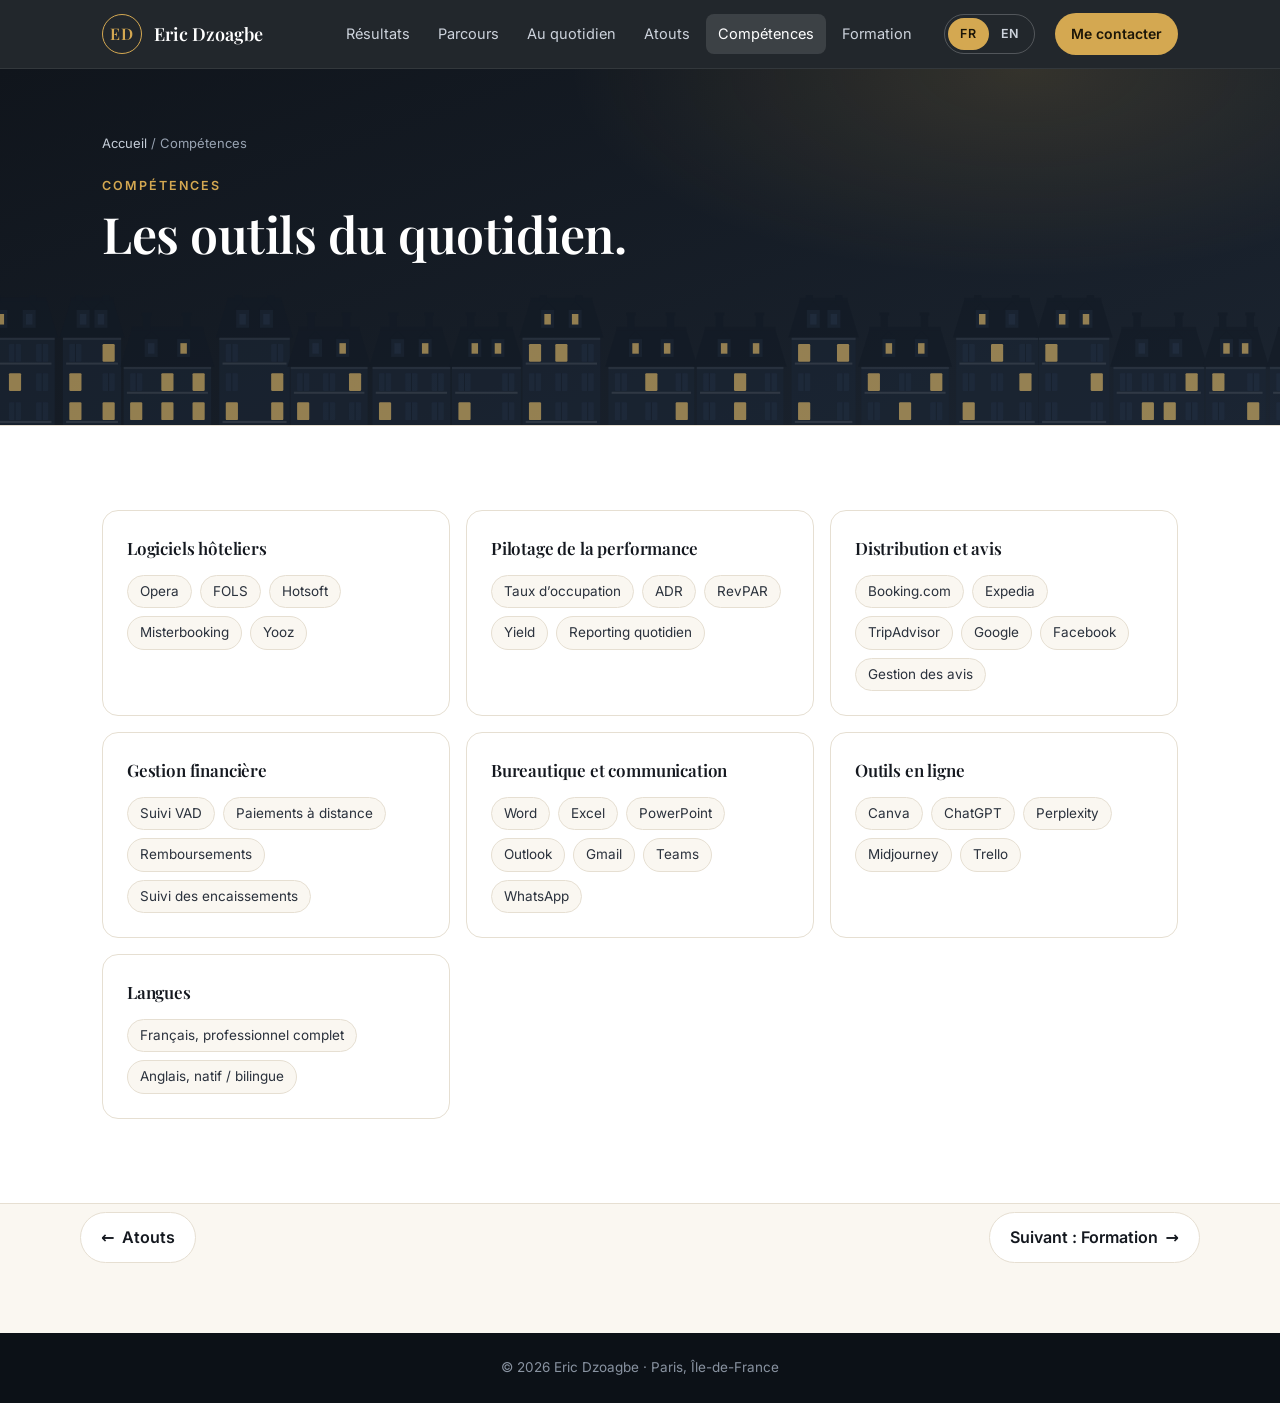
<file: competences.html>
<!doctype html>
<html lang="fr">
<head>
<meta charset="utf-8">
<meta name="viewport" content="width=device-width, initial-scale=1">
<title data-en="Skills · Eric Dzoagbe">Compétences · Eric Dzoagbe</title>
<meta name="description" content="Logiciels hôteliers, distribution, gestion financière, bureautique.">
<meta property="og:type" content="website">
<meta property="og:site_name" content="Eric Dzoagbe · Portfolio">
<meta property="og:title" content="Compétences · Eric Dzoagbe">
<meta property="og:description" content="Logiciels hôteliers, distribution, gestion financière, bureautique.">
<meta property="og:url" content="https://edzoagbe.github.io/Portfolio.EricD/competences.html">
<meta property="og:image" content="https://edzoagbe.github.io/Portfolio.EricD/og-image.png">
<meta property="og:image:width" content="1200">
<meta property="og:image:height" content="627">
<meta property="og:image:alt" content="Eric Dzoagbe · Front Office Manager · Paris">
<meta property="og:locale" content="fr_FR">
<meta name="twitter:card" content="summary_large_image">
<link rel="stylesheet" href="style.css">
<link rel="icon" href="favicon.svg" type="image/svg+xml">
<link rel="icon" href="favicon-32.png" sizes="32x32" type="image/png">
<link rel="apple-touch-icon" href="apple-touch-icon.png">
</head>
<body>
<header><div class="wrap bar">
  <a class="brand" href="index.html" aria-label="Eric Dzoagbe, accueil"><span class="mono">ED</span><b>Eric Dzoagbe</b></a>
  <nav aria-label="Navigation"><a href="resultats.html" data-en="Results">Résultats</a><a href="parcours.html" data-en="Career">Parcours</a><a href="missions.html" data-en="Day to day">Au quotidien</a><a href="atouts.html" data-en="Strengths">Atouts</a><a href="competences.html" aria-current="page" data-en="Skills">Compétences</a><a href="formation.html" data-en="Education">Formation</a><a class="only-menu" href="contact.html" data-en="Contact">Contact</a></nav>
  <div class="lang" role="group" aria-label="Langue / Language"><button type="button" data-lang="fr" aria-pressed="true">FR</button><button type="button" data-lang="en" aria-pressed="false">EN</button></div>
  <a class="cta-nav" href="contact.html" data-en="Contact me">Me contacter</a>
  <button class="menu-btn" type="button" aria-label="Menu" aria-expanded="false">☰</button>
</div></header>
<main id="top">
<section class="banner"><div class="wrap"><div class="crumb"><a href="index.html" data-en="Home">Accueil</a> / <span data-en="Skills">Compétences</span></div><span class="kicker" data-en="Skills">Compétences</span><h1 class="title" data-en="Everyday tools.">Les outils du quotidien.</h1></div><img class="rooftops" src="img/rooftops.svg" alt=""></section>
<div class="page-body"><section id="competences" class="band"><div class="wrap">
  
  <div class="sk-grid">
    <div class="sk"><h3 data-en="Hotel software">Logiciels hôteliers</h3><div class="tags"><span class="tag">Opera</span><span class="tag">FOLS</span><span class="tag">Hotsoft</span><span class="tag">Misterbooking</span><span class="tag">Yooz</span></div></div>
    <div class="sk"><h3 data-en="Performance">Pilotage de la performance</h3><div class="tags"><span class="tag" data-en="Occupancy rate">Taux d’occupation</span><span class="tag">ADR</span><span class="tag">RevPAR</span><span class="tag">Yield</span><span class="tag" data-en="Daily reporting">Reporting quotidien</span></div></div><div class="sk"><h3 data-en="Distribution and reviews">Distribution et avis</h3><div class="tags"><span class="tag">Booking.com</span><span class="tag">Expedia</span><span class="tag">TripAdvisor</span><span class="tag">Google</span><span class="tag">Facebook</span><span class="tag" data-en="Review management">Gestion des avis</span></div></div>
    <div class="sk"><h3 data-en="Financial management">Gestion financière</h3><div class="tags"><span class="tag" data-en="Remote payments follow-up">Suivi VAD</span><span class="tag" data-en="Remote payment processing">Paiements à distance</span><span class="tag" data-en="Refunds">Remboursements</span><span class="tag" data-en="Collections follow-up">Suivi des encaissements</span></div></div>
    <div class="sk"><h3 data-en="Office and communication">Bureautique et communication</h3><div class="tags"><span class="tag">Word</span><span class="tag">Excel</span><span class="tag">PowerPoint</span><span class="tag">Outlook</span><span class="tag">Gmail</span><span class="tag">Teams</span><span class="tag">WhatsApp</span></div></div>
    <div class="sk"><h3 data-en="Online tools">Outils en ligne</h3><div class="tags"><span class="tag">Canva</span><span class="tag">ChatGPT</span><span class="tag">Perplexity</span><span class="tag">Midjourney</span><span class="tag">Trello</span></div></div>
    <div class="sk"><h3 data-en="Languages">Langues</h3><div class="tags"><span class="tag" data-en="French, full professional">Français, professionnel complet</span><span class="tag" data-en="English, native / bilingual">Anglais, natif / bilingue</span></div></div>
  </div>
</div></section></div>
<div class="wrap nextbar"><a href="atouts.html">← <span data-en="Strengths">Atouts</span></a><a href="formation.html"><span data-en="Next: Education">Suivant : Formation</span> →</a></div>
</main>
<footer><span data-en="© 2026 Eric Dzoagbe · Paris, Île-de-France">© 2026 Eric Dzoagbe · Paris, Île-de-France</span></footer>
<script src="app.js"></script>
</body>
</html>
</file>
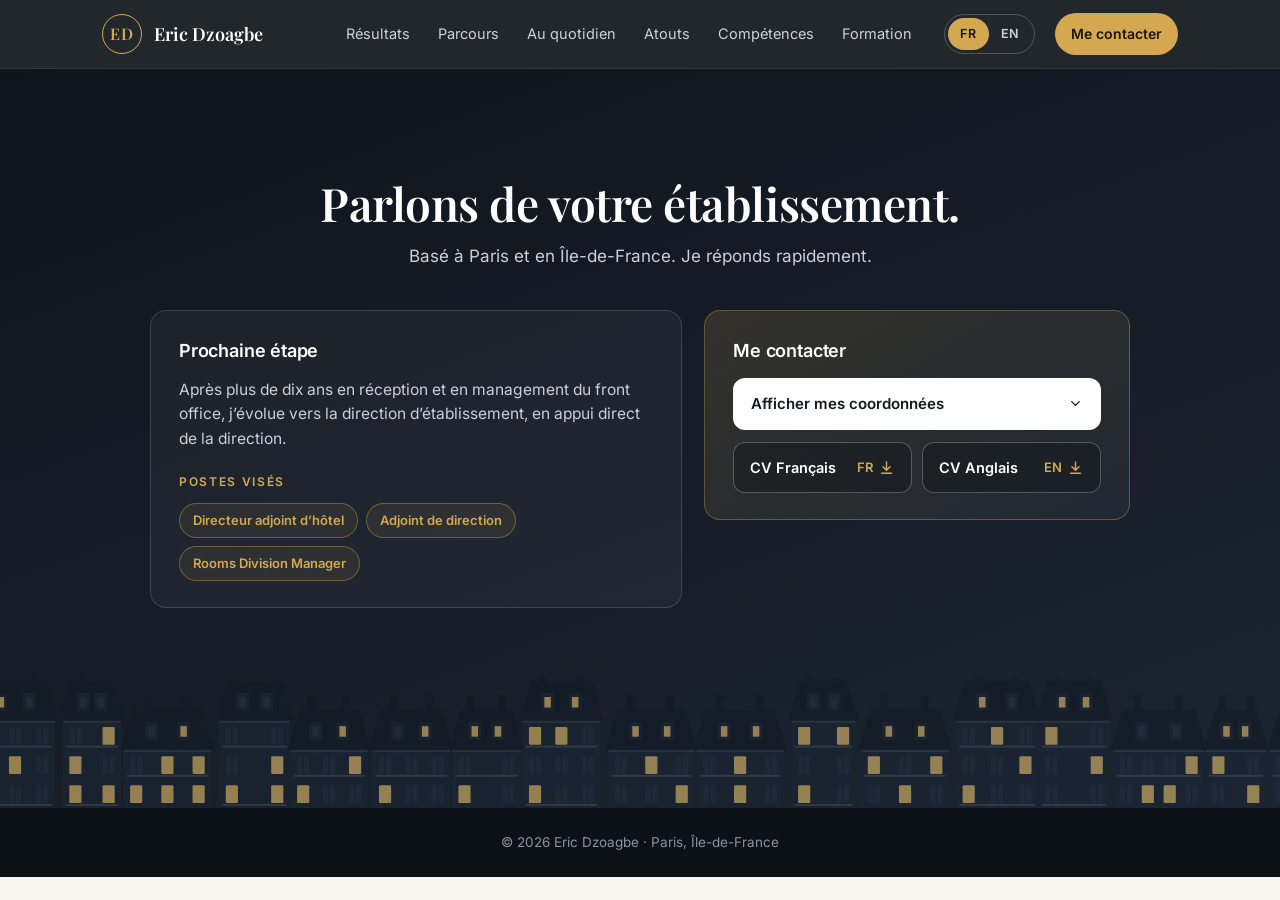
<file: contact.html>
<!doctype html>
<html lang="fr">
<head>
<meta charset="utf-8">
<meta name="viewport" content="width=device-width, initial-scale=1">
<title data-en="Contact · Eric Dzoagbe">Contact · Eric Dzoagbe</title>
<meta name="description" content="Contacter Eric Dzoagbe : e-mail, téléphone, CV.">
<meta property="og:type" content="website">
<meta property="og:site_name" content="Eric Dzoagbe · Portfolio">
<meta property="og:title" content="Contact · Eric Dzoagbe">
<meta property="og:description" content="Contacter Eric Dzoagbe : e-mail, téléphone, CV.">
<meta property="og:url" content="https://edzoagbe.github.io/Portfolio.EricD/contact.html">
<meta property="og:image" content="https://edzoagbe.github.io/Portfolio.EricD/og-image.png">
<meta property="og:image:width" content="1200">
<meta property="og:image:height" content="627">
<meta property="og:image:alt" content="Eric Dzoagbe · Front Office Manager · Paris">
<meta property="og:locale" content="fr_FR">
<meta name="twitter:card" content="summary_large_image">
<link rel="stylesheet" href="style.css">
<link rel="icon" href="favicon.svg" type="image/svg+xml">
<link rel="icon" href="favicon-32.png" sizes="32x32" type="image/png">
<link rel="apple-touch-icon" href="apple-touch-icon.png">
</head>
<body>
<header><div class="wrap bar">
  <a class="brand" href="index.html" aria-label="Eric Dzoagbe, accueil"><span class="mono">ED</span><b>Eric Dzoagbe</b></a>
  <nav aria-label="Navigation"><a href="resultats.html" data-en="Results">Résultats</a><a href="parcours.html" data-en="Career">Parcours</a><a href="missions.html" data-en="Day to day">Au quotidien</a><a href="atouts.html" data-en="Strengths">Atouts</a><a href="competences.html" data-en="Skills">Compétences</a><a href="formation.html" data-en="Education">Formation</a><a class="only-menu" href="contact.html" aria-current="page" data-en="Contact">Contact</a></nav>
  <div class="lang" role="group" aria-label="Langue / Language"><button type="button" data-lang="fr" aria-pressed="true">FR</button><button type="button" data-lang="en" aria-pressed="false">EN</button></div>
  <a class="cta-nav" href="contact.html" aria-current="page" data-en="Contact me">Me contacter</a>
  <button class="menu-btn" type="button" aria-label="Menu" aria-expanded="false">☰</button>
</div></header>
<main id="top">
<section id="contact" class="contact"><div class="wrap">
  <h1 data-en="Let’s talk about your hotel.">Parlons de votre établissement.</h1>
  <p data-en="Based in Paris and Île-de-France. I reply quickly.">Basé à Paris et en Île-de-France. Je réponds rapidement.</p>
  <div class="c-grid">
    <div class="c-card">
      <h2 data-en="Next step">Prochaine étape</h2>
      <p data-en="After more than ten years at the front desk and in front office management, I am moving towards hotel management, working directly with the General Manager.">Après plus de dix ans en réception et en management du front office, j’évolue vers la direction d’établissement, en appui direct de la direction.</p>
      <h3 data-en="Target roles">Postes visés</h3>
      <div class="c-roles"><span data-en="Deputy Hotel Manager">Directeur adjoint d’hôtel</span><span data-en="Assistant General Manager">Adjoint de direction</span><span>Rooms Division Manager</span></div>
    </div>
    <div class="c-card c-touch">
      <h2 data-en="Get in touch">Me contacter</h2>
      <details class="c-details"><summary><span data-en="Show my contact details">Afficher mes coordonnées</span><svg class="caret" viewBox="0 0 24 24"><path d="M6 9l6 6 6-6"/></svg></summary>
        <div class="c-list"><a href="mailto:ericdzoagbe@gmail.com"><svg viewBox="0 0 24 24"><rect x="3" y="5" width="18" height="14" rx="2"/><path d="M3 7l9 6 9-6"/></svg>ericdzoagbe@gmail.com</a><a href="tel:+33614070988"><svg viewBox="0 0 24 24"><path d="M5 4h4l2 5-2.5 1.5a11 11 0 0 0 5 5L15 13l5 2v4a2 2 0 0 1-2 2A16 16 0 0 1 3 6a2 2 0 0 1 2-2z"/></svg>06 14 07 09 88</a><a href="https://www.linkedin.com/in/ericsenyo" target="_blank" rel="noopener"><svg viewBox="0 0 24 24"><rect x="3" y="3" width="18" height="18" rx="3"/><path d="M7 10v7M7 7v.01M11 17v-4a2 2 0 0 1 4 0v4M11 10v7"/></svg>linkedin.com/in/ericsenyo</a></div>
      </details>
      <div class="c-cvs"><a href="Eric_D_CV_FR.pdf" download><span data-en="French CV">CV Français</span><b>FR <svg viewBox="0 0 24 24"><path d="M12 4v11M7 11l5 5 5-5M5 20h14"/></svg></b></a><a href="Eric_D_Resume_EN.pdf" download><span data-en="English CV">CV Anglais</span><b>EN <svg viewBox="0 0 24 24"><path d="M12 4v11M7 11l5 5 5-5M5 20h14"/></svg></b></a></div>
    </div>
  </div>
</div><img class="rooftops" src="img/rooftops.svg" alt=""></section>
</main>
<footer><span data-en="© 2026 Eric Dzoagbe · Paris, Île-de-France">© 2026 Eric Dzoagbe · Paris, Île-de-France</span></footer>
<script src="app.js"></script>
</body>
</html>
</file>
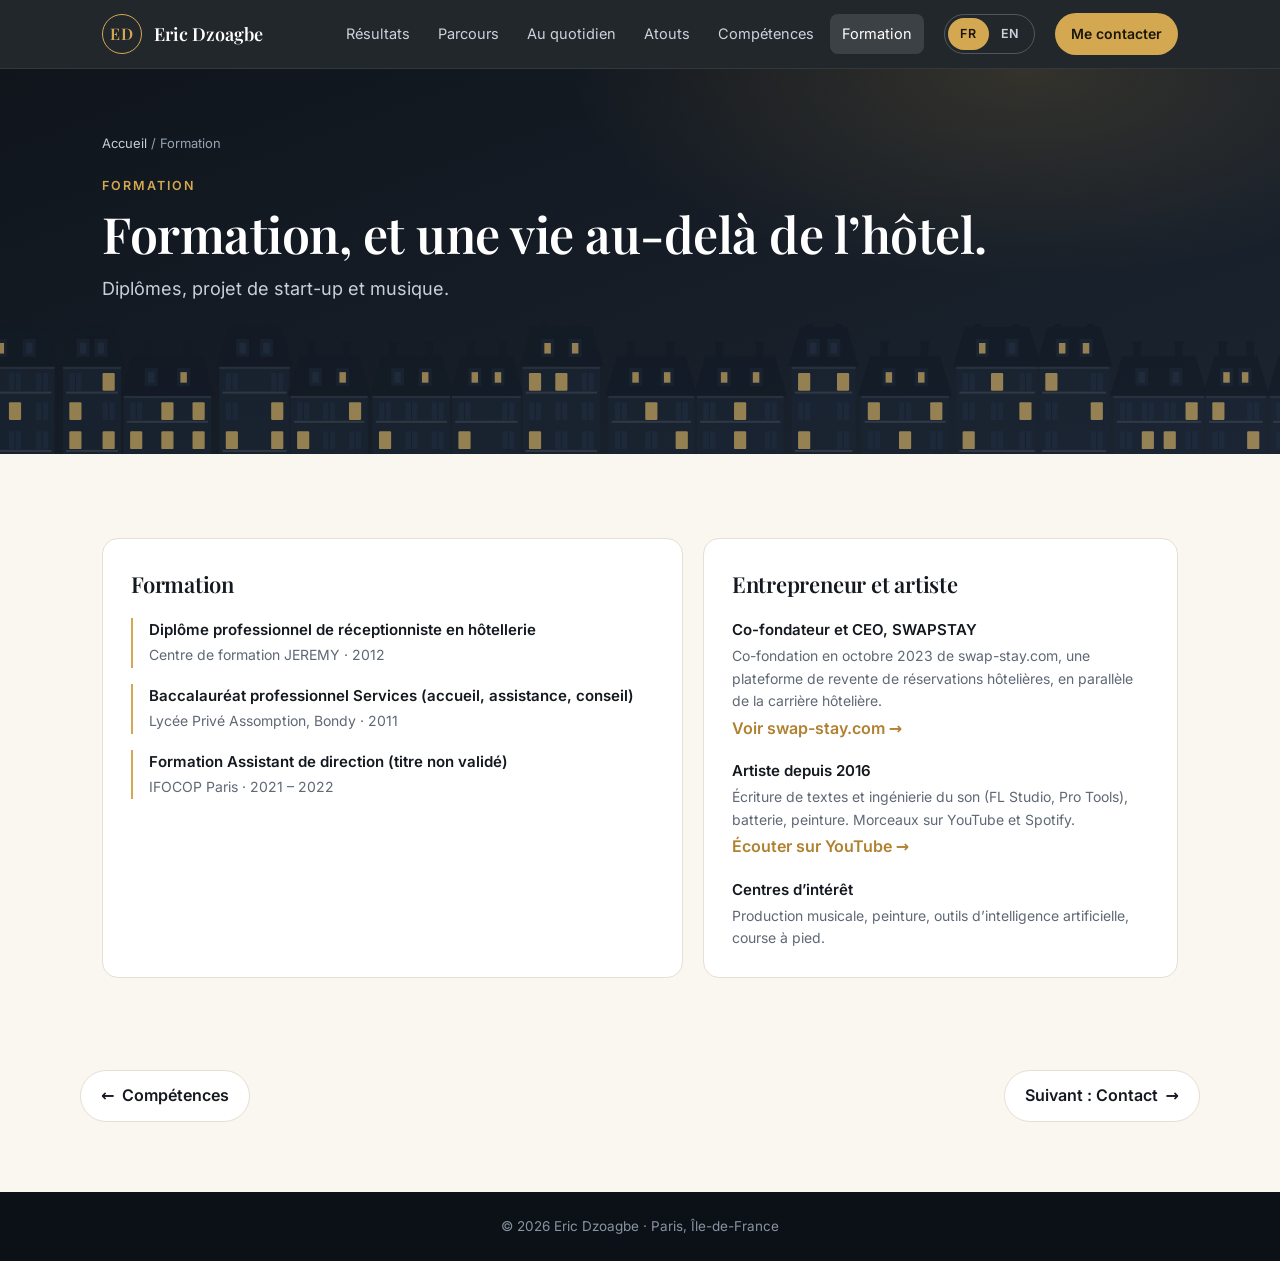
<file: formation.html>
<!doctype html>
<html lang="fr">
<head>
<meta charset="utf-8">
<meta name="viewport" content="width=device-width, initial-scale=1">
<title data-en="Education · Eric Dzoagbe">Formation · Eric Dzoagbe</title>
<meta name="description" content="Formation, entrepreneuriat et création.">
<meta property="og:type" content="website">
<meta property="og:site_name" content="Eric Dzoagbe · Portfolio">
<meta property="og:title" content="Formation · Eric Dzoagbe">
<meta property="og:description" content="Formation, entrepreneuriat et création.">
<meta property="og:url" content="https://edzoagbe.github.io/Portfolio.EricD/formation.html">
<meta property="og:image" content="https://edzoagbe.github.io/Portfolio.EricD/og-image.png">
<meta property="og:image:width" content="1200">
<meta property="og:image:height" content="627">
<meta property="og:image:alt" content="Eric Dzoagbe · Front Office Manager · Paris">
<meta property="og:locale" content="fr_FR">
<meta name="twitter:card" content="summary_large_image">
<link rel="stylesheet" href="style.css">
<link rel="icon" href="favicon.svg" type="image/svg+xml">
<link rel="icon" href="favicon-32.png" sizes="32x32" type="image/png">
<link rel="apple-touch-icon" href="apple-touch-icon.png">
</head>
<body>
<header><div class="wrap bar">
  <a class="brand" href="index.html" aria-label="Eric Dzoagbe, accueil"><span class="mono">ED</span><b>Eric Dzoagbe</b></a>
  <nav aria-label="Navigation"><a href="resultats.html" data-en="Results">Résultats</a><a href="parcours.html" data-en="Career">Parcours</a><a href="missions.html" data-en="Day to day">Au quotidien</a><a href="atouts.html" data-en="Strengths">Atouts</a><a href="competences.html" data-en="Skills">Compétences</a><a href="formation.html" aria-current="page" data-en="Education">Formation</a><a class="only-menu" href="contact.html" data-en="Contact">Contact</a></nav>
  <div class="lang" role="group" aria-label="Langue / Language"><button type="button" data-lang="fr" aria-pressed="true">FR</button><button type="button" data-lang="en" aria-pressed="false">EN</button></div>
  <a class="cta-nav" href="contact.html" data-en="Contact me">Me contacter</a>
  <button class="menu-btn" type="button" aria-label="Menu" aria-expanded="false">☰</button>
</div></header>
<main id="top">
<section class="banner"><div class="wrap"><div class="crumb"><a href="index.html" data-en="Home">Accueil</a> / <span data-en="Education">Formation</span></div><span class="kicker" data-en="Education">Formation</span><h1 class="title" data-en="Training, and a life beyond the hotel.">Formation, et une vie au-delà de l’hôtel.</h1><p data-en="Qualifications, a start-up venture and music.">Diplômes, projet de start-up et musique.</p></div><img class="rooftops" src="img/rooftops.svg" alt=""></section>
<div class="page-body"><section id="formation"><div class="wrap"><div class="two">
  <div class="box"><h3 data-en="Education">Formation</h3><div class="edu">
    <div><b data-en="Professional diploma, hotel receptionist">Diplôme professionnel de réceptionniste en hôtellerie</b><span data-en="JEREMY training centre · 2012">Centre de formation JEREMY · 2012</span></div>
    <div><b data-en="Vocational baccalauréat, Services (reception, assistance, advice)">Baccalauréat professionnel Services (accueil, assistance, conseil)</b><span data-en="Lycée Privé Assomption, Bondy · 2011">Lycée Privé Assomption, Bondy · 2011</span></div>
    <div><b data-en="Executive assistant training (title not validated)">Formation Assistant de direction (titre non validé)</b><span data-en="IFOCOP Paris · 2021 – 2022">IFOCOP Paris · 2021 – 2022</span></div>
  </div></div>
  <div class="box"><h3 data-en="Entrepreneur and artist">Entrepreneur et artiste</h3><div class="beyond">
    <div><b data-en="Co-founder and CEO, SWAPSTAY">Co-fondateur et CEO, SWAPSTAY</b><span data-en="Co-founded swap-stay.com, a platform for reselling hotel bookings, in October 2023, alongside the hotel career.">Co-fondation en octobre 2023 de swap-stay.com, une plateforme de revente de réservations hôtelières, en parallèle de la carrière hôtelière.</span><a href="https://swap-stay.com" target="_blank" rel="noopener" data-en="Visit swap-stay.com →">Voir swap-stay.com →</a></div>
    <div><b data-en="Artist since 2016">Artiste depuis 2016</b><span data-en="Lyrics and sound engineering (FL Studio, Pro Tools), drums, painting. Songs on YouTube and Spotify.">Écriture de textes et ingénierie du son (FL Studio, Pro Tools), batterie, peinture. Morceaux sur YouTube et Spotify.</span><a href="https://youtu.be/djwj-DTWcQM" target="_blank" rel="noopener" data-en="Listen on YouTube →">Écouter sur YouTube →</a></div>
    <div><b data-en="Interests">Centres d’intérêt</b><span data-en="Music production, painting, AI tools, running.">Production musicale, peinture, outils d’intelligence artificielle, course à pied.</span></div>
  </div></div>
</div></div></section></div>
<div class="wrap nextbar"><a href="competences.html">← <span data-en="Skills">Compétences</span></a><a href="contact.html"><span data-en="Next: Contact">Suivant : Contact</span> →</a></div>
</main>
<footer><span data-en="© 2026 Eric Dzoagbe · Paris, Île-de-France">© 2026 Eric Dzoagbe · Paris, Île-de-France</span></footer>
<script src="app.js"></script>
</body>
</html>
</file>
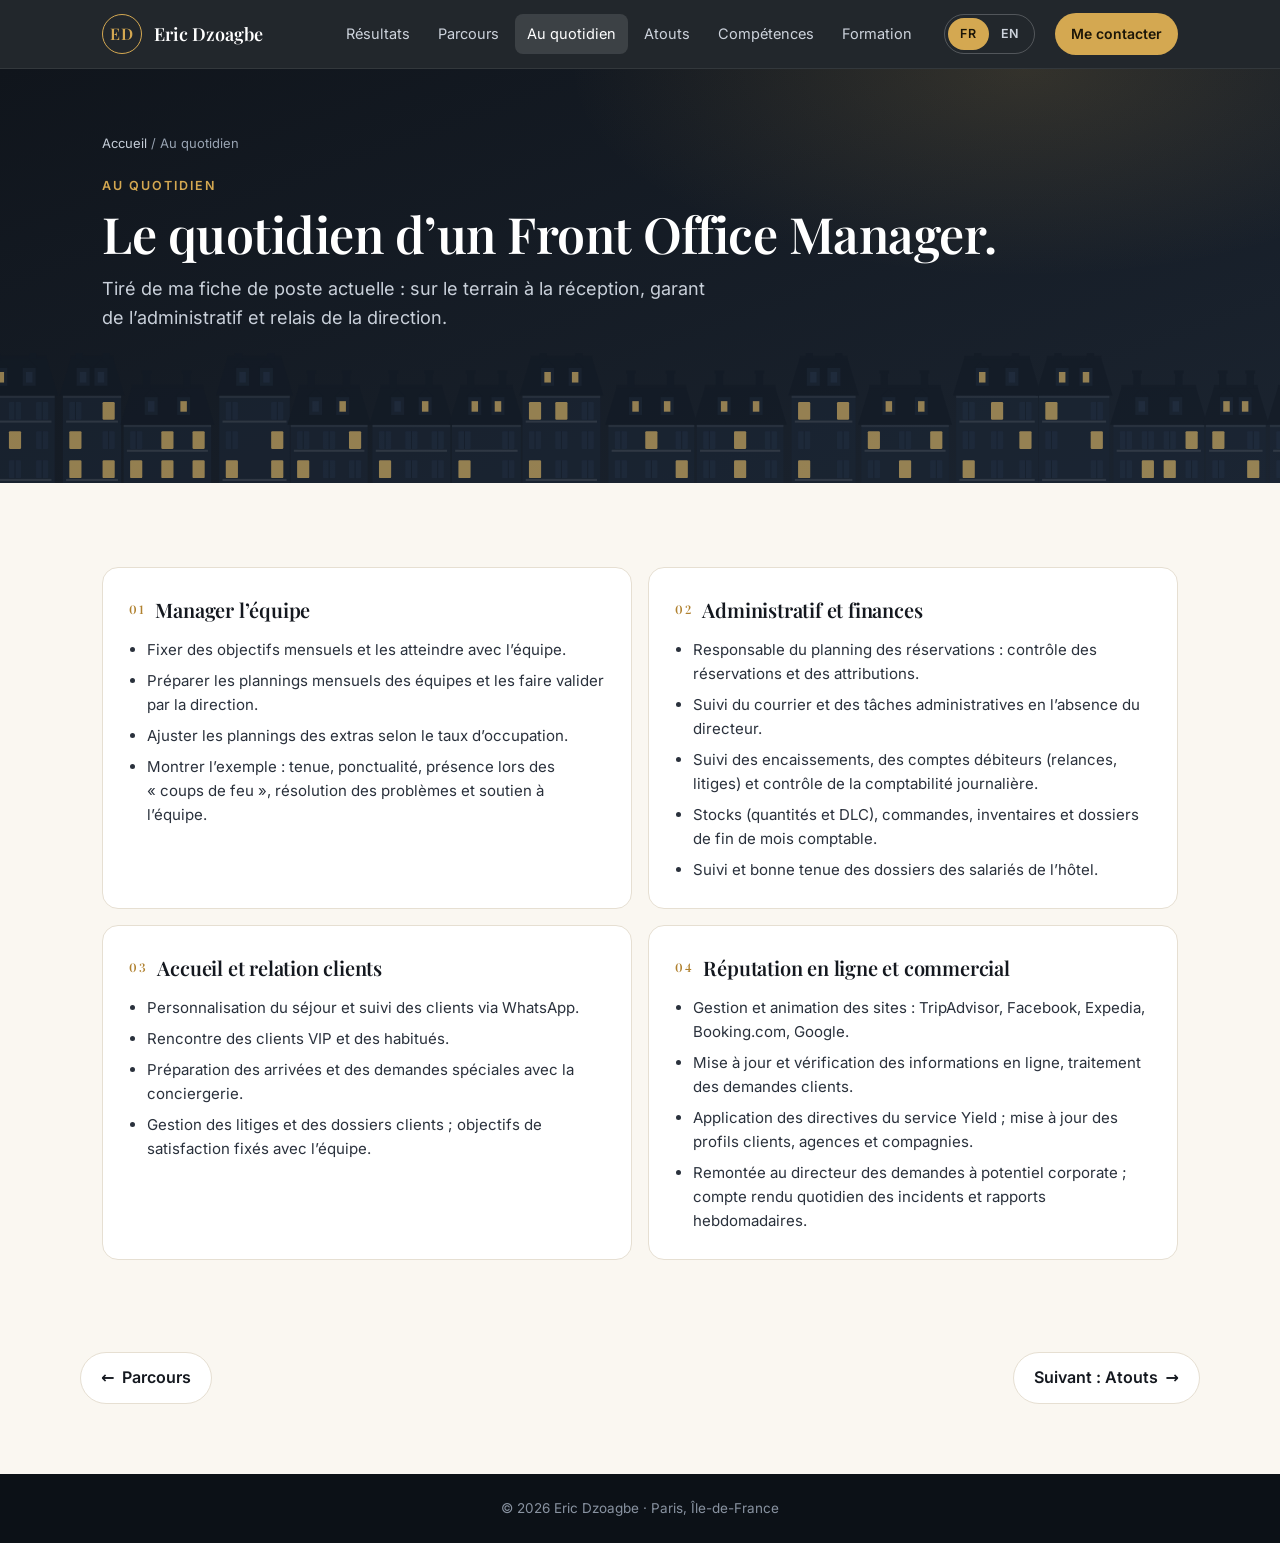
<file: missions.html>
<!doctype html>
<html lang="fr">
<head>
<meta charset="utf-8">
<meta name="viewport" content="width=device-width, initial-scale=1">
<title data-en="Day to day · Eric Dzoagbe">Au quotidien · Eric Dzoagbe</title>
<meta name="description" content="Les missions d’un Front Office Manager : équipe, administratif, clients, réputation en ligne.">
<meta property="og:type" content="website">
<meta property="og:site_name" content="Eric Dzoagbe · Portfolio">
<meta property="og:title" content="Au quotidien · Eric Dzoagbe">
<meta property="og:description" content="Les missions d’un Front Office Manager : équipe, administratif, clients, réputation en ligne.">
<meta property="og:url" content="https://edzoagbe.github.io/Portfolio.EricD/missions.html">
<meta property="og:image" content="https://edzoagbe.github.io/Portfolio.EricD/og-image.png">
<meta property="og:image:width" content="1200">
<meta property="og:image:height" content="627">
<meta property="og:image:alt" content="Eric Dzoagbe · Front Office Manager · Paris">
<meta property="og:locale" content="fr_FR">
<meta name="twitter:card" content="summary_large_image">
<link rel="stylesheet" href="style.css">
<link rel="icon" href="favicon.svg" type="image/svg+xml">
<link rel="icon" href="favicon-32.png" sizes="32x32" type="image/png">
<link rel="apple-touch-icon" href="apple-touch-icon.png">
</head>
<body>
<header><div class="wrap bar">
  <a class="brand" href="index.html" aria-label="Eric Dzoagbe, accueil"><span class="mono">ED</span><b>Eric Dzoagbe</b></a>
  <nav aria-label="Navigation"><a href="resultats.html" data-en="Results">Résultats</a><a href="parcours.html" data-en="Career">Parcours</a><a href="missions.html" aria-current="page" data-en="Day to day">Au quotidien</a><a href="atouts.html" data-en="Strengths">Atouts</a><a href="competences.html" data-en="Skills">Compétences</a><a href="formation.html" data-en="Education">Formation</a><a class="only-menu" href="contact.html" data-en="Contact">Contact</a></nav>
  <div class="lang" role="group" aria-label="Langue / Language"><button type="button" data-lang="fr" aria-pressed="true">FR</button><button type="button" data-lang="en" aria-pressed="false">EN</button></div>
  <a class="cta-nav" href="contact.html" data-en="Contact me">Me contacter</a>
  <button class="menu-btn" type="button" aria-label="Menu" aria-expanded="false">☰</button>
</div></header>
<main id="top">
<section class="banner"><div class="wrap"><div class="crumb"><a href="index.html" data-en="Home">Accueil</a> / <span data-en="Day to day">Au quotidien</span></div><span class="kicker" data-en="Day to day">Au quotidien</span><h1 class="title" data-en="What a Front Office Manager really does.">Le quotidien d’un Front Office Manager.</h1><p data-en="Taken from my current job description: hands-on at the desk, in charge of the admin, and the director’s right hand.">Tiré de ma fiche de poste actuelle : sur le terrain à la réception, garant de l’administratif et relais de la direction.</p></div><img class="rooftops" src="img/rooftops.svg" alt=""></section>
<div class="page-body"><section id="missions"><div class="wrap">
  
  <div class="m-grid">
    <div class="m"><h3><i>01</i><span data-en="Leading the team">Manager l’équipe</span></h3><ul>
      <li data-en="Set monthly targets and reach them with the team.">Fixer des objectifs mensuels et les atteindre avec l’équipe.</li>
      <li data-en="Build the monthly team schedules and have them approved by management.">Préparer les plannings mensuels des équipes et les faire valider par la direction.</li>
      <li data-en="Adjust extra staff to the occupancy rate.">Ajuster les plannings des extras selon le taux d’occupation.</li>
      <li data-en="Lead by example: presentation, punctuality, present at every rush, solving problems and backing the team.">Montrer l’exemple : tenue, ponctualité, présence lors des « coups de feu », résolution des problèmes et soutien à l’équipe.</li></ul></div>
    <div class="m"><h3><i>02</i><span data-en="Admin and finance">Administratif et finances</span></h3><ul>
      <li data-en="Own the reservations plan: check bookings and room allocation.">Responsable du planning des réservations : contrôle des réservations et des attributions.</li>
      <li data-en="Handle mail and admin tasks when the director is away.">Suivi du courrier et des tâches administratives en l’absence du directeur.</li>
      <li data-en="Payments, accounts receivable (reminders, disputes) and daily accounting control.">Suivi des encaissements, des comptes débiteurs (relances, litiges) et contrôle de la comptabilité journalière.</li>
      <li data-en="Stock (quantities and use-by dates), orders, inventories and month-end accounting files.">Stocks (quantités et DLC), commandes, inventaires et dossiers de fin de mois comptable.</li>
      <li data-en="Keep the hotel’s staff files up to date.">Suivi et bonne tenue des dossiers des salariés de l’hôtel.</li></ul></div>
    <div class="m"><h3><i>03</i><span data-en="Guests">Accueil et relation clients</span></h3><ul>
      <li data-en="Personalised stays and guest follow-up through WhatsApp.">Personnalisation du séjour et suivi des clients via WhatsApp.</li>
      <li data-en="Meet VIP and regular guests in person.">Rencontre des clients VIP et des habitués.</li>
      <li data-en="Prepare arrivals and special requests with the concierge.">Préparation des arrivées et des demandes spéciales avec la conciergerie.</li>
      <li data-en="Handle disputes and guest files; set guest satisfaction targets with the team.">Gestion des litiges et des dossiers clients ; objectifs de satisfaction fixés avec l’équipe.</li></ul></div>
    <div class="m"><h3><i>04</i><span data-en="Online reputation and sales">Réputation en ligne et commercial</span></h3><ul>
      <li data-en="Run the hotel’s listings and pages: TripAdvisor, Facebook, Expedia, Booking.com, Google.">Gestion et animation des sites : TripAdvisor, Facebook, Expedia, Booking.com, Google.</li>
      <li data-en="Keep online information accurate and answer guest requests.">Mise à jour et vérification des informations en ligne, traitement des demandes clients.</li>
      <li data-en="Apply the yield team’s commercial guidelines; update guest, agency and company profiles.">Application des directives du service Yield ; mise à jour des profils clients, agences et compagnies.</li>
      <li data-en="Flag corporate leads to the director; daily incident report and weekly reports to management.">Remontée au directeur des demandes à potentiel corporate ; compte rendu quotidien des incidents et rapports hebdomadaires.</li></ul></div>
  </div>
</div></section></div>
<div class="wrap nextbar"><a href="parcours.html">← <span data-en="Career">Parcours</span></a><a href="atouts.html"><span data-en="Next: Strengths">Suivant : Atouts</span> →</a></div>
</main>
<footer><span data-en="© 2026 Eric Dzoagbe · Paris, Île-de-France">© 2026 Eric Dzoagbe · Paris, Île-de-France</span></footer>
<script src="app.js"></script>
</body>
</html>
</file>
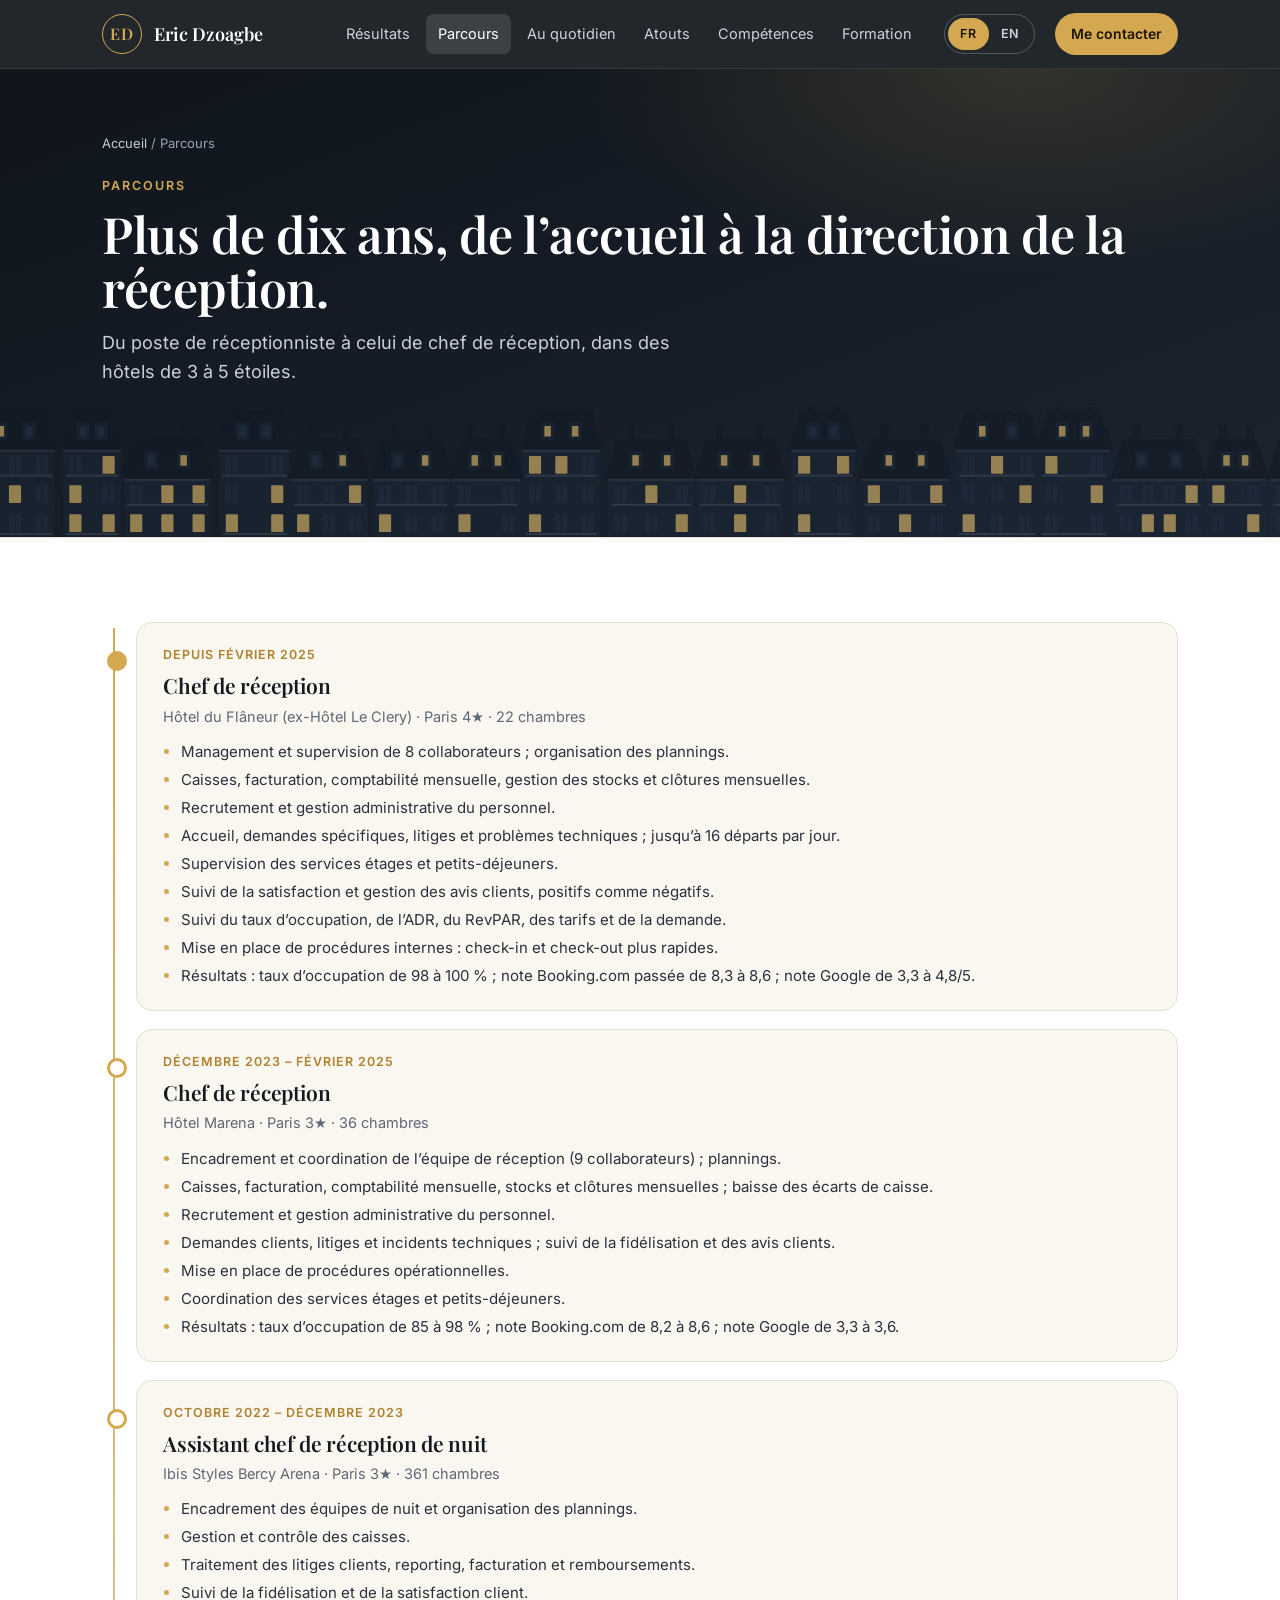
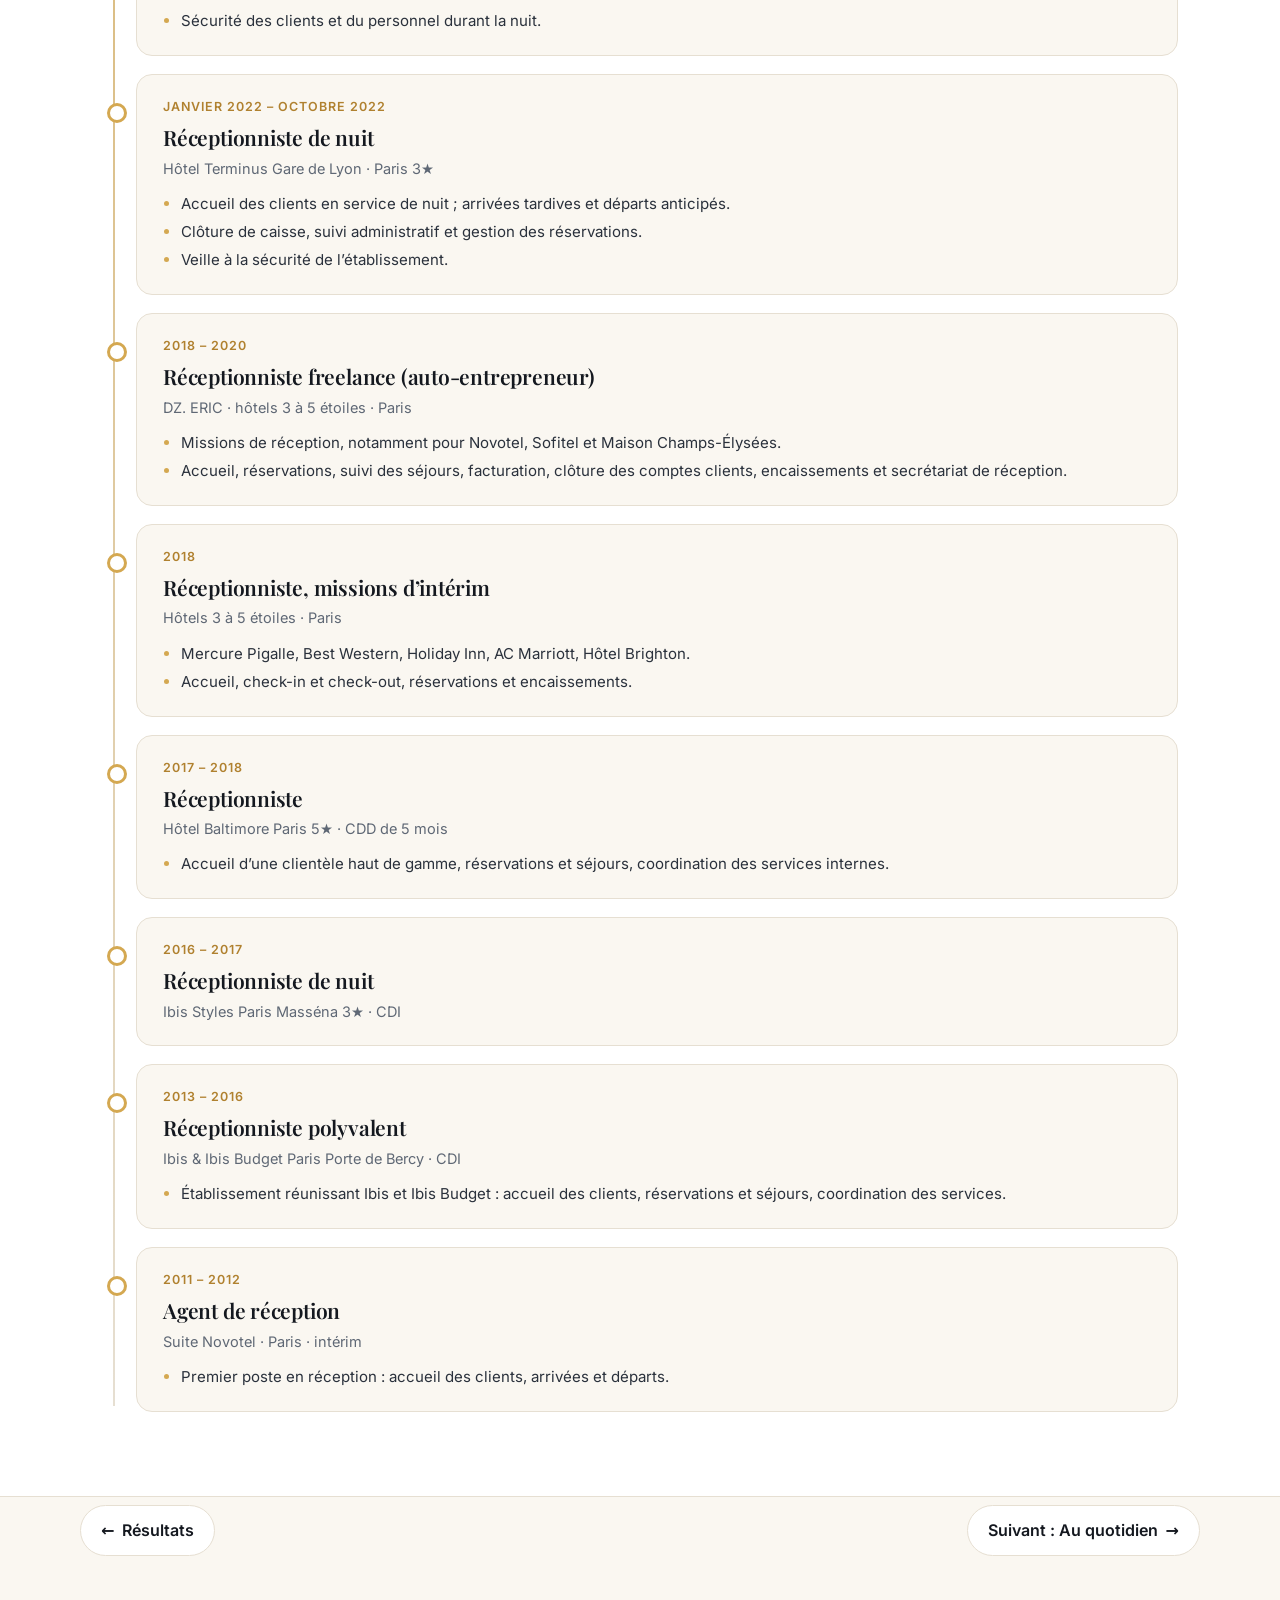
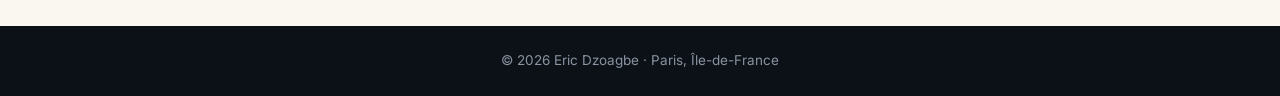
<file: parcours.html>
<!doctype html>
<html lang="fr">
<head>
<meta charset="utf-8">
<meta name="viewport" content="width=device-width, initial-scale=1">
<title data-en="Career · Eric Dzoagbe">Parcours · Eric Dzoagbe</title>
<meta name="description" content="Parcours en hôtellerie : de réceptionniste à chef de réception.">
<meta property="og:type" content="website">
<meta property="og:site_name" content="Eric Dzoagbe · Portfolio">
<meta property="og:title" content="Parcours · Eric Dzoagbe">
<meta property="og:description" content="Parcours en hôtellerie : de réceptionniste à chef de réception.">
<meta property="og:url" content="https://edzoagbe.github.io/Portfolio.EricD/parcours.html">
<meta property="og:image" content="https://edzoagbe.github.io/Portfolio.EricD/og-image.png">
<meta property="og:image:width" content="1200">
<meta property="og:image:height" content="627">
<meta property="og:image:alt" content="Eric Dzoagbe · Front Office Manager · Paris">
<meta property="og:locale" content="fr_FR">
<meta name="twitter:card" content="summary_large_image">
<link rel="stylesheet" href="style.css">
<link rel="icon" href="favicon.svg" type="image/svg+xml">
<link rel="icon" href="favicon-32.png" sizes="32x32" type="image/png">
<link rel="apple-touch-icon" href="apple-touch-icon.png">
</head>
<body>
<header><div class="wrap bar">
  <a class="brand" href="index.html" aria-label="Eric Dzoagbe, accueil"><span class="mono">ED</span><b>Eric Dzoagbe</b></a>
  <nav aria-label="Navigation"><a href="resultats.html" data-en="Results">Résultats</a><a href="parcours.html" aria-current="page" data-en="Career">Parcours</a><a href="missions.html" data-en="Day to day">Au quotidien</a><a href="atouts.html" data-en="Strengths">Atouts</a><a href="competences.html" data-en="Skills">Compétences</a><a href="formation.html" data-en="Education">Formation</a><a class="only-menu" href="contact.html" data-en="Contact">Contact</a></nav>
  <div class="lang" role="group" aria-label="Langue / Language"><button type="button" data-lang="fr" aria-pressed="true">FR</button><button type="button" data-lang="en" aria-pressed="false">EN</button></div>
  <a class="cta-nav" href="contact.html" data-en="Contact me">Me contacter</a>
  <button class="menu-btn" type="button" aria-label="Menu" aria-expanded="false">☰</button>
</div></header>
<main id="top">
<section class="banner"><div class="wrap"><div class="crumb"><a href="index.html" data-en="Home">Accueil</a> / <span data-en="Career">Parcours</span></div><span class="kicker" data-en="Career">Parcours</span><h1 class="title" data-en="Over ten years, from the front desk to running the front office.">Plus de dix ans, de l’accueil à la direction de la réception.</h1><p data-en="From receptionist to Front Office Manager, in 3 to 5-star hotels.">Du poste de réceptionniste à celui de chef de réception, dans des hôtels de 3 à 5 étoiles.</p></div><img class="rooftops" src="img/rooftops.svg" alt=""></section>
<div class="page-body"><section id="parcours" class="band"><div class="wrap">
  
  <div class="tl">
    <article class="job now"><div class="when" data-en="Since February 2025">Depuis février 2025</div><h3 data-en="Front Office Manager">Chef de réception</h3><div class="where" data-en="Hôtel du Flâneur (formerly Hôtel Le Clery) · Paris 4★ · 22 rooms">Hôtel du Flâneur (ex-Hôtel Le Clery) · Paris 4★ · 22 chambres</div>
      <ul><li data-en="Manage and supervise 8 team members; staff scheduling.">Management et supervision de 8 collaborateurs ; organisation des plannings.</li><li data-en="Cash, billing, monthly accounts, stock control and month-end closing.">Caisses, facturation, comptabilité mensuelle, gestion des stocks et clôtures mensuelles.</li><li data-en="Recruitment and staff administration.">Recrutement et gestion administrative du personnel.</li><li data-en="Guest welcome, special requests, disputes and technical issues; up to 16 departures a day.">Accueil, demandes spécifiques, litiges et problèmes techniques ; jusqu’à 16 départs par jour.</li><li data-en="Supervision of housekeeping and breakfast services.">Supervision des services étages et petits-déjeuners.</li><li data-en="Guest satisfaction follow-up and management of reviews, positive and negative.">Suivi de la satisfaction et gestion des avis clients, positifs comme négatifs.</li><li data-en="Tracking of occupancy, ADR, RevPAR, rates and demand.">Suivi du taux d’occupation, de l’ADR, du RevPAR, des tarifs et de la demande.</li><li data-en="Internal procedures set up: faster check-in and check-out.">Mise en place de procédures internes : check-in et check-out plus rapides.</li><li data-en="Results: 98–100% occupancy; Booking.com score up from 8.3 to 8.6; Google rating from 3.3 to 4.8/5.">Résultats : taux d’occupation de 98 à 100 % ; note Booking.com passée de 8,3 à 8,6 ; note Google de 3,3 à 4,8/5.</li></ul></article>
    <article class="job"><div class="when" data-en="December 2023 – February 2025">Décembre 2023 – février 2025</div><h3 data-en="Front Office Manager">Chef de réception</h3><div class="where" data-en="Hôtel Marena · Paris 3★ · 36 rooms">Hôtel Marena · Paris 3★ · 36 chambres</div>
      <ul><li data-en="Led and coordinated the front desk team (9 people); scheduling.">Encadrement et coordination de l’équipe de réception (9 collaborateurs) ; plannings.</li><li data-en="Cash, billing, monthly accounts, stock and month-end closing; cash discrepancies reduced.">Caisses, facturation, comptabilité mensuelle, stocks et clôtures mensuelles ; baisse des écarts de caisse.</li><li data-en="Recruitment and staff administration.">Recrutement et gestion administrative du personnel.</li><li data-en="Guest requests, disputes and technical incidents; loyalty and guest review follow-up.">Demandes clients, litiges et incidents techniques ; suivi de la fidélisation et des avis clients.</li><li data-en="Operating procedures set up.">Mise en place de procédures opérationnelles.</li><li data-en="Coordination of housekeeping and breakfast services.">Coordination des services étages et petits-déjeuners.</li><li data-en="Results: 85–98% occupancy; Booking.com score from 8.2 to 8.6; Google rating from 3.3 to 3.6.">Résultats : taux d’occupation de 85 à 98 % ; note Booking.com de 8,2 à 8,6 ; note Google de 3,3 à 3,6.</li></ul></article>
    <article class="job"><div class="when" data-en="October 2022 – December 2023">Octobre 2022 – décembre 2023</div><h3 data-en="Assistant night front office manager">Assistant chef de réception de nuit</h3><div class="where" data-en="Ibis Styles Bercy Arena · Paris 3★ · 361 rooms">Ibis Styles Bercy Arena · Paris 3★ · 361 chambres</div>
      <ul><li data-en="Led the night teams and organised schedules.">Encadrement des équipes de nuit et organisation des plannings.</li><li data-en="Cash management and control.">Gestion et contrôle des caisses.</li><li data-en="Guest disputes, reporting, invoicing and refunds.">Traitement des litiges clients, reporting, facturation et remboursements.</li><li data-en="Loyalty and guest satisfaction follow-up.">Suivi de la fidélisation et de la satisfaction client.</li><li data-en="Safety of guests and staff during the night.">Sécurité des clients et du personnel durant la nuit.</li></ul></article>
    <article class="job"><div class="when" data-en="January 2022 – October 2022">Janvier 2022 – octobre 2022</div><h3 data-en="Night receptionist">Réceptionniste de nuit</h3><div class="where">Hôtel Terminus Gare de Lyon · Paris 3★</div>
      <ul><li data-en="Welcomed guests on night shifts; late arrivals and early departures.">Accueil des clients en service de nuit ; arrivées tardives et départs anticipés.</li><li data-en="Cash closing, administrative follow-up and reservations.">Clôture de caisse, suivi administratif et gestion des réservations.</li><li data-en="Responsible for the safety of the hotel.">Veille à la sécurité de l’établissement.</li></ul></article>
    <article class="job"><div class="when">2018 – 2020</div><h3 data-en="Freelance receptionist (self-employed)">Réceptionniste freelance (auto-entrepreneur)</h3><div class="where" data-en="DZ. ERIC · 3 to 5-star hotels · Paris">DZ. ERIC · hôtels 3 à 5 étoiles · Paris</div>
      <ul><li data-en="Front desk assignments, including for Novotel, Sofitel and Maison Champs-Élysées.">Missions de réception, notamment pour Novotel, Sofitel et Maison Champs-Élysées.</li><li data-en="Welcome, reservations, stay follow-up, invoicing, guest account closing, payments and front desk secretarial work.">Accueil, réservations, suivi des séjours, facturation, clôture des comptes clients, encaissements et secrétariat de réception.</li></ul></article>
    <article class="job"><div class="when">2018</div><h3 data-en="Receptionist, temp assignments">Réceptionniste, missions d’intérim</h3><div class="where" data-en="3 to 5-star hotels · Paris">Hôtels 3 à 5 étoiles · Paris</div>
      <ul><li data-en="Mercure Pigalle, Best Western, Holiday Inn, AC Marriott, Hôtel Brighton.">Mercure Pigalle, Best Western, Holiday Inn, AC Marriott, Hôtel Brighton.</li><li data-en="Guest welcome, check-in and check-out, reservations and payments.">Accueil, check-in et check-out, réservations et encaissements.</li></ul></article>
    <article class="job"><div class="when">2017 – 2018</div><h3 data-en="Receptionist">Réceptionniste</h3><div class="where" data-en="Hôtel Baltimore Paris 5★ · 5-month fixed-term contract">Hôtel Baltimore Paris 5★ · CDD de 5 mois</div>
      <ul><li data-en="Welcomed a high-end clientele, reservations and stays, coordination of internal departments.">Accueil d’une clientèle haut de gamme, réservations et séjours, coordination des services internes.</li></ul></article>
    <article class="job"><div class="when">2016 – 2017</div><h3 data-en="Night receptionist">Réceptionniste de nuit</h3><div class="where" data-en="Ibis Styles Paris Masséna 3★ · permanent contract">Ibis Styles Paris Masséna 3★ · CDI</div></article>
    <article class="job"><div class="when">2013 – 2016</div><h3 data-en="Versatile receptionist">Réceptionniste polyvalent</h3><div class="where" data-en="Ibis &amp; Ibis Budget Paris Porte de Bercy · permanent contract">Ibis &amp; Ibis Budget Paris Porte de Bercy · CDI</div>
      <ul><li data-en="Combined Ibis and Ibis Budget property: guest welcome, reservations and stays, coordination between departments.">Établissement réunissant Ibis et Ibis Budget : accueil des clients, réservations et séjours, coordination des services.</li></ul></article>
    <article class="job"><div class="when">2011 – 2012</div><h3 data-en="Front desk agent">Agent de réception</h3><div class="where" data-en="Suite Novotel · Paris · temp assignment">Suite Novotel · Paris · intérim</div>
      <ul><li data-en="First front desk role: welcoming guests, arrivals and departures.">Premier poste en réception : accueil des clients, arrivées et départs.</li></ul></article>
  </div>
</div></section></div>
<div class="wrap nextbar"><a href="resultats.html">← <span data-en="Results">Résultats</span></a><a href="missions.html"><span data-en="Next: Day to day">Suivant : Au quotidien</span> →</a></div>
</main>
<footer><span data-en="© 2026 Eric Dzoagbe · Paris, Île-de-France">© 2026 Eric Dzoagbe · Paris, Île-de-France</span></footer>
<script src="app.js"></script>
</body>
</html>
</file>
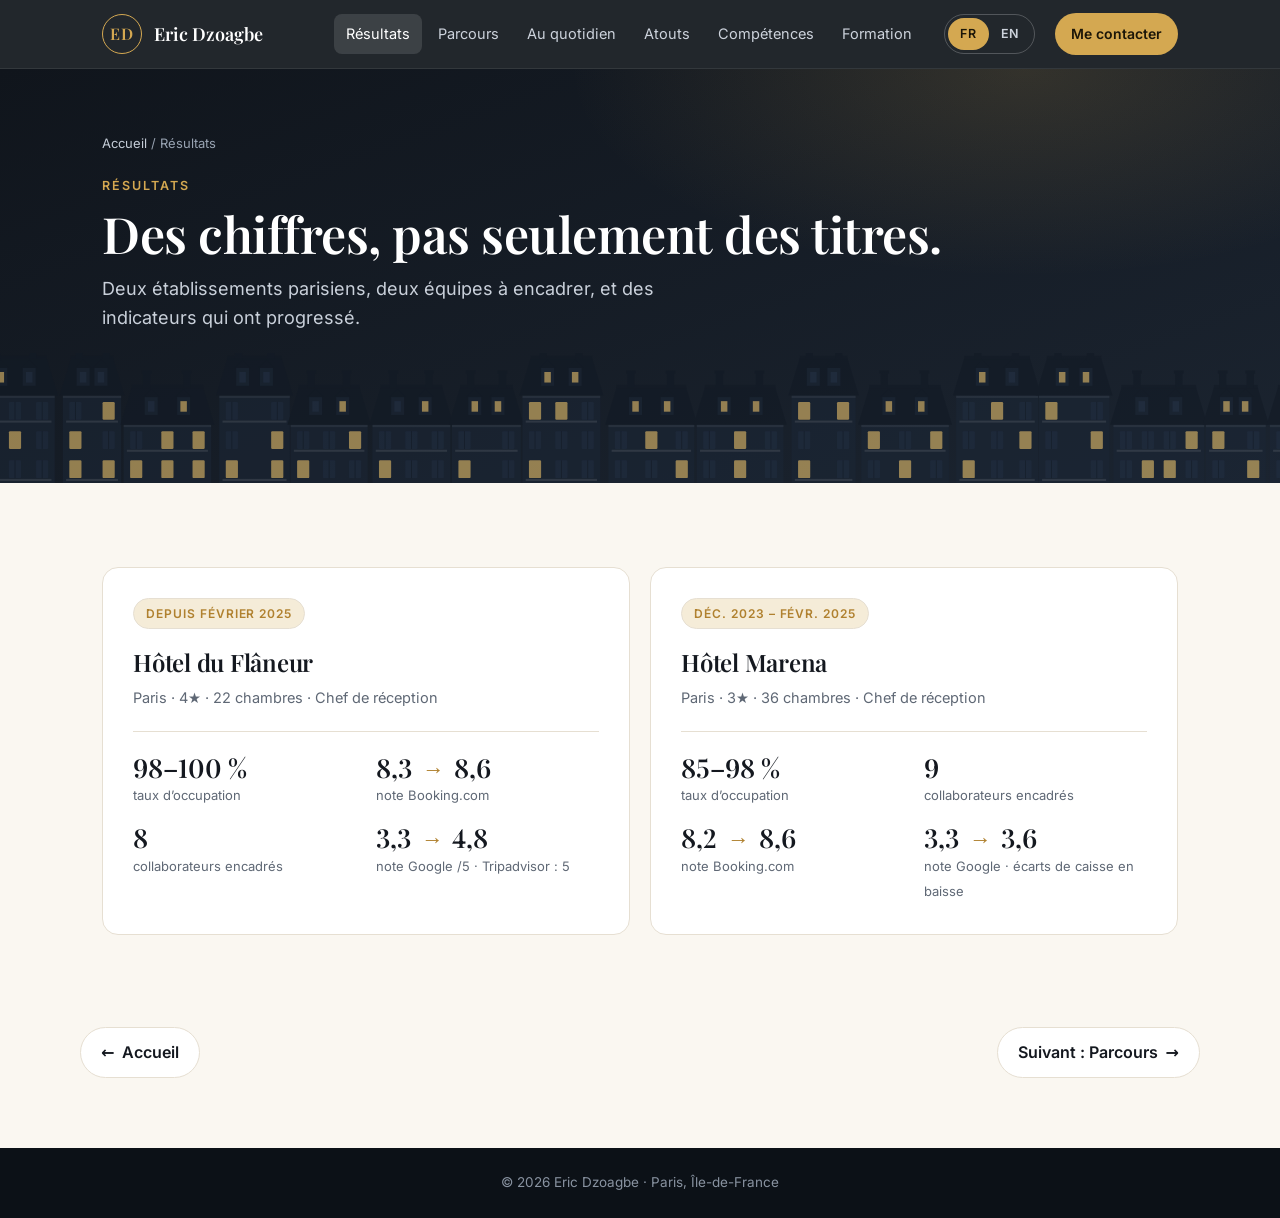
<file: resultats.html>
<!doctype html>
<html lang="fr">
<head>
<meta charset="utf-8">
<meta name="viewport" content="width=device-width, initial-scale=1">
<title data-en="Results · Eric Dzoagbe">Résultats · Eric Dzoagbe</title>
<meta name="description" content="Résultats chiffrés : taux d’occupation, équipes encadrées, notes clients.">
<meta property="og:type" content="website">
<meta property="og:site_name" content="Eric Dzoagbe · Portfolio">
<meta property="og:title" content="Résultats · Eric Dzoagbe">
<meta property="og:description" content="Résultats chiffrés : taux d’occupation, équipes encadrées, notes clients.">
<meta property="og:url" content="https://edzoagbe.github.io/Portfolio.EricD/resultats.html">
<meta property="og:image" content="https://edzoagbe.github.io/Portfolio.EricD/og-image.png">
<meta property="og:image:width" content="1200">
<meta property="og:image:height" content="627">
<meta property="og:image:alt" content="Eric Dzoagbe · Front Office Manager · Paris">
<meta property="og:locale" content="fr_FR">
<meta name="twitter:card" content="summary_large_image">
<link rel="stylesheet" href="style.css">
<link rel="icon" href="favicon.svg" type="image/svg+xml">
<link rel="icon" href="favicon-32.png" sizes="32x32" type="image/png">
<link rel="apple-touch-icon" href="apple-touch-icon.png">
</head>
<body>
<header><div class="wrap bar">
  <a class="brand" href="index.html" aria-label="Eric Dzoagbe, accueil"><span class="mono">ED</span><b>Eric Dzoagbe</b></a>
  <nav aria-label="Navigation"><a href="resultats.html" aria-current="page" data-en="Results">Résultats</a><a href="parcours.html" data-en="Career">Parcours</a><a href="missions.html" data-en="Day to day">Au quotidien</a><a href="atouts.html" data-en="Strengths">Atouts</a><a href="competences.html" data-en="Skills">Compétences</a><a href="formation.html" data-en="Education">Formation</a><a class="only-menu" href="contact.html" data-en="Contact">Contact</a></nav>
  <div class="lang" role="group" aria-label="Langue / Language"><button type="button" data-lang="fr" aria-pressed="true">FR</button><button type="button" data-lang="en" aria-pressed="false">EN</button></div>
  <a class="cta-nav" href="contact.html" data-en="Contact me">Me contacter</a>
  <button class="menu-btn" type="button" aria-label="Menu" aria-expanded="false">☰</button>
</div></header>
<main id="top">
<section class="banner"><div class="wrap"><div class="crumb"><a href="index.html" data-en="Home">Accueil</a> / <span data-en="Results">Résultats</span></div><span class="kicker" data-en="Results">Résultats</span><h1 class="title" data-en="Numbers, not just titles.">Des chiffres, pas seulement des titres.</h1><p data-en="Two Paris hotels, two teams to lead, and indicators that went up.">Deux établissements parisiens, deux équipes à encadrer, et des indicateurs qui ont progressé.</p></div><img class="rooftops" src="img/rooftops.svg" alt=""></section>
<div class="page-body"><section id="resultats"><div class="wrap">
  
  <div class="res-grid">
    <article class="res"><span class="tag" data-en="Since February 2025">Depuis février 2025</span><h3>Hôtel du Flâneur</h3><div class="sub" data-en="Paris · 4★ · 22 rooms · Front Office Manager">Paris · 4★ · 22 chambres · Chef de réception</div>
      <div class="kv">
        <div><b>98–100 %</b><span data-en="occupancy rate">taux d’occupation</span></div><div><b>8,3 <span class="arrow">→</span> 8,6</b><span data-en="Booking.com rating">note Booking.com</span></div>
        <div><b>8</b><span data-en="team members managed">collaborateurs encadrés</span></div><div><b>3,3 <span class="arrow">→</span> 4,8</b><span data-en="Google rating /5 · Tripadvisor: 5">note Google /5 · Tripadvisor : 5</span></div>
      </div></article>
    <article class="res"><span class="tag" data-en="Dec. 2023 – Feb. 2025">Déc. 2023 – févr. 2025</span><h3>Hôtel Marena</h3><div class="sub" data-en="Paris · 3★ · 36 rooms · Front Office Manager">Paris · 3★ · 36 chambres · Chef de réception</div>
      <div class="kv">
        <div><b>85–98 %</b><span data-en="occupancy rate">taux d’occupation</span></div><div><b>9</b><span data-en="team members managed">collaborateurs encadrés</span></div>
        <div><b>8,2 <span class="arrow">→</span> 8,6</b><span data-en="Booking.com rating">note Booking.com</span></div><div><b>3,3 <span class="arrow">→</span> 3,6</b><span data-en="Google rating · cash discrepancies down">note Google · écarts de caisse en baisse</span></div>
      </div></article>
  </div>
</div></section></div>
<div class="wrap nextbar"><a href="index.html">← <span data-en="Home">Accueil</span></a><a href="parcours.html"><span data-en="Next: Career">Suivant : Parcours</span> →</a></div>
</main>
<footer><span data-en="© 2026 Eric Dzoagbe · Paris, Île-de-France">© 2026 Eric Dzoagbe · Paris, Île-de-France</span></footer>
<script src="app.js"></script>
</body>
</html>
</file>
<file: style.css>
@font-face{font-family:"Playfair Display";font-weight:500;font-style:normal;src:url(fonts/playfair-display-latin-500-normal.woff2) format("woff2");font-display:swap}
@font-face{font-family:"Playfair Display";font-weight:600;font-style:normal;src:url(fonts/playfair-display-latin-600-normal.woff2) format("woff2");font-display:swap}
@font-face{font-family:"Playfair Display";font-weight:700;font-style:normal;src:url(fonts/playfair-display-latin-700-normal.woff2) format("woff2");font-display:swap}
@font-face{font-family:"Playfair Display";font-weight:500;font-style:italic;src:url(fonts/playfair-display-latin-500-italic.woff2) format("woff2");font-display:swap}
@font-face{font-family:Inter;font-weight:400;src:url(fonts/inter-latin-400-normal.woff2) format("woff2");font-display:swap}
@font-face{font-family:Inter;font-weight:500;src:url(fonts/inter-latin-500-normal.woff2) format("woff2");font-display:swap}
@font-face{font-family:Inter;font-weight:600;src:url(fonts/inter-latin-600-normal.woff2) format("woff2");font-display:swap}
:root{--ink:#14181f;--ink2:#2a313c;--mute:#5f6875;--line:#e6dfd2;--ivory:#faf7f1;--paper:#ffffff;--gold:#b0812f;--gold2:#d4a851;--goldsoft:#f5ecd8;--night:#10151c;--night2:#1b2430;--r:16px;--max:1120px}
*{box-sizing:border-box;margin:0;padding:0}
html{scroll-behavior:smooth;scroll-padding-top:84px}
body{font-family:Inter,system-ui,sans-serif;color:var(--ink);background:var(--ivory);line-height:1.6;-webkit-font-smoothing:antialiased}
a{color:inherit}
.wrap{max-width:var(--max);margin:0 auto;padding:0 22px}
h1,h2,h3,.serif{font-family:"Playfair Display",Georgia,serif;font-weight:600;letter-spacing:-.01em;font-variant-numeric:lining-nums}
.stat .v,.kv b{font-variant-numeric:lining-nums}

/* nav */
header{position:sticky;top:0;z-index:20;background:rgba(16,21,28,.92);backdrop-filter:blur(10px);border-bottom:1px solid rgba(255,255,255,.08)}
.bar{display:flex;align-items:center;gap:20px;height:68px}
.brand{display:flex;align-items:center;gap:12px;text-decoration:none;color:#fff}
.mono{width:40px;height:40px;border-radius:50%;display:grid;place-items:center;border:1.5px solid var(--gold2);color:var(--gold2);font-family:"Playfair Display",serif;font-weight:600;font-size:16px;letter-spacing:.04em}
.brand b{font-family:"Playfair Display",serif;font-weight:600;font-size:18px}
nav{margin-left:auto;display:flex;gap:4px}
nav a{color:#cdd3dc;text-decoration:none;font-size:14.5px;padding:8px 12px;border-radius:8px}
nav a:hover{color:#fff;background:rgba(255,255,255,.07)}
.lang{display:flex;border:1px solid rgba(255,255,255,.22);border-radius:999px;padding:3px}
.lang button{font:inherit;font-size:12.5px;font-weight:600;letter-spacing:.06em;color:#cdd3dc;background:none;border:0;border-radius:999px;padding:6px 12px;cursor:pointer}
.lang button[aria-pressed="true"]{background:var(--gold2);color:#1b1608}
.cta-nav{background:var(--gold2);color:#1b1608;font-weight:600;font-size:14px;text-decoration:none;padding:10px 16px;border-radius:999px;white-space:nowrap}
.cta-nav:hover{background:#e2bb68}

/* hero with the Paris skyline */
.hero{background:linear-gradient(180deg,#0b1017 0%,#10151c 45%,#151d28 100%);color:#fff;padding:78px 0 300px;position:relative;overflow:hidden}
.hero:after{content:"";position:absolute;left:0;right:0;bottom:0;height:1px;background:linear-gradient(90deg,transparent,var(--gold2),transparent);z-index:2}
.skyline{position:absolute;left:0;right:0;bottom:0;width:100%;height:540px;pointer-events:none;-webkit-mask-image:linear-gradient(to bottom,transparent 0,#000 20%);mask-image:linear-gradient(to bottom,transparent 0,#000 20%)}
.hero .wrap{position:relative;z-index:1}
.portrait{position:absolute;right:22px;top:-4px;width:224px;height:284px;border-radius:112px 112px 22px 22px;border:1.5px solid rgba(212,168,81,.75);background:radial-gradient(circle at 50% 30%,#273243,#141b25);box-shadow:0 24px 60px rgba(0,0,0,.45),0 0 0 7px rgba(212,168,81,.10);overflow:hidden;display:grid;place-items:center;text-align:center}
.portrait img{position:absolute;inset:0;width:100%;height:100%;object-fit:cover;z-index:2}
.portrait .ph{display:grid;gap:10px;justify-items:center;color:#9ba6b5;font-size:12.5px;letter-spacing:.06em;padding-top:26px}
.portrait .ph svg{width:96px;height:96px;stroke:var(--gold2);fill:none;stroke-width:1.6;opacity:.85}
.hero-copy{max-width:620px}
.eyebrow{display:inline-flex;align-items:center;gap:10px;font-size:12.5px;font-weight:600;letter-spacing:.16em;text-transform:uppercase;color:var(--gold2)}
.eyebrow:before{content:"";width:34px;height:1px;background:var(--gold2)}
h1{font-size:clamp(34px,5.2vw,56px);line-height:1.08;margin:18px 0 22px;text-shadow:0 2px 24px rgba(0,0,0,.45)}
h1 em{font-style:italic;font-weight:500;color:var(--gold2)}
.lead{font-size:18px;color:#cdd4de;max-width:34em}
.actions{display:flex;flex-wrap:wrap;gap:12px;margin-top:30px}
.btn{display:inline-flex;align-items:center;gap:8px;font:inherit;font-weight:600;font-size:15px;text-decoration:none;border-radius:999px;padding:13px 22px;border:1px solid transparent}
.btn-gold{background:var(--gold2);color:#1b1608}.btn-gold:hover{background:#e2bb68}
.btn svg{width:17px;height:17px;stroke:currentColor;fill:none;stroke-width:2;stroke-linecap:round;stroke-linejoin:round}
.btn-line{border-color:rgba(255,255,255,.3);color:#fff;background:rgba(16,21,28,.4)}.btn-line:hover{background:rgba(255,255,255,.1)}
.cv-menu{position:relative}
.cv-menu summary{list-style:none;cursor:pointer;user-select:none}
.cv-menu summary::-webkit-details-marker{display:none}
.cv-menu .caret{width:14px;height:14px;transition:transform .15s}
.cv-menu[open] .caret{transform:rotate(180deg)}
.cv-list{position:absolute;left:0;top:calc(100% + 8px);z-index:20;min-width:100%;display:grid;gap:2px;padding:6px;border-radius:14px;background:var(--night2);border:1px solid rgba(255,255,255,.18);box-shadow:0 14px 34px rgba(0,0,0,.45)}
.cv-list a{display:block;white-space:nowrap;padding:10px 14px;border-radius:9px;color:#fff;text-decoration:none;font-weight:500;font-size:14.5px}
.cv-list a:hover,.cv-list a:focus-visible{background:rgba(212,168,81,.18);color:var(--gold2)}
.chips{display:flex;flex-wrap:wrap;gap:8px;margin-top:26px}
.chip{font-size:13px;color:#d8dde5;border:1px solid rgba(255,255,255,.18);border-radius:999px;padding:6px 13px;background:rgba(16,21,28,.55)}
.info{display:flex;flex-wrap:wrap;gap:8px 22px;margin-top:22px;font-size:14px;color:#aeb7c4}
.info span,.info a{display:inline-flex;align-items:center;gap:8px}
.info a{color:var(--gold2);text-decoration:none;font-weight:600}.info a:hover{color:#fff}
.info svg{width:16px;height:16px;stroke:var(--gold2);fill:none;stroke-width:1.8;flex:none}

/* sections */
section{padding:84px 0}
.kicker{font-size:12.5px;font-weight:600;letter-spacing:.16em;text-transform:uppercase;color:var(--gold)}
h2.title{font-size:clamp(28px,3.6vw,40px);line-height:1.15;margin:10px 0 14px}
.head{max-width:680px;margin-bottom:40px}
.head p{color:var(--mute);font-size:17px}

/* stats */
.stats{margin-top:-52px;position:relative;z-index:3}
.stat-grid{display:grid;grid-template-columns:repeat(6,1fr);background:var(--paper);border:1px solid var(--line);border-radius:20px;box-shadow:0 24px 50px rgba(20,24,31,.12)}
.stat{padding:24px 18px;text-align:center;border-right:1px solid var(--line)}
.stat:last-child{border-right:0}
.stat .v{font-family:"Playfair Display",serif;font-size:30px;font-weight:600;color:var(--ink);line-height:1.1}
.stat .v small{font-size:.55em;color:var(--gold)}
.stat .l{font-size:13px;color:var(--mute);margin-top:6px;line-height:1.35}

/* results */
.res-grid{display:grid;grid-template-columns:1fr 1fr;gap:20px}
.res{background:var(--paper);border:1px solid var(--line);border-radius:var(--r);padding:30px}
.res .tag{display:inline-block;font-size:12px;font-weight:600;letter-spacing:.08em;text-transform:uppercase;color:var(--gold);background:var(--goldsoft);border-radius:999px;padding:5px 12px}
.res h3{font-size:24px;margin:14px 0 4px}
.res .sub{color:var(--mute);font-size:14.5px}
.kv{display:grid;grid-template-columns:1fr 1fr;gap:16px 20px;margin-top:22px;padding-top:22px;border-top:1px solid var(--line)}
.kv b{display:block;font-family:"Playfair Display",serif;font-size:26px;font-weight:600;line-height:1.1}
.kv span{font-size:13px;color:var(--mute)}
.kv b .arrow{font-family:Inter,sans-serif;font-size:.85em;font-weight:500;color:var(--gold);padding:0 4px;vertical-align:.04em;display:inline}

/* timeline */
.band{background:var(--paper);border-top:1px solid var(--line);border-bottom:1px solid var(--line)}
.tl{position:relative;display:grid;gap:18px;padding-left:34px}
.tl:before{content:"";position:absolute;left:11px;top:6px;bottom:6px;width:2px;background:linear-gradient(var(--gold2),var(--line))}
.job{position:relative;background:var(--ivory);border:1px solid var(--line);border-radius:var(--r);padding:22px 26px}
.job:before{content:"";position:absolute;left:-30px;top:28px;width:14px;height:14px;border-radius:50%;background:var(--paper);border:3px solid var(--gold2)}
.job.now:before{background:var(--gold2)}
.job .when{font-size:12.5px;font-weight:600;letter-spacing:.08em;text-transform:uppercase;color:var(--gold)}
.job h3{font-size:21px;margin:4px 0 2px}
.job .where{font-size:14.5px;color:var(--mute)}
.job ul{margin:12px 0 0 18px;color:var(--ink2);font-size:15px;display:grid;gap:4px}
.job li::marker{color:var(--gold2)}
.mini{display:flex;flex-wrap:wrap;gap:8px;margin-top:12px}
.mini span{font-size:12.5px;background:var(--goldsoft);color:#6d4f14;border-radius:999px;padding:4px 11px}

/* strengths */
.s-grid{display:grid;grid-template-columns:repeat(4,1fr);gap:16px}
.s{background:var(--paper);border:1px solid var(--line);border-radius:var(--r);padding:24px 22px}
.s .ic{width:42px;height:42px;border-radius:12px;background:var(--goldsoft);display:grid;place-items:center;margin-bottom:14px}
.s .ic svg{width:21px;height:21px;stroke:var(--gold);fill:none;stroke-width:1.8;stroke-linecap:round;stroke-linejoin:round}
.s h3{font-size:18px;margin-bottom:6px}
.s p{font-size:14px;color:var(--mute)}

/* skills */
.sk-grid{display:grid;grid-template-columns:repeat(3,1fr);gap:16px}
.sk{background:var(--paper);border:1px solid var(--line);border-radius:var(--r);padding:24px}
.sk h3{font-size:17px;margin-bottom:12px}
.tags{display:flex;flex-wrap:wrap;gap:8px}
.tag{font-size:13.5px;border:1px solid var(--line);border-radius:999px;padding:5px 12px;background:var(--ivory);color:var(--ink2)}

/* education + beyond */
.two{display:grid;grid-template-columns:1.1fr .9fr;gap:20px}
.m-grid{display:grid;grid-template-columns:1fr 1fr;gap:16px}
.m{background:var(--paper);border:1px solid var(--line);border-radius:var(--r);padding:26px}
.m h3{font-size:20px;margin-bottom:12px;display:flex;align-items:center;gap:10px}
.m h3 i{font-style:normal;font-size:12px;font-weight:600;letter-spacing:.14em;color:var(--gold)}
.m ul{margin:0;padding-left:18px;display:grid;gap:7px;color:var(--ink2,#2b3340);font-size:15px}
.note{font-size:13px;color:var(--mute);margin-top:18px}
.box{background:var(--paper);border:1px solid var(--line);border-radius:var(--r);padding:28px}
.box h3{font-size:22px;margin-bottom:16px}
.edu{display:grid;gap:16px}
.edu div{padding-left:16px;border-left:2px solid var(--gold2)}
.edu b{display:block;font-size:15px}
.edu span{font-size:14px;color:var(--mute)}
.beyond{display:grid;gap:18px}
.beyond div{display:grid;gap:3px}
.beyond b{font-size:15px}
.beyond span{font-size:14px;color:var(--mute)}
.beyond a{color:var(--gold);font-weight:600;text-decoration:none}
.beyond a:hover{text-decoration:underline}

/* contact */
.contact{background:linear-gradient(160deg,var(--night),var(--night2));color:#fff;text-align:center;position:relative;overflow:hidden;padding-bottom:150px}
.contact .wrap{position:relative;z-index:1}
.contact h2{font-size:clamp(28px,4vw,42px);margin-bottom:12px}
.contact p{color:#c9d0da;max-width:34em;margin:0 auto 28px;font-size:17px}
.c-row{display:flex;flex-wrap:wrap;gap:14px;justify-content:center}
.contact .rooftops{position:absolute;left:0;right:0;bottom:0;width:100%;height:120px;opacity:.55}
footer{background:#0c1117;color:#8993a1;font-size:13.5px;padding:24px 0;text-align:center}

@media (max-width:980px){
  .stat-grid{grid-template-columns:repeat(3,1fr)}.stat:nth-child(3){border-right:0}.stat:nth-child(-n+3){border-bottom:1px solid var(--line)}
  .res-grid,.two,.m-grid{grid-template-columns:1fr}.s-grid{grid-template-columns:repeat(2,1fr)}.sk-grid{grid-template-columns:1fr 1fr}
  nav{display:none}.lang{margin-left:auto}
  .portrait{position:relative;right:auto;top:auto;width:150px;height:190px;border-radius:75px 75px 18px 18px;margin:0 0 26px}.portrait .ph svg{width:64px;height:64px}.portrait .ph{font-size:11px;padding-top:14px}
}
@media (max-width:620px){
  section{padding:60px 0}.hero{padding:50px 0 360px}.skyline{height:340px}
  .stat-grid{grid-template-columns:repeat(2,1fr)}.stat:nth-child(3){border-right:1px solid var(--line)}.stat:nth-child(even){border-right:0}.stat:nth-child(-n+4){border-bottom:1px solid var(--line)}
  .s-grid,.sk-grid{grid-template-columns:1fr}.tl{padding-left:28px}.job:before{left:-28px}.job{padding:18px}
  .brand b{font-size:16px}.cta-nav{display:none}.contact{padding-bottom:110px}
}

/* multi-page additions */
nav a[aria-current="page"]{color:#fff;background:rgba(255,255,255,.12)}
.only-menu{display:none}
.menu-btn{display:none;width:42px;height:42px;border-radius:12px;border:1px solid rgba(255,255,255,.22);background:none;color:#fff;font-size:20px;cursor:pointer}
.banner{background:radial-gradient(700px 320px at 80% 0%,rgba(212,168,81,.16),transparent 65%),linear-gradient(160deg,var(--night),var(--night2));color:#fff;position:relative;overflow:hidden;padding:64px 0 150px}
.banner .wrap{position:relative;z-index:1}
.crumb{font-size:13px;color:#98a3b2;margin-bottom:18px}
.crumb a{color:#c4ccd7;text-decoration:none}.crumb a:hover{color:#fff}
.banner .kicker{color:var(--gold2)}
.banner h1{font-size:clamp(32px,4.6vw,50px);margin:10px 0 14px;text-shadow:none}
.banner p{color:#c9d0da;font-size:18px;max-width:34em}
.banner .rooftops,.contact .rooftops{position:absolute;left:0;right:0;bottom:0;width:100%;height:130px;object-fit:cover;object-position:center bottom;opacity:.6;pointer-events:none}
.page{padding:64px 0 40px}
.nextbar{display:flex;justify-content:space-between;gap:16px;flex-wrap:wrap;padding:8px 0 70px}
.nextbar a{display:inline-flex;align-items:center;gap:8px;font-weight:600;text-decoration:none;color:var(--ink);border:1px solid var(--line);background:var(--paper);border-radius:999px;padding:12px 20px}
.nextbar a:hover{border-color:var(--gold2);color:var(--gold)}
.t-section{padding:70px 0 40px}
.t-grid{display:grid;grid-template-columns:repeat(3,1fr);gap:16px}
.t{display:block;text-decoration:none;background:var(--paper);border:1px solid var(--line);border-radius:var(--r);padding:26px;transition:transform .15s,box-shadow .15s,border-color .15s}
.t:hover{transform:translateY(-3px);border-color:var(--gold2);box-shadow:0 16px 36px rgba(20,24,31,.08)}
.t .n{font-size:12px;font-weight:600;letter-spacing:.14em;color:var(--gold)}
.t h3{font-size:22px;margin:8px 0 8px}
.t p{font-size:14.5px;color:var(--mute)}
.t .go{display:inline-block;margin-top:14px;font-size:14px;font-weight:600;color:var(--gold)}
.contact{padding:110px 0 200px}
.contact h1{font-size:clamp(30px,4.4vw,46px);margin:0 0 14px;text-shadow:none}
@media (max-width:980px){
  .menu-btn{display:grid;place-items:center}.lang{margin-left:auto}
  nav{display:none;position:absolute;top:68px;left:0;right:0;flex-direction:column;gap:2px;background:#10151c;padding:10px 22px 18px;border-bottom:1px solid rgba(255,255,255,.1)}
  header.open nav{display:flex}
  .only-menu{display:block}
  nav a{padding:12px 10px;font-size:16px}
  .t-grid{grid-template-columns:1fr 1fr}
}
@media (max-width:620px){.t-grid{grid-template-columns:1fr}.bar{gap:12px}.banner{padding:44px 0 120px}.page{padding:44px 0 30px}.contact{padding:80px 0 150px}}

/* contact cards */
.c-grid{display:grid;grid-template-columns:1.25fr 1fr;gap:22px;max-width:980px;margin:40px auto 0;text-align:left;align-items:start}
.c-card{background:rgba(255,255,255,.045);border:1px solid rgba(255,255,255,.14);border-radius:var(--r);padding:26px 28px}
.c-touch{background:linear-gradient(150deg,rgba(212,168,81,.16),rgba(255,255,255,.04));border-color:rgba(212,168,81,.35)}
.contact .c-card h2{font-family:Inter,system-ui,sans-serif;font-size:18px;font-weight:600;margin:0 0 12px}
.contact .c-card p{margin:0 0 20px;max-width:none;font-size:15.5px}
.c-card h3{font-family:Inter,system-ui,sans-serif;font-size:12px;font-weight:600;letter-spacing:.14em;text-transform:uppercase;color:var(--gold2);margin:0 0 12px}
.c-roles{display:flex;flex-wrap:wrap;gap:8px}
.c-roles span{font-size:13px;font-weight:600;color:var(--gold2);border:1px solid rgba(212,168,81,.4);border-radius:999px;padding:6px 13px;background:rgba(212,168,81,.08)}
.c-details summary{list-style:none;cursor:pointer;user-select:none;display:flex;align-items:center;justify-content:space-between;gap:10px;background:#fff;color:#14181f;font-weight:600;font-size:15px;border-radius:12px;padding:14px 18px}
.c-details summary::-webkit-details-marker{display:none}
.c-details .caret{width:15px;height:15px;stroke:currentColor;fill:none;stroke-width:2.2;stroke-linecap:round;stroke-linejoin:round;transition:transform .15s}
.c-details[open] .caret{transform:rotate(180deg)}
.c-details{position:relative}
.c-list{position:absolute;left:0;right:0;top:calc(100% + 8px);z-index:20;display:grid;gap:2px;padding:8px;border-radius:12px;background:#fff;border:1px solid var(--line);box-shadow:0 18px 40px rgba(0,0,0,.45)}
.c-list a{display:flex;align-items:center;gap:11px;color:var(--ink);text-decoration:none;font-weight:600;font-size:15px;padding:10px 12px;border-radius:10px;overflow-wrap:anywhere}
.c-list a:hover,.c-list a:focus-visible{background:var(--goldsoft)}
.c-list a svg{color:var(--gold)}
.c-list svg,.c-cvs svg{width:17px;height:17px;flex:none;stroke:currentColor;fill:none;stroke-width:2;stroke-linecap:round;stroke-linejoin:round}
.c-cvs{display:grid;grid-template-columns:1fr 1fr;gap:10px;margin-top:12px}
.c-cvs a{display:flex;align-items:center;justify-content:space-between;gap:8px;color:#fff;text-decoration:none;font-weight:600;font-size:14.5px;border:1px solid rgba(255,255,255,.26);border-radius:12px;padding:13px 16px;background:rgba(16,21,28,.45)}
.c-cvs a:hover,.c-cvs a:focus-visible{background:rgba(255,255,255,.1);border-color:var(--gold2)}
.c-cvs b{display:inline-flex;align-items:center;gap:5px;font-size:13px;color:var(--gold2)}
@media (max-width:820px){.c-grid{grid-template-columns:1fr}}
@media (max-width:420px){.c-cvs{grid-template-columns:1fr}.c-card{padding:22px 20px}}
</file>
